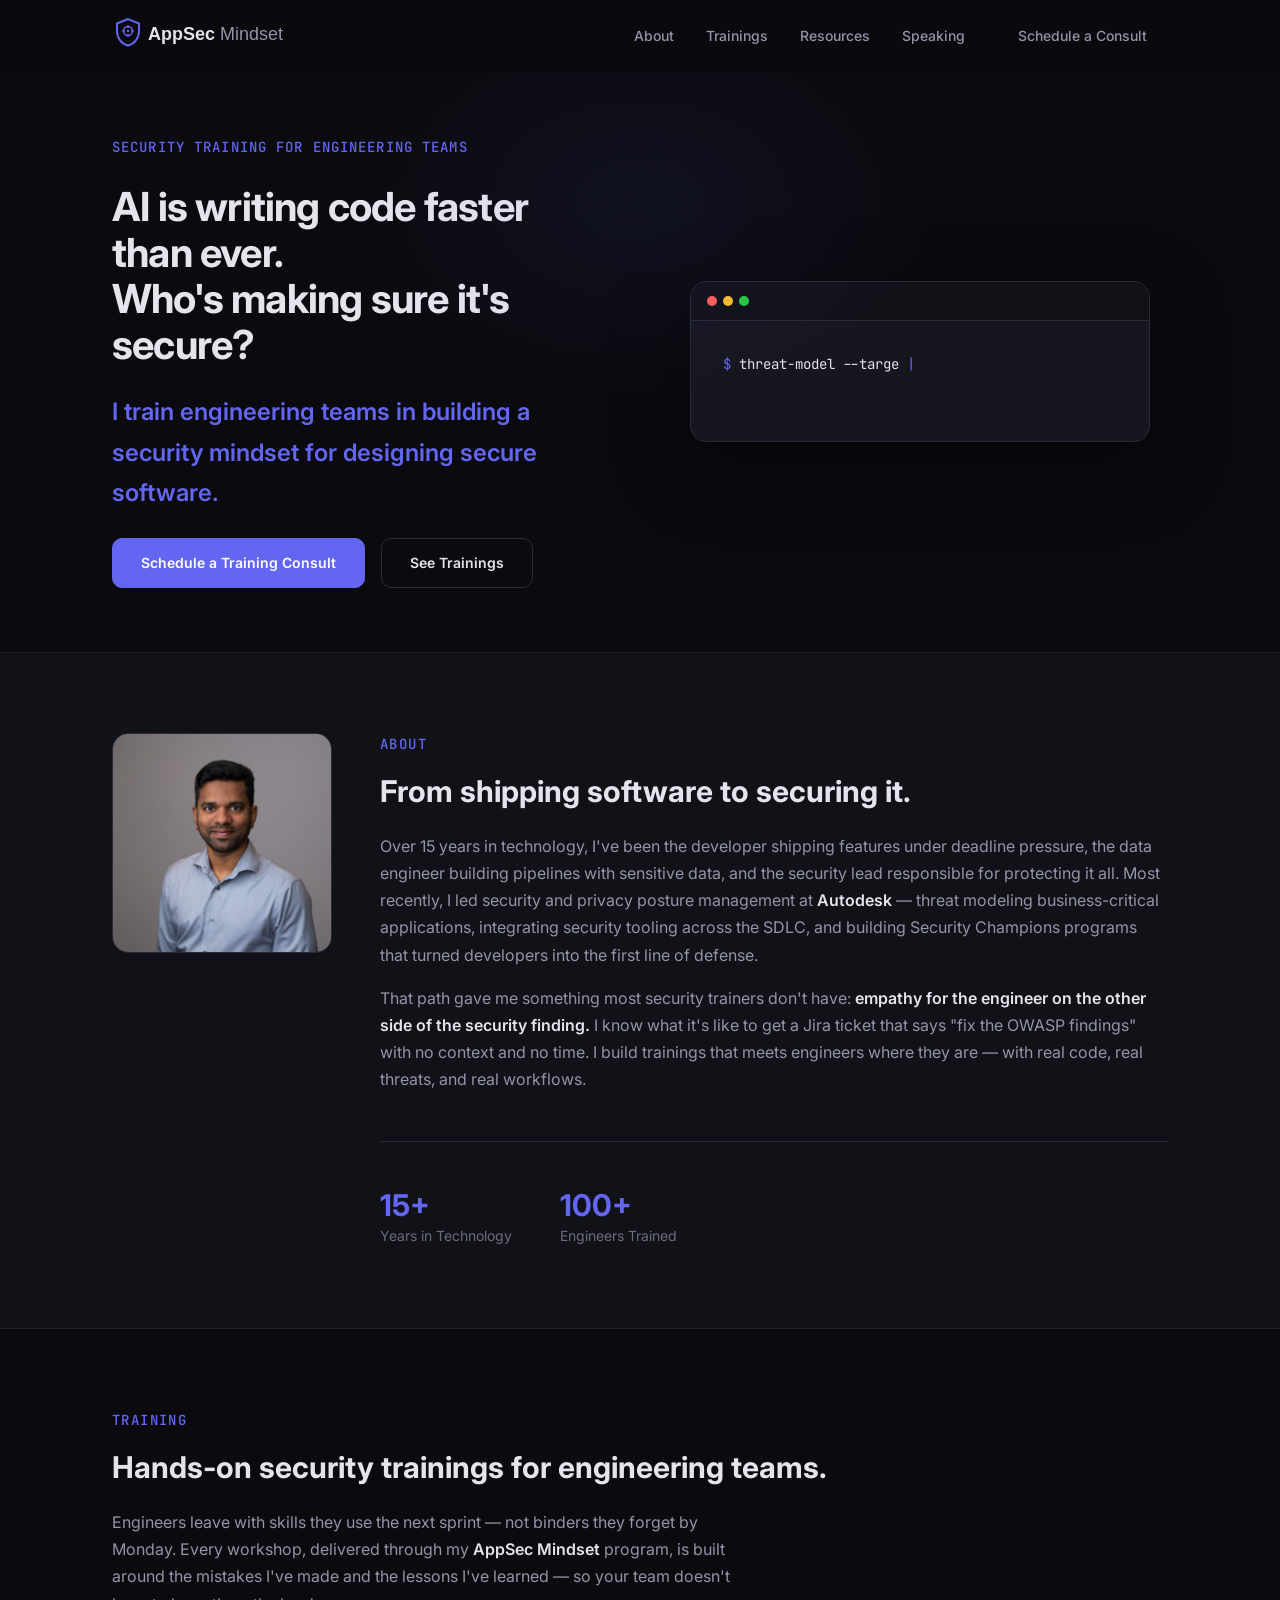
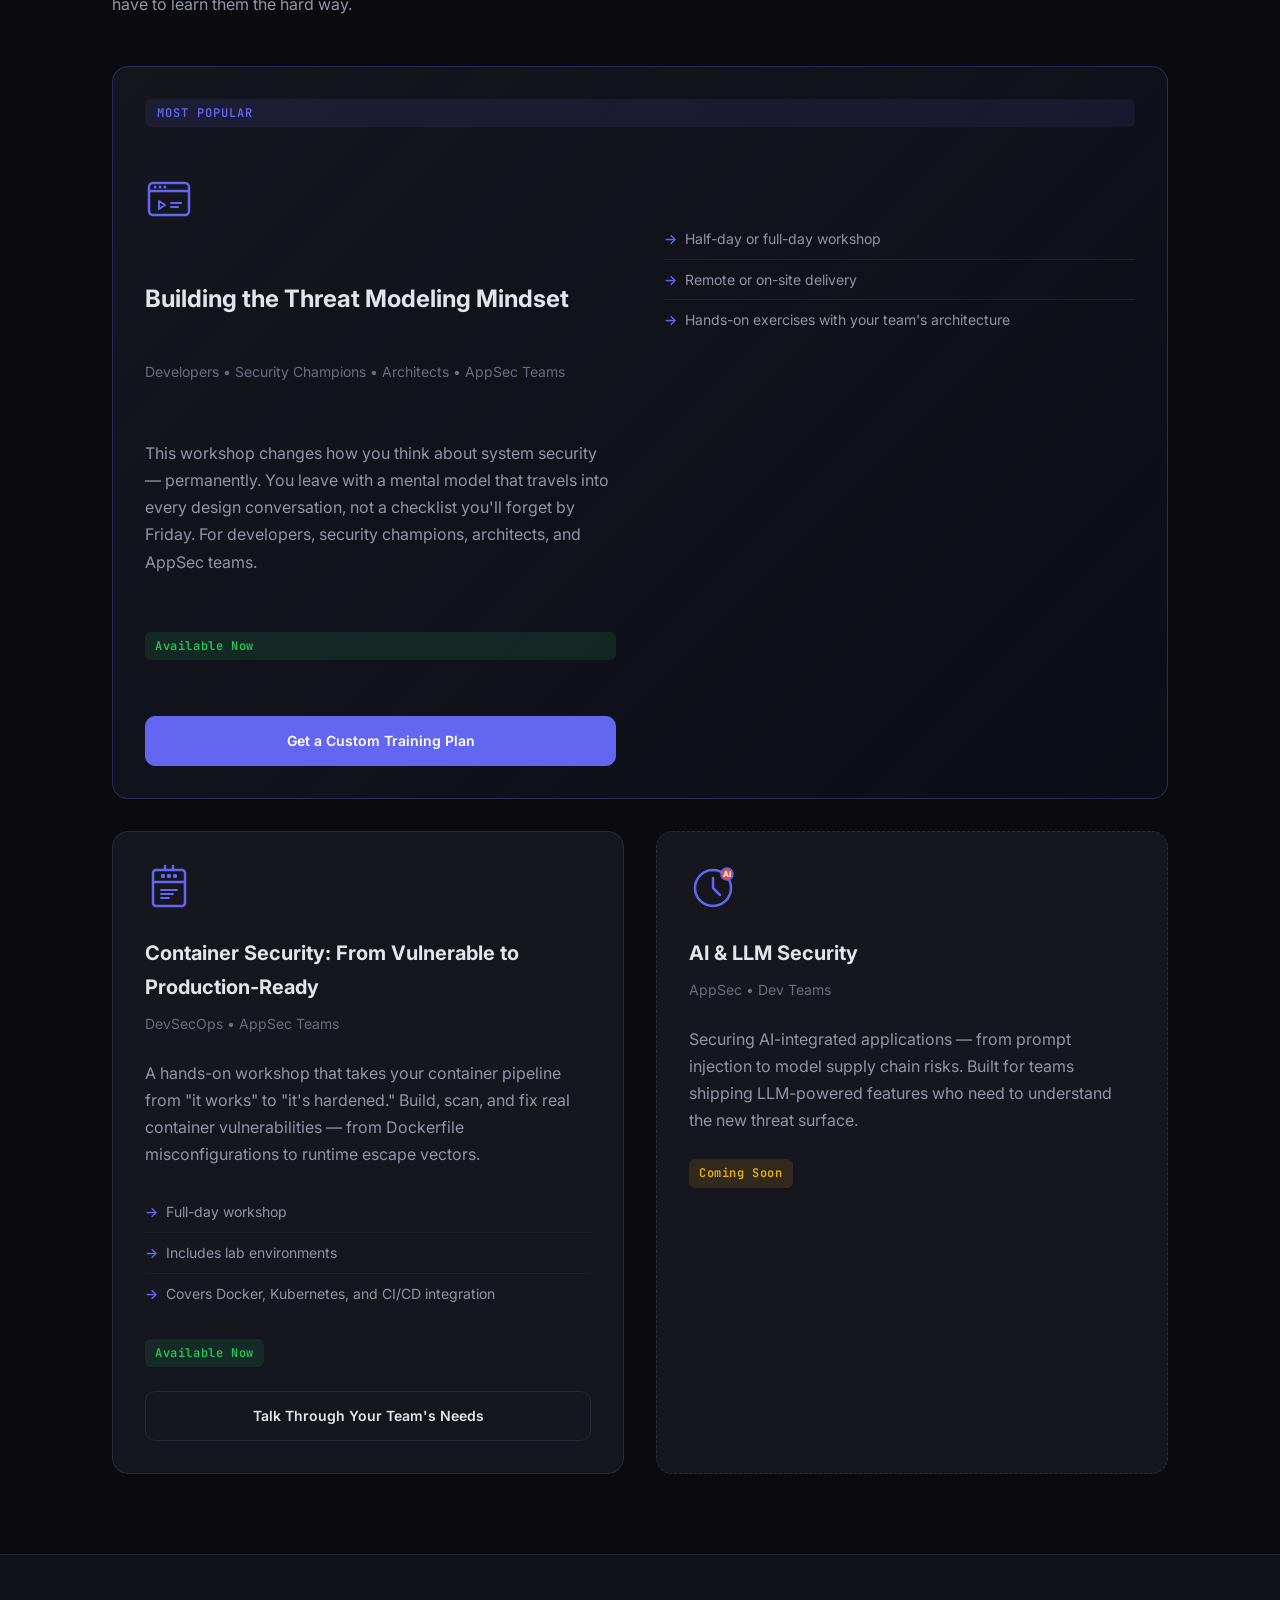
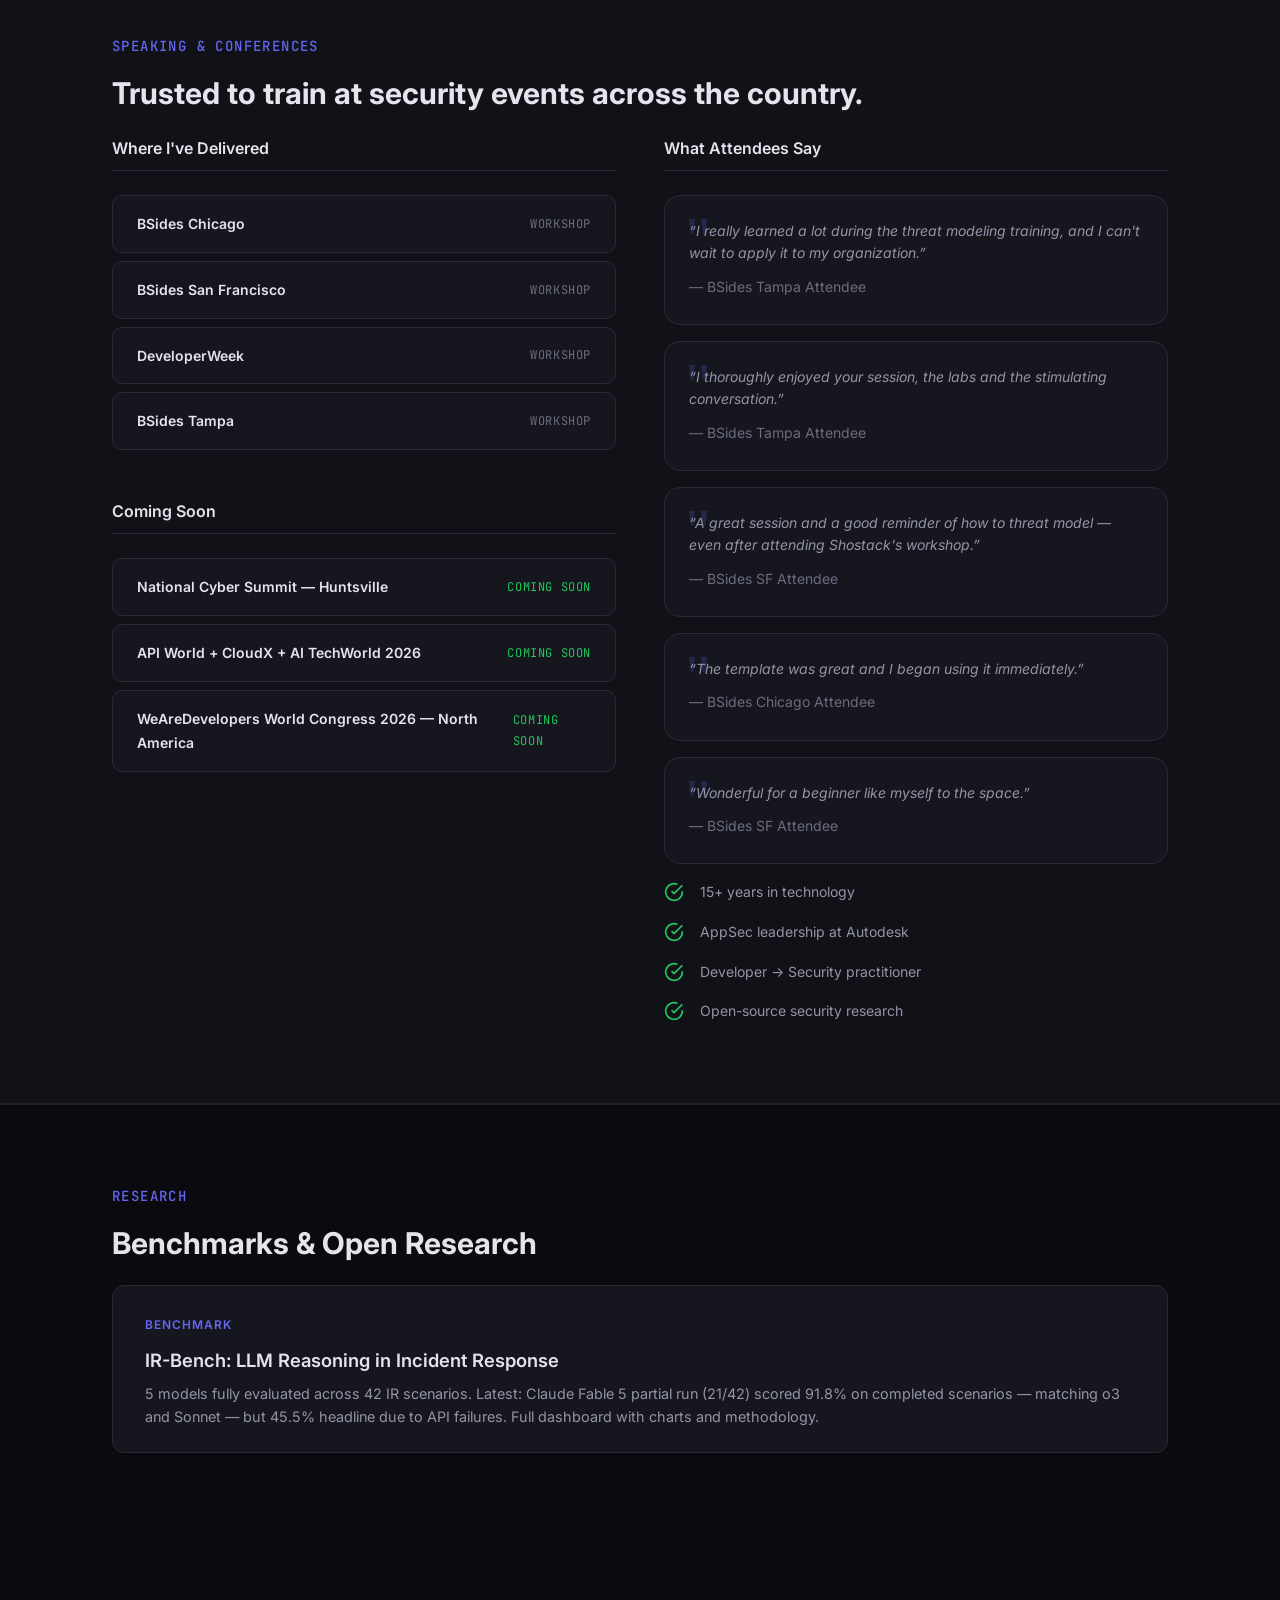
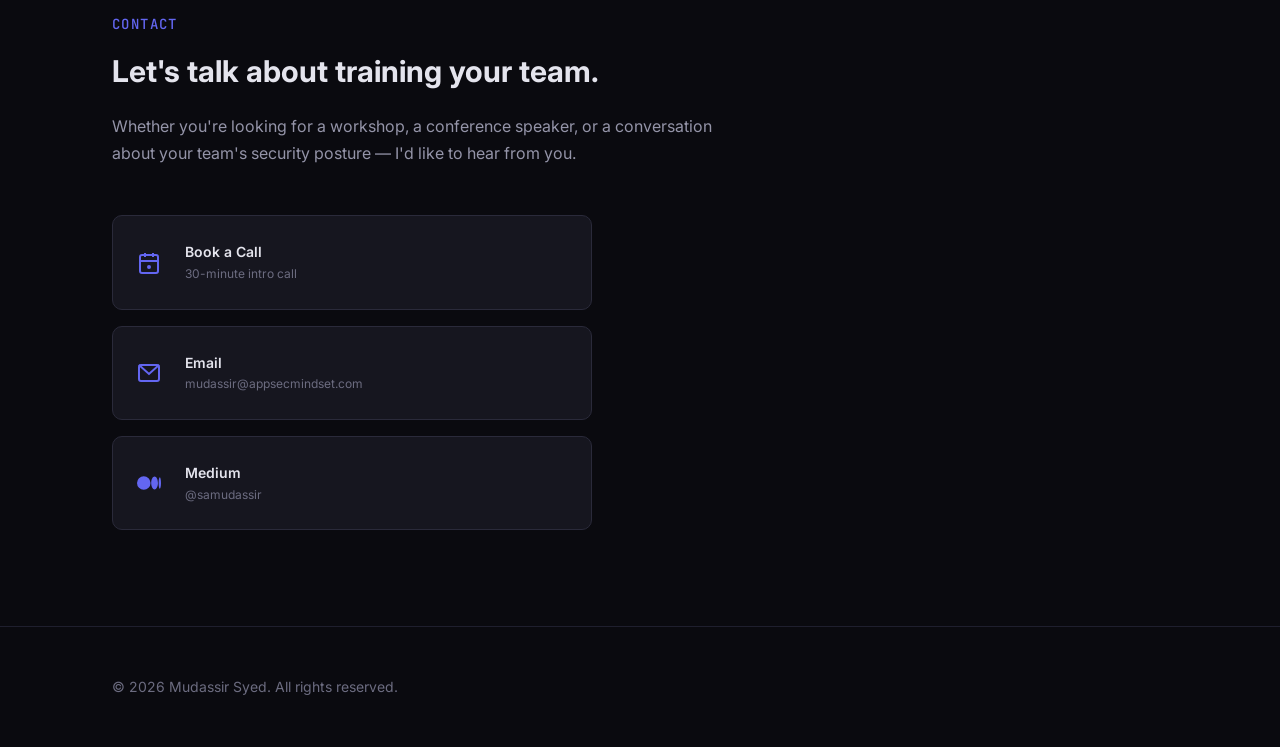
<file: index.html>
<!DOCTYPE html>
<html lang="en">
<head>
  <meta charset="UTF-8">
  <meta name="viewport" content="width=device-width, initial-scale=1.0">
  <title>Mudassir Syed — Security Training for Engineering Teams</title>
  <meta name="description" content="Security gaps don't start in production — they start in the code. Hands-on security training for engineering teams.">
  <meta name="keywords" content="security training, appsec, secure sdlc, threat modeling, container security, ai security, engineering teams">
  <meta name="author" content="Mudassir Syed">
  <meta name="robots" content="index, follow">

  <!-- Open Graph / Facebook -->
  <meta property="og:type" content="website">
  <meta property="og:url" content="https://appsecmindset.com">
  <meta property="og:title" content="Mudassir Syed — Security Training for Engineering Teams">
  <meta property="og:description" content="Security gaps don't start in production — they start in the code. Hands-on security training for engineering teams.">
  <meta property="og:image" content="https://appsecmindset.com/og-image.jpg">

  <!-- Twitter -->
  <meta property="twitter:card" content="summary_large_image">
  <meta property="twitter:url" content="https://appsecmindset.com">
  <meta property="twitter:title" content="Mudassir Syed — Security Training for Engineering Teams">
  <meta property="twitter:description" content="Security gaps don't start in production — they start in the code. Hands-on security training for engineering teams.">
  <meta property="twitter:image" content="https://appsecmindset.com/og-image.jpg">

  <!-- Favicon -->
  <link rel="icon" type="image/svg+xml" href="favicon.svg">

  <!-- Fonts -->
  <link rel="preconnect" href="https://fonts.googleapis.com">
  <link rel="preconnect" href="https://fonts.gstatic.com" crossorigin>
  <link href="https://fonts.googleapis.com/css2?family=Inter:wght@400;500;600;700&family=JetBrains+Mono:wght@400;500&display=swap" rel="stylesheet">

  <!-- Styles -->
  <link rel="stylesheet" href="styles.css">

  <!-- Structured Data -->
  <script type="application/ld+json">
  {
    "@context": "https://schema.org",
    "@type": "Person",
    "name": "Mudassir Syed",
    "jobTitle": "Security Trainer & Consultant",
    "description": "Security training for engineering teams specializing in threat modeling, container security, and AI/LLM security.",
    "url": "https://appsecmindset.com",
    "sameAs": [
      "https://medium.com/@samudassir"
    ],
    "knowsAbout": [
      "Application Security",
      "Threat Modeling",
      "Container Security",
      "AI Security",
      "Secure SDLC",
      "DevSecOps"
    ],
    "hasOccupation": {
      "@type": "Occupation",
      "name": "Security Trainer",
      "occupationLocation": {
        "@type": "Country",
        "name": "United States"
      }
    },
    "alumniOf": {
      "@type": "Organization",
      "name": "Autodesk"
    }
  }
  </script>
</head>
  <!-- Navigation -->
  <nav class="nav" id="nav">
    <div class="nav__inner container">
      <a href="#" class="nav__logo"><img src="logo.svg" alt="AppSec Mindset" class="nav__logo-img"></a>
      <button class="nav__toggle" id="nav-toggle" aria-label="Toggle navigation">
        <span></span>
        <span></span>
        <span></span>
      </button>
      <ul class="nav__links" id="nav-links">
        <li><a href="#about">About</a></li>
        <li><a href="#training">Trainings</a></li>
        <li class="nav__dropdown">
          <a href="#" class="nav__dropdown-toggle">Resources</a>
          <ul class="nav__dropdown-menu">
            <li><a href="phantomrise.html">Phantomrise</a></li>
            <li><a href="ir-bench.html">IR-Bench</a></li>
          </ul>
        </li>
        <li><a href="#speaking">Speaking</a></li>
        <li><a href="#contact" class="btn btn--nav">Schedule a Consult</a></li>
      </ul>
    </div>
  </nav>

  <!-- Hero -->
  <header class="hero" id="hero">
    <div class="container hero__inner">
      <div class="hero__content">
        <p class="hero__label">Security Training for Engineering Teams</p>
        <h1 class="hero__title">
          AI is writing code faster than ever.<br>
          Who's making sure it's secure?
        </h1>
        <p class="hero__subtitle">
          I train engineering teams in building a security mindset for designing secure software.
        </p>
        <div class="hero__cta">
          <a href="#contact" class="btn btn--primary">Schedule a Training Consult</a>
          <a href="#training" class="btn btn--outline">See Trainings</a>
        </div>
      </div>
      <div class="hero__visual">
        <div class="hero__terminal">
          <div class="terminal__header">
            <span class="terminal__dot terminal__dot--red"></span>
            <span class="terminal__dot terminal__dot--yellow"></span>
            <span class="terminal__dot terminal__dot--green"></span>
          </div>
          <div class="terminal__body">
            <div class="terminal__line">
              <span class="terminal__prompt">$</span>
              <span class="terminal__text" id="typewriter"></span>
              <span class="terminal__cursor">|</span>
            </div>
          </div>
        </div>
      </div>
    </div>
  </header>

  <!-- About -->
  <section class="about section" id="about">
    <div class="container">
      <div class="about__inner">
        <div class="about__photo">
          <div class="about__photo-placeholder">
            <img src="headshot.png" alt="Mudassir Syed — Security Trainer and AppSec Leader" />
          </div>
        </div>
        <div class="about__content">
          <h2 class="section__label">About</h2>
          <h3 class="section__title">From shipping software to securing it.</h3>
          <p>
            Over 15 years in technology, I've been the developer shipping features under deadline pressure,
            the data engineer building pipelines with sensitive data, and the security lead responsible
            for protecting it all. Most recently, I led security and privacy posture management at
            <strong>Autodesk</strong> — threat modeling business-critical applications, integrating security
            tooling across the SDLC, and building Security Champions programs that turned developers into
            the first line of defense.
          </p>
          <p>
            That path gave me something most security trainers don't have: <strong>empathy for the engineer on the other side of the security finding.</strong> I know what it's like to get a Jira ticket that says "fix the OWASP
            findings" with no context and no time. I build trainings that meets engineers where they are —
            with real code, real threats, and real workflows.
          </p>
          <div class="about__stats">
            <div class="stat">
              <span class="stat__number">15+</span>
              <span class="stat__label">Years in Technology</span>
            </div>
            <div class="stat">
              <span class="stat__number">100+</span>
              <span class="stat__label">Engineers Trained</span>
            </div>
          </div>
        </div>
      </div>
    </div>
  </section>

  <!-- Training -->
  <section class="training section" id="training">
    <div class="container">
      <h2 class="section__label">Training</h2>
      <h3 class="section__title">Hands-on security trainings for engineering teams.</h3>
      <p class="section__description">
        Engineers leave with skills they use the next sprint &mdash; not binders they forget by Monday.
        Every workshop, delivered through my <strong>AppSec Mindset</strong> program, is built around
        the mistakes I've made and the lessons I've learned &mdash; so your team doesn't have to learn them the hard way.
      </p>

      <div class="training__grid">
        <!-- Course 1: Hero Course -->
        <div class="course course--featured">
          <div class="course__badge">Most Popular</div>
          <div class="course__icon">
            <svg viewBox="0 0 48 48" fill="none" xmlns="http://www.w3.org/2000/svg">
              <rect x="4" y="8" width="40" height="32" rx="4" stroke="currentColor" stroke-width="2.5"/>
              <path d="M4 16h40" stroke="currentColor" stroke-width="2.5"/>
              <circle cx="10" cy="12" r="1.5" fill="currentColor"/>
              <circle cx="15" cy="12" r="1.5" fill="currentColor"/>
              <circle cx="20" cy="12" r="1.5" fill="currentColor"/>
              <path d="M14 26l6 4-6 4V26z" stroke="currentColor" stroke-width="2" stroke-linejoin="round"/>
              <path d="M26 28h10M26 32h7" stroke="currentColor" stroke-width="2" stroke-linecap="round"/>
            </svg>
          </div>
          <h4 class="course__title">Building the Threat Modeling Mindset</h4>
          <p class="course__audience">Developers &bull; Security Champions &bull; Architects &bull; AppSec Teams</p>
          <p class="course__description">
            This workshop changes how you think about system security — permanently. You leave with a mental model that travels into every design conversation, not a checklist you'll forget by Friday.
For developers, security champions, architects, and AppSec teams.
          </p>
          <ul class="course__details">
            <li>Half-day or full-day workshop</li>
            <li>Remote or on-site delivery</li>
            <li>Hands-on exercises with your team's architecture</li>
          </ul>
          <span class="course__status course__status--available">Available Now</span>
          <a href="#contact" class="btn btn--primary btn--full">Get a Custom Training Plan</a>
        </div>

        <!-- Course 2 -->
        <div class="course">
          <div class="course__icon">
            <svg viewBox="0 0 48 48" fill="none" xmlns="http://www.w3.org/2000/svg">
              <rect x="8" y="6" width="32" height="36" rx="3" stroke="currentColor" stroke-width="2.5"/>
              <path d="M8 18h32" stroke="currentColor" stroke-width="2.5"/>
              <path d="M20 6V2M28 6V2" stroke="currentColor" stroke-width="2.5" stroke-linecap="round"/>
              <path d="M16 26h16M16 30h12M16 34h8" stroke="currentColor" stroke-width="2" stroke-linecap="round"/>
              <rect x="16" y="10" width="4" height="4" rx="1" fill="currentColor"/>
              <rect x="22" y="10" width="4" height="4" rx="1" fill="currentColor"/>
              <rect x="28" y="10" width="4" height="4" rx="1" fill="currentColor"/>
            </svg>
          </div>
          <h4 class="course__title">Container Security: From Vulnerable to Production-Ready</h4>
          <p class="course__audience">DevSecOps &bull; AppSec Teams</p>
          <p class="course__description">
            A hands-on workshop that takes your container pipeline from "it works" to "it's hardened."
            Build, scan, and fix real container vulnerabilities — from Dockerfile misconfigurations
            to runtime escape vectors.
          </p>
          <ul class="course__details">
            <li>Full-day workshop</li>
            <li>Includes lab environments</li>
            <li>Covers Docker, Kubernetes, and CI/CD integration</li>
          </ul>
          <span class="course__status course__status--available">Available Now</span>
          <a href="#contact" class="btn btn--outline btn--full">Talk Through Your Team's Needs</a>
        </div>

        <!-- Course 3: Coming Soon -->
        <div class="course course--upcoming">
          <div class="course__icon">
            <svg viewBox="0 0 48 48" fill="none" xmlns="http://www.w3.org/2000/svg">
              <circle cx="24" cy="24" r="18" stroke="currentColor" stroke-width="2.5"/>
              <path d="M24 14v10l7 7" stroke="currentColor" stroke-width="2.5" stroke-linecap="round" stroke-linejoin="round"/>
              <circle cx="38" cy="10" r="6" fill="#e74c3c" stroke="currentColor" stroke-width="1.5"/>
              <text x="38" y="13" text-anchor="middle" fill="white" font-size="8" font-weight="bold">AI</text>
            </svg>
          </div>
          <h4 class="course__title">AI &amp; LLM Security</h4>
          <p class="course__audience">AppSec &bull; Dev Teams</p>
          <p class="course__description">
            Securing AI-integrated applications — from prompt injection to model supply chain risks.
            Built for teams shipping LLM-powered features who need to understand the new threat surface.
          </p>
          <span class="course__status course__status--soon">Coming Soon</span>
        </div>
      </div>
    </div>
  </section>

  <!-- Speaking & Credibility -->
  <section class="speaking section" id="speaking">
    <div class="container">
      <h2 class="section__label">Speaking &amp; Conferences</h2>
      <h3 class="section__title">Trusted to train at security events across the country.</h3>

      <div class="speaking__grid">
        <div class="speaking__events">
          <h4 class="speaking__heading">Where I've Delivered</h4>
          <div class="event-list">
            <div class="event">
              <span class="event__name">BSides Chicago</span>
              <span class="event__type">Workshop</span>
            </div>
            <div class="event">
              <span class="event__name">BSides San Francisco</span>
              <span class="event__type">Workshop</span>
            </div>
            <div class="event">
              <span class="event__name">DeveloperWeek</span>
              <span class="event__type">Workshop</span>
            </div>
            <div class="event">
              <span class="event__name">BSides Tampa</span>
              <span class="event__type">Workshop</span>
            </div>
          </div>

          <h4 class="speaking__heading speaking__heading--upcoming">Coming Soon</h4>
          <div class="event-list">
            <div class="event event--upcoming">
              <span class="event__name">National Cyber Summit — Huntsville</span>
              <span class="event__type">Coming Soon</span>
            </div>
            <div class="event event--upcoming">
              <span class="event__name">API World + CloudX + AI TechWorld 2026</span>
              <span class="event__type">Coming Soon</span>
            </div>
            <div class="event event--upcoming">
              <span class="event__name">WeAreDevelopers World Congress 2026 — North America</span>
              <span class="event__type">Coming Soon</span>
            </div>
          </div>
        </div>

        <div class="speaking__proof">
          <h4 class="speaking__heading">What Attendees Say</h4>
          <div class="testimonial">
            <blockquote class="testimonial__quote">
              &ldquo;I really learned a lot during the threat modeling training, and I can't
              wait to apply it to my organization.&rdquo;
            </blockquote>
            <cite class="testimonial__cite">
              &mdash; BSides Tampa Attendee
            </cite>
          </div>

          <div class="testimonial">
            <blockquote class="testimonial__quote">
              &ldquo;I thoroughly enjoyed your session, the labs and the stimulating conversation.&rdquo;
            </blockquote>
            <cite class="testimonial__cite">
              &mdash; BSides Tampa Attendee
            </cite>
          </div>

          <div class="testimonial">
            <blockquote class="testimonial__quote">
              &ldquo;A great session and a good reminder of how to threat model &mdash;
              even after attending Shostack's workshop.&rdquo;
            </blockquote>
            <cite class="testimonial__cite">
              &mdash; BSides SF Attendee
            </cite>
          </div>

          <div class="testimonial">
            <blockquote class="testimonial__quote">
              &ldquo;The template was great and I began using it immediately.&rdquo;
            </blockquote>
            <cite class="testimonial__cite">
              &mdash; BSides Chicago Attendee
            </cite>
          </div>

          <div class="testimonial">
            <blockquote class="testimonial__quote">
              &ldquo;Wonderful for a beginner like myself to the space.&rdquo;
            </blockquote>
            <cite class="testimonial__cite">
              &mdash; BSides SF Attendee
            </cite>
          </div>

          <div class="credibility__highlights">
            <div class="highlight">
              <svg class="highlight__icon" viewBox="0 0 24 24" fill="none" stroke="currentColor" stroke-width="2">
                <path d="M22 11.08V12a10 10 0 1 1-5.93-9.14"/>
                <polyline points="22 4 12 14.01 9 11.01"/>
              </svg>
              <span>15+ years in technology</span>
            </div>
            <div class="highlight">
              <svg class="highlight__icon" viewBox="0 0 24 24" fill="none" stroke="currentColor" stroke-width="2">
                <path d="M22 11.08V12a10 10 0 1 1-5.93-9.14"/>
                <polyline points="22 4 12 14.01 9 11.01"/>
              </svg>
              <span>AppSec leadership at Autodesk</span>
            </div>
            <div class="highlight">
              <svg class="highlight__icon" viewBox="0 0 24 24" fill="none" stroke="currentColor" stroke-width="2">
                <path d="M22 11.08V12a10 10 0 1 1-5.93-9.14"/>
                <polyline points="22 4 12 14.01 9 11.01"/>
              </svg>
              <span>Developer &rarr; Security practitioner</span>
            </div>
            <div class="highlight">
              <svg class="highlight__icon" viewBox="0 0 24 24" fill="none" stroke="currentColor" stroke-width="2">
                <path d="M22 11.08V12a10 10 0 1 1-5.93-9.14"/>
                <polyline points="22 4 12 14.01 9 11.01"/>
              </svg>
              <span>Open-source security research</span>
            </div>
          </div>
        </div>
      </div>
    </div>
  </section>

  <!-- Research -->
  <section class="section" id="research" style="border-top: 1px solid var(--color-border-light, #1f1f2e);">
    <div class="container">
      <h2 class="section__label">Research</h2>
      <h3 class="section__title">Benchmarks &amp; Open Research</h3>
      <div style="display: grid; gap: 1.25rem; margin-top: 1.5rem;">
        <a href="ir-bench.html" style="display: block; background: var(--color-bg-card, #16161f); border: 1px solid var(--color-border, #2a2a3a); border-radius: 12px; padding: 1.5rem 2rem; text-decoration: none; transition: background 0.2s;">
          <span style="font-size: 0.75rem; text-transform: uppercase; letter-spacing: 0.08em; color: var(--color-accent, #6366f1); font-weight: 600;">Benchmark</span>
          <h4 style="font-size: 1.15rem; font-weight: 600; color: var(--color-text, #e4e4ed); margin: 0.5rem 0 0.35rem;">IR-Bench: LLM Reasoning in Incident Response</h4>
          <p style="font-size: 0.9rem; color: var(--color-text-secondary, #9494a8); line-height: 1.6; margin: 0;">
            5 models fully evaluated across 42 IR scenarios. Latest: Claude Fable 5 partial run (21/42) scored 91.8% on completed scenarios &mdash; matching o3 and Sonnet &mdash; but 45.5% headline due to API failures. Full dashboard with charts and methodology.
          </p>
        </a>
      </div>
    </div>
  </section>

  <!-- Contact -->
  <section class="contact section" id="contact">
    <div class="container">
      <h2 class="section__label">Contact</h2>
      <h3 class="section__title">Let's talk about training your team.</h3>
      <p class="section__description">
        Whether you're looking for a workshop, a conference speaker, or a conversation about
        your team's security posture — I'd like to hear from you.
      </p>

      <div class="contact__inner">
        <div class="contact__links">

          <a href="https://calendly.com/samudassir/30min" class="contact-link" target="_blank" rel="noopener noreferrer">
            <svg class="contact-link__icon" viewBox="0 0 24 24" fill="none" stroke="currentColor" stroke-width="2">
              <rect x="3" y="4" width="18" height="18" rx="2"/>
              <path d="M3 10h18"/>
              <path d="M16 2v4M8 2v4"/>
              <circle cx="12" cy="16" r="1" fill="currentColor"/>
            </svg>
            <div>
              <span class="contact-link__label">Book a Call</span>
              <span class="contact-link__detail">30-minute intro call</span>
            </div>
          </a>

          <a href="mailto:mudassir@appsecmindset.com" class="contact-link">
            <svg class="contact-link__icon" viewBox="0 0 24 24" fill="none" stroke="currentColor" stroke-width="2">
              <rect x="2" y="4" width="20" height="16" rx="2"/>
              <path d="M22 4L12 13 2 4"/>
            </svg>
            <div>
              <span class="contact-link__label">Email</span>
              <span class="contact-link__detail">mudassir@appsecmindset.com</span>
            </div>
          </a>

          <a href="https://medium.com/@samudassir" class="contact-link" target="_blank" rel="noopener noreferrer">
            <svg class="contact-link__icon" viewBox="0 0 24 24" fill="currentColor">
              <path d="M13.54 12a6.8 6.8 0 01-6.77 6.82A6.8 6.8 0 010 12a6.8 6.8 0 016.77-6.82A6.8 6.8 0 0113.54 12zm7.42 0c0 3.54-1.51 6.42-3.38 6.42-1.87 0-3.39-2.88-3.39-6.42s1.52-6.42 3.39-6.42 3.38 2.88 3.38 6.42M24 12c0 3.17-.53 5.75-1.19 5.75-.66 0-1.19-2.58-1.19-5.75s.53-5.75 1.19-5.75C23.47 6.25 24 8.83 24 12z"/>
            </svg>
            <div>
              <span class="contact-link__label">Medium</span>
              <span class="contact-link__detail">@samudassir</span>
            </div>
          </a>
        </div>
      </div>
    </div>
  </section>

  <!-- Footer -->
  <footer class="footer">
    <div class="container footer__inner">
      <p class="footer__copy">&copy; 2026 Mudassir Syed. All rights reserved.</p>
    </div>
  </footer>

  <script src="main.js"></script>
</body>
</html>
</file>
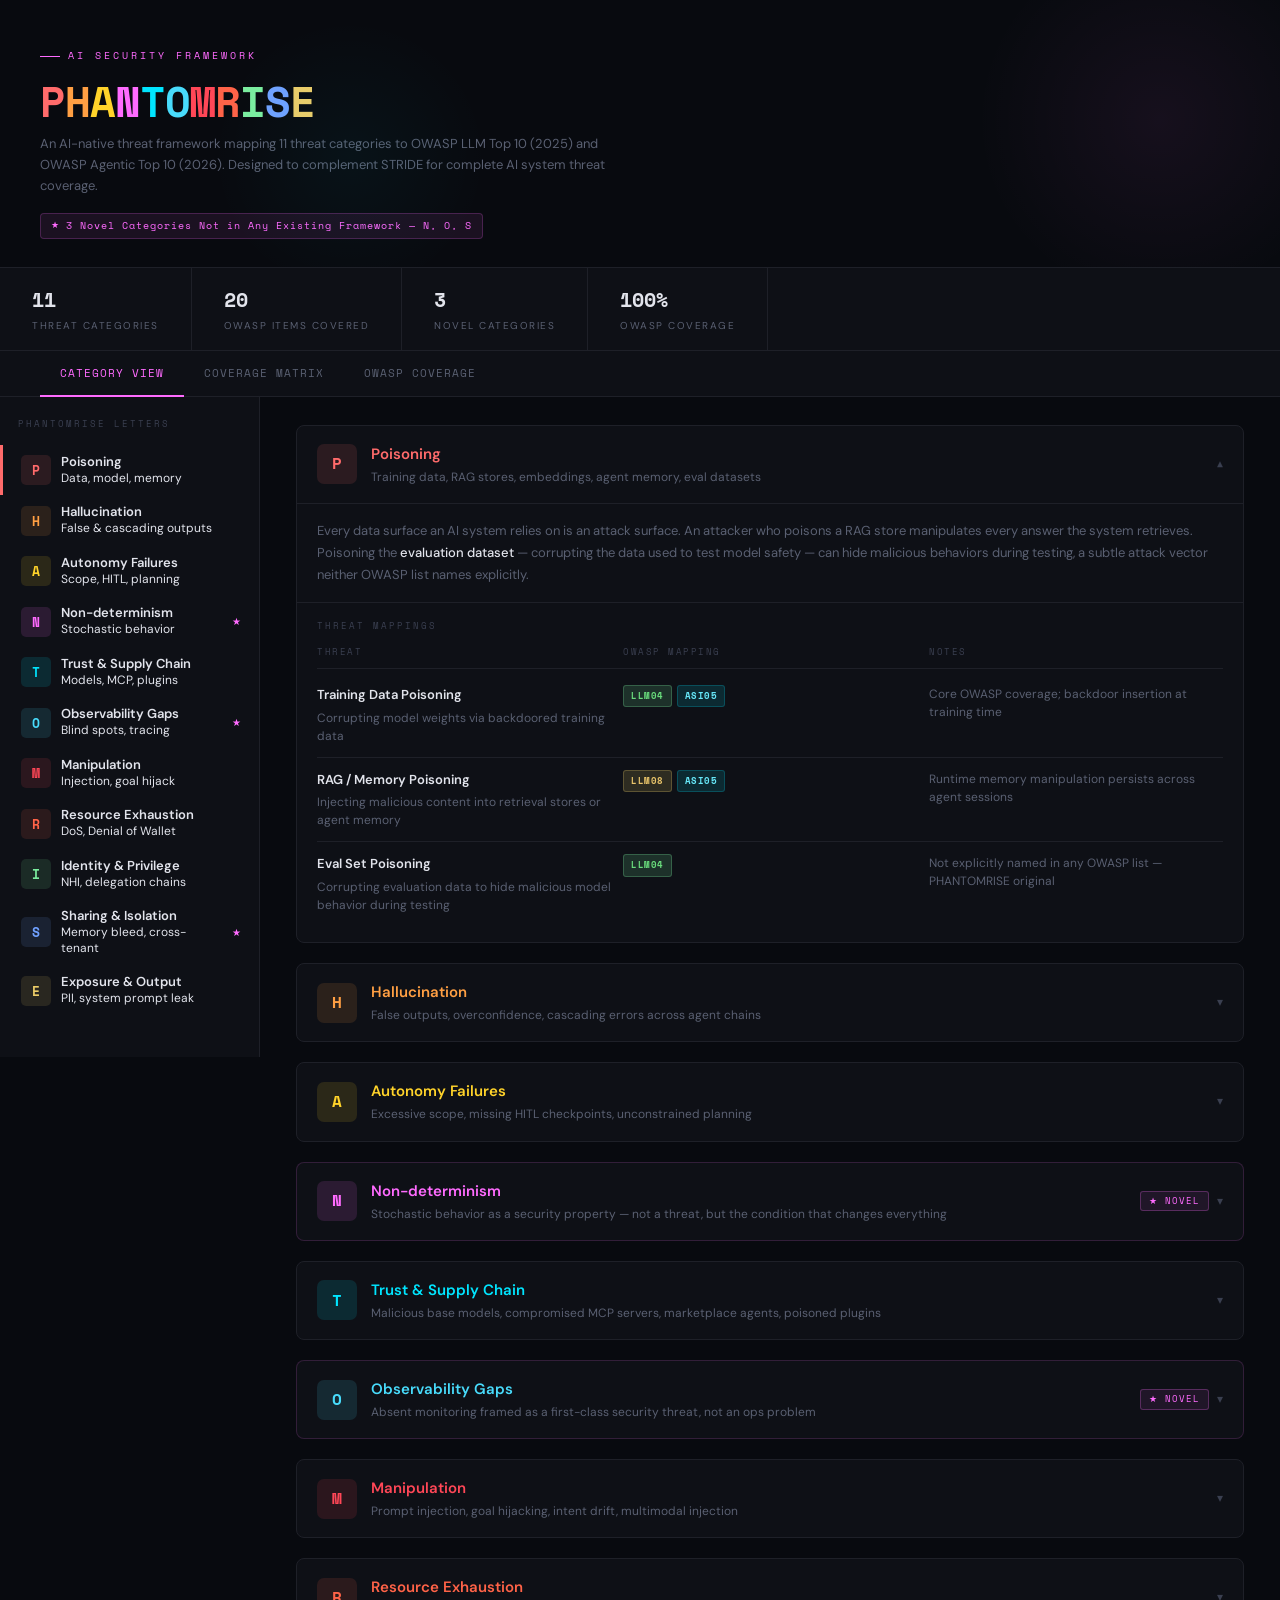
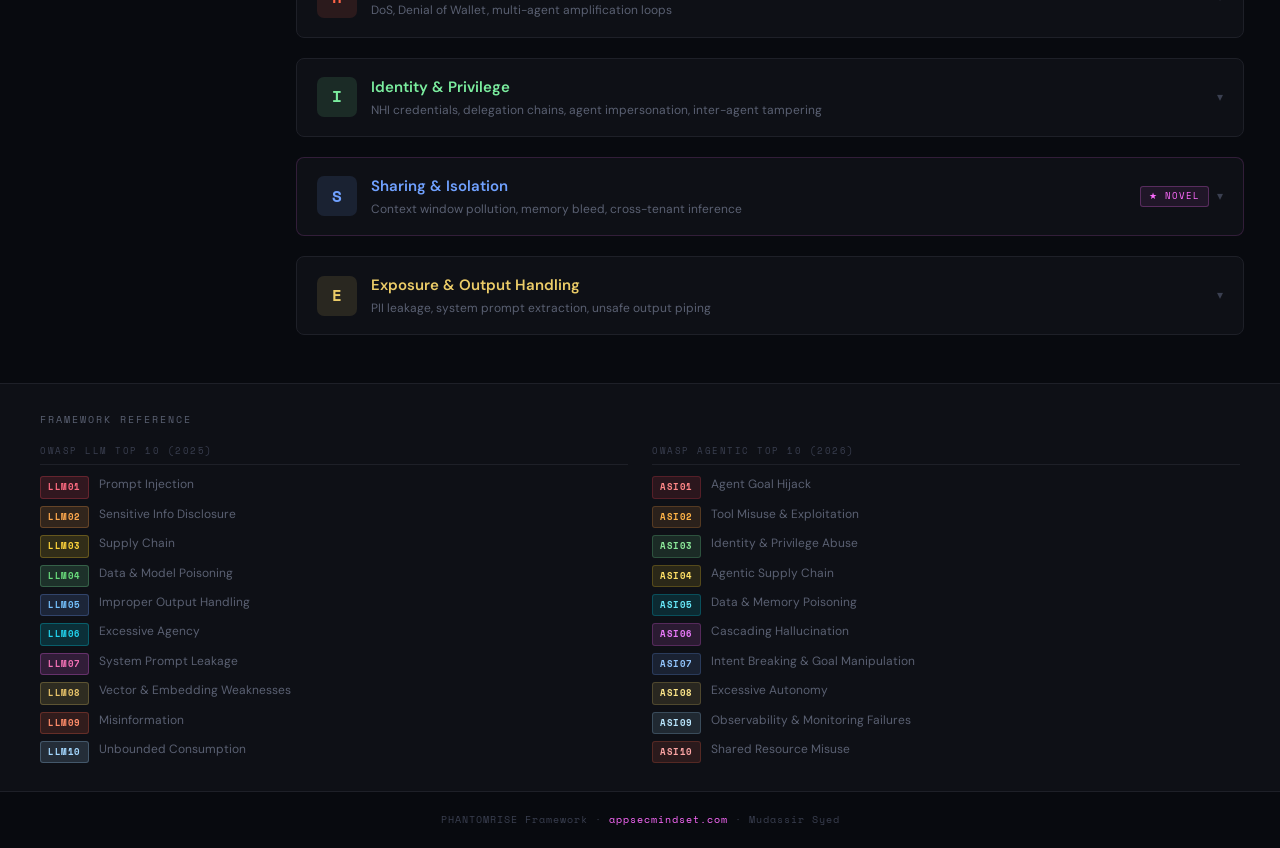
<file: phantomrise-mapping.html>
<!DOCTYPE html>
<html lang="en">
<head>
<meta charset="UTF-8">
<meta name="viewport" content="width=device-width, initial-scale=1.0">
<title>PHANTOMRISE × OWASP Threat Mapping</title>
<link href="https://fonts.googleapis.com/css2?family=Space+Mono:wght@400;700&family=DM+Sans:wght@300;400;500;700&display=swap" rel="stylesheet">
<style>
  :root {
    --bg: #080a0f;
    --surface: #0e1016;
    --surface2: #161820;
    --border: #1e2028;
    --text: #e2e4ec;
    --muted: #5a6072;
    --muted2: #3a3f50;

    /* PHANTOMRISE letter colors */
    --P: #ff6b6b;
    --H: #ff9f43;
    --A: #ffd32a;
    --N: #ff6bff;
    --T: #00e5ff;
    --O: #48dbfb;
    --M: #ff4757;
    --R: #ff6348;
    --I: #7bed9f;
    --S: #70a1ff;
    --E: #eccc68;

    /* Novel category highlight */
    --novel: #ff6bff;
    --novel-bg: rgba(255,107,255,0.08);
  }

  * { box-sizing: border-box; margin: 0; padding: 0; }

  body {
    background: var(--bg);
    color: var(--text);
    font-family: 'DM Sans', sans-serif;
    font-size: 14px;
    line-height: 1.6;
    min-height: 100vh;
  }

  /* Header */
  header {
    padding: 48px 40px 28px;
    border-bottom: 1px solid var(--border);
    position: relative;
    overflow: hidden;
  }

  header::before {
    content: '';
    position: absolute;
    top: -80px; right: -80px;
    width: 400px; height: 400px;
    background: radial-gradient(circle, rgba(255,107,255,0.06) 0%, transparent 65%);
    pointer-events: none;
  }

  header::after {
    content: '';
    position: absolute;
    bottom: -40px; left: 200px;
    width: 300px; height: 300px;
    background: radial-gradient(circle, rgba(0,229,255,0.04) 0%, transparent 65%);
    pointer-events: none;
  }

  .header-tag {
    font-family: 'Space Mono', monospace;
    font-size: 10px;
    color: var(--novel);
    letter-spacing: 3px;
    text-transform: uppercase;
    margin-bottom: 14px;
    display: flex;
    align-items: center;
    gap: 8px;
  }

  .header-tag::before {
    content: '';
    display: inline-block;
    width: 20px;
    height: 1px;
    background: var(--novel);
  }

  h1 {
    font-family: 'Space Mono', monospace;
    font-size: clamp(24px, 4vw, 42px);
    font-weight: 700;
    line-height: 1.1;
    margin-bottom: 6px;
    letter-spacing: -1px;
  }

  .phantom-letters {
    display: inline-flex;
    gap: 0;
  }

  .pl { display: inline-block; }
  .pl-P { color: var(--P); }
  .pl-H { color: var(--H); }
  .pl-A { color: var(--A); }
  .pl-N { color: var(--N); }
  .pl-T { color: var(--T); }
  .pl-O { color: var(--O); }
  .pl-M { color: var(--M); }
  .pl-R { color: var(--R); }
  .pl-I { color: var(--I); }
  .pl-S { color: var(--S); }
  .pl-E { color: var(--E); }

  .subtitle {
    color: var(--muted);
    font-size: 13px;
    max-width: 600px;
    margin-top: 10px;
  }

  .novel-badge {
    display: inline-flex;
    align-items: center;
    gap: 6px;
    background: var(--novel-bg);
    border: 1px solid rgba(255,107,255,0.2);
    color: var(--novel);
    font-family: 'Space Mono', monospace;
    font-size: 10px;
    letter-spacing: 1px;
    padding: 4px 10px;
    border-radius: 4px;
    margin-top: 16px;
  }

  .novel-badge::before {
    content: '★';
    font-size: 9px;
  }

  /* Stats */
  .stats-bar {
    display: flex;
    gap: 0;
    border-bottom: 1px solid var(--border);
    background: var(--surface);
  }

  .stat {
    padding: 16px 32px;
    border-right: 1px solid var(--border);
    display: flex;
    flex-direction: column;
    gap: 2px;
  }

  .stat-num {
    font-family: 'Space Mono', monospace;
    font-size: 20px;
    font-weight: 700;
    color: var(--text);
  }

  .stat-label {
    font-size: 10px;
    color: var(--muted);
    text-transform: uppercase;
    letter-spacing: 1.5px;
  }

  /* Tabs */
  .tabs {
    display: flex;
    gap: 0;
    border-bottom: 1px solid var(--border);
    background: var(--surface);
    padding: 0 40px;
  }

  .tab-btn {
    padding: 14px 20px;
    background: none;
    border: none;
    border-bottom: 2px solid transparent;
    color: var(--muted);
    cursor: pointer;
    font-family: 'Space Mono', monospace;
    font-size: 11px;
    letter-spacing: 1px;
    text-transform: uppercase;
    transition: all 0.15s;
    margin-bottom: -1px;
  }

  .tab-btn:hover { color: var(--text); }
  .tab-btn.active { color: var(--novel); border-bottom-color: var(--novel); }

  /* Layout */
  .layout {
    display: grid;
    grid-template-columns: 260px 1fr;
    min-height: calc(100vh - 240px);
  }

  /* Sidebar */
  .sidebar {
    border-right: 1px solid var(--border);
    background: var(--surface);
    position: sticky;
    top: 0;
    height: calc(100vh - 240px);
    overflow-y: auto;
    padding: 20px 0;
  }

  .sidebar-title {
    font-family: 'Space Mono', monospace;
    font-size: 9px;
    letter-spacing: 2px;
    color: var(--muted2);
    text-transform: uppercase;
    padding: 0 18px 14px;
  }

  .letter-btn {
    display: flex;
    align-items: center;
    gap: 10px;
    width: 100%;
    padding: 9px 18px;
    background: none;
    border: none;
    color: var(--text);
    cursor: pointer;
    text-align: left;
    font-family: 'DM Sans', sans-serif;
    font-size: 13px;
    transition: all 0.12s;
    border-left: 3px solid transparent;
    position: relative;
  }

  .letter-btn:hover { background: rgba(255,255,255,0.03); }
  .letter-btn.active { background: rgba(255,255,255,0.04); }

  .letter-icon {
    width: 30px; height: 30px;
    border-radius: 5px;
    display: flex;
    align-items: center;
    justify-content: center;
    font-family: 'Space Mono', monospace;
    font-size: 13px;
    font-weight: 700;
    flex-shrink: 0;
  }

  .letter-name {
    flex: 1;
    font-size: 12px;
    line-height: 1.3;
  }

  .letter-name strong {
    display: block;
    font-size: 13px;
    font-weight: 600;
  }

  .novel-star {
    font-size: 10px;
    color: var(--novel);
    flex-shrink: 0;
  }

  /* Main */
  .main {
    padding: 28px 36px;
    overflow-y: auto;
  }

  /* Category cards */
  .category-card {
    background: var(--surface);
    border: 1px solid var(--border);
    border-radius: 8px;
    margin-bottom: 20px;
    overflow: hidden;
    transition: border-color 0.2s;
  }

  .category-card:hover { border-color: var(--border); }

  .category-card.novel {
    border-color: rgba(255,107,255,0.15);
  }

  .category-card.novel:hover {
    border-color: rgba(255,107,255,0.3);
  }

  .cat-header {
    display: flex;
    align-items: center;
    gap: 14px;
    padding: 16px 20px;
    cursor: pointer;
    user-select: none;
  }

  .cat-letter {
    width: 40px; height: 40px;
    border-radius: 7px;
    display: flex;
    align-items: center;
    justify-content: center;
    font-family: 'Space Mono', monospace;
    font-size: 16px;
    font-weight: 700;
    flex-shrink: 0;
  }

  .cat-info { flex: 1; }

  .cat-name {
    font-weight: 600;
    font-size: 15px;
    margin-bottom: 2px;
  }

  .cat-tagline {
    color: var(--muted);
    font-size: 12px;
  }

  .cat-meta {
    display: flex;
    align-items: center;
    gap: 8px;
  }

  .novel-pill {
    background: var(--novel-bg);
    border: 1px solid rgba(255,107,255,0.25);
    color: var(--novel);
    font-family: 'Space Mono', monospace;
    font-size: 9px;
    letter-spacing: 1px;
    padding: 2px 8px;
    border-radius: 3px;
    text-transform: uppercase;
  }

  .chevron {
    color: var(--muted2);
    font-size: 12px;
    transition: transform 0.2s;
  }

  .category-card.expanded .chevron { transform: rotate(180deg); }

  .cat-body {
    display: none;
    border-top: 1px solid var(--border);
  }

  .category-card.expanded .cat-body { display: block; }

  .cat-description {
    padding: 16px 20px;
    color: var(--muted);
    font-size: 13px;
    line-height: 1.7;
    border-bottom: 1px solid var(--border);
  }

  .cat-description em {
    color: var(--text);
    font-style: normal;
    font-weight: 500;
  }

  /* Threats grid */
  .threats-section {
    padding: 16px 20px;
  }

  .threats-title {
    font-family: 'Space Mono', monospace;
    font-size: 9px;
    letter-spacing: 2px;
    color: var(--muted2);
    text-transform: uppercase;
    margin-bottom: 12px;
  }

  .threat-row {
    display: grid;
    grid-template-columns: 1fr 1fr 1fr;
    gap: 12px;
    padding: 12px 0;
    border-bottom: 1px solid var(--border);
    align-items: start;
  }

  .threat-row:last-child { border-bottom: none; }

  .threat-grid-header {
    display: grid;
    grid-template-columns: 1fr 1fr 1fr;
    gap: 12px;
    padding: 0 0 8px;
    border-bottom: 1px solid var(--border);
    margin-bottom: 4px;
  }

  .grid-col-title {
    font-family: 'Space Mono', monospace;
    font-size: 9px;
    letter-spacing: 1.5px;
    color: var(--muted2);
    text-transform: uppercase;
  }

  .threat-name {
    font-weight: 600;
    font-size: 13px;
    margin-bottom: 3px;
    color: var(--text);
  }

  .threat-detail {
    font-size: 12px;
    color: var(--muted);
    line-height: 1.5;
  }

  .owasp-badges {
    display: flex;
    flex-wrap: wrap;
    gap: 5px;
  }

  .owasp-badge {
    font-family: 'Space Mono', monospace;
    font-size: 9px;
    padding: 3px 7px;
    border-radius: 3px;
    font-weight: 700;
    letter-spacing: 0.5px;
    white-space: nowrap;
  }

  /* LLM badges */
  .llm01 { background: rgba(255,71,87,0.15); color: #ff6b81; border: 1px solid rgba(255,71,87,0.25); }
  .llm02 { background: rgba(255,159,67,0.15); color: #ffa94d; border: 1px solid rgba(255,159,67,0.25); }
  .llm03 { background: rgba(255,211,42,0.15); color: #ffd43b; border: 1px solid rgba(255,211,42,0.25); }
  .llm04 { background: rgba(123,237,159,0.15); color: #69db7c; border: 1px solid rgba(123,237,159,0.25); }
  .llm05 { background: rgba(112,161,255,0.15); color: #74c0fc; border: 1px solid rgba(112,161,255,0.25); }
  .llm06 { background: rgba(0,229,255,0.15); color: #22d3ee; border: 1px solid rgba(0,229,255,0.25); }
  .llm07 { background: rgba(255,107,255,0.15); color: #f472b6; border: 1px solid rgba(255,107,255,0.25); }
  .llm08 { background: rgba(236,204,104,0.15); color: #e9c46a; border: 1px solid rgba(236,204,104,0.25); }
  .llm09 { background: rgba(255,99,72,0.15); color: #ff8c69; border: 1px solid rgba(255,99,72,0.25); }
  .llm10 { background: rgba(165,216,255,0.15); color: #a5d8ff; border: 1px solid rgba(165,216,255,0.25); }

  /* ASI badges */
  .asi01 { background: rgba(255,71,87,0.12); color: #ff8787; border: 1px solid rgba(255,71,87,0.2); }
  .asi02 { background: rgba(255,159,67,0.12); color: #ffb347; border: 1px solid rgba(255,159,67,0.2); }
  .asi03 { background: rgba(123,237,159,0.12); color: #8ce99a; border: 1px solid rgba(123,237,159,0.2); }
  .asi04 { background: rgba(255,211,42,0.12); color: #ffe066; border: 1px solid rgba(255,211,42,0.2); }
  .asi05 { background: rgba(0,229,255,0.12); color: #67e8f9; border: 1px solid rgba(0,229,255,0.2); }
  .asi06 { background: rgba(255,107,255,0.12); color: #e879f9; border: 1px solid rgba(255,107,255,0.2); }
  .asi07 { background: rgba(112,161,255,0.12); color: #93c5fd; border: 1px solid rgba(112,161,255,0.2); }
  .asi08 { background: rgba(236,204,104,0.12); color: #fde68a; border: 1px solid rgba(236,204,104,0.2); }
  .asi09 { background: rgba(165,216,255,0.12); color: #bae6fd; border: 1px solid rgba(165,216,255,0.2); }
  .asi10 { background: rgba(255,99,72,0.12); color: #fca5a5; border: 1px solid rgba(255,99,72,0.2); }

  .novel-tag {
    background: var(--novel-bg);
    border: 1px solid rgba(255,107,255,0.2);
    color: var(--novel);
    font-family: 'Space Mono', monospace;
    font-size: 9px;
    padding: 3px 7px;
    border-radius: 3px;
    letter-spacing: 0.5px;
  }

  /* Matrix view */
  .matrix-view { display: none; }
  .matrix-view.visible { display: block; }
  .list-view.hidden { display: none; }

  .matrix-wrap {
    overflow-x: auto;
    padding-bottom: 16px;
  }

  .matrix-table {
    border-collapse: collapse;
    min-width: 900px;
    width: 100%;
    font-size: 11px;
  }

  .matrix-table th {
    font-family: 'Space Mono', monospace;
    font-size: 9px;
    letter-spacing: 1px;
    color: var(--muted);
    text-transform: uppercase;
    padding: 10px 8px;
    text-align: center;
    border-bottom: 1px solid var(--border);
    background: var(--surface);
    white-space: nowrap;
  }

  .matrix-table th:first-child {
    text-align: left;
    width: 180px;
    position: sticky;
    left: 0;
    background: var(--surface);
    z-index: 1;
  }

  .matrix-table td {
    padding: 7px 6px;
    text-align: center;
    border-bottom: 1px solid var(--border);
    border-right: 1px solid rgba(255,255,255,0.03);
  }

  .matrix-table td:first-child {
    text-align: left;
    font-family: 'Space Mono', monospace;
    font-size: 10px;
    font-weight: 700;
    padding: 7px 12px;
    position: sticky;
    left: 0;
    background: var(--bg);
    z-index: 1;
    white-space: nowrap;
  }

  .matrix-table tr:hover td { background: rgba(255,255,255,0.02); }
  .matrix-table tr:hover td:first-child { background: var(--surface); }

  .matrix-dot {
    width: 8px; height: 8px;
    border-radius: 50%;
    margin: 0 auto;
  }

  /* Section dividers in matrix */
  .matrix-section-llm th,
  .matrix-section-asi th {
    background: var(--surface2);
  }

  .col-section {
    font-family: 'Space Mono', monospace;
    font-size: 8px;
    letter-spacing: 1px;
    color: var(--muted2);
    padding: 6px 8px 2px;
    text-transform: uppercase;
    background: var(--surface2);
    border-bottom: none;
  }

  /* Coverage tab */
  .coverage-grid {
    display: grid;
    grid-template-columns: repeat(auto-fill, minmax(280px, 1fr));
    gap: 14px;
  }

  .coverage-card {
    background: var(--surface);
    border: 1px solid var(--border);
    border-radius: 7px;
    padding: 14px 16px;
  }

  .coverage-owasp {
    display: flex;
    align-items: center;
    gap: 8px;
    margin-bottom: 8px;
  }

  .coverage-maps-to {
    font-size: 11px;
    color: var(--muted);
    display: flex;
    flex-wrap: wrap;
    gap: 4px;
    align-items: center;
  }

  .coverage-maps-to span {
    font-size: 10px;
    color: var(--muted2);
    margin-right: 2px;
  }

  /* Legend */
  .legend {
    padding: 28px 40px;
    border-top: 1px solid var(--border);
    background: var(--surface);
  }

  .legend-title {
    font-family: 'Space Mono', monospace;
    font-size: 10px;
    letter-spacing: 2px;
    color: var(--muted);
    text-transform: uppercase;
    margin-bottom: 16px;
  }

  .legend-cols {
    display: grid;
    grid-template-columns: 1fr 1fr;
    gap: 24px;
  }

  .legend-section-title {
    font-family: 'Space Mono', monospace;
    font-size: 9px;
    letter-spacing: 1.5px;
    color: var(--muted2);
    text-transform: uppercase;
    margin-bottom: 10px;
    padding-bottom: 6px;
    border-bottom: 1px solid var(--border);
  }

  .legend-grid {
    display: flex;
    flex-direction: column;
    gap: 6px;
  }

  .legend-item {
    display: flex;
    align-items: flex-start;
    gap: 10px;
    font-size: 12px;
    color: var(--muted);
  }

  .legend-item .owasp-badge { flex-shrink: 0; margin-top: 1px; }

  .footer-brand {
    text-align: center;
    padding: 20px;
    font-family: 'Space Mono', monospace;
    font-size: 10px;
    color: var(--muted2);
    letter-spacing: 1px;
    border-top: 1px solid var(--border);
  }

  .footer-brand a {
    color: var(--novel);
    text-decoration: none;
  }

  /* Scrollbar */
  ::-webkit-scrollbar { width: 6px; height: 6px; }
  ::-webkit-scrollbar-track { background: var(--bg); }
  ::-webkit-scrollbar-thumb { background: var(--border); border-radius: 3px; }
</style>
</head>
<body>

<header>
  <div class="header-tag">AI Security Framework</div>
  <h1>
    <span class="phantom-letters">
      <span class="pl pl-P">P</span><span class="pl pl-H">H</span><span class="pl pl-A">A</span><span class="pl pl-N">N</span><span class="pl pl-T">T</span><span class="pl pl-O">O</span><span class="pl pl-M">M</span><span class="pl pl-R">R</span><span class="pl pl-I">I</span><span class="pl pl-S">S</span><span class="pl pl-E">E</span>
    </span>
  </h1>
  <div class="subtitle">An AI-native threat framework mapping 11 threat categories to OWASP LLM Top 10 (2025) and OWASP Agentic Top 10 (2026). Designed to complement STRIDE for complete AI system threat coverage.</div>
  <div class="novel-badge">3 Novel Categories Not in Any Existing Framework — N, O, S</div>
</header>

<div class="stats-bar">
  <div class="stat">
    <div class="stat-num">11</div>
    <div class="stat-label">Threat Categories</div>
  </div>
  <div class="stat">
    <div class="stat-num">20</div>
    <div class="stat-label">OWASP Items Covered</div>
  </div>
  <div class="stat">
    <div class="stat-num">3</div>
    <div class="stat-label">Novel Categories</div>
  </div>
  <div class="stat">
    <div class="stat-num">100%</div>
    <div class="stat-label">OWASP Coverage</div>
  </div>
</div>

<div class="tabs">
  <button class="tab-btn active" onclick="setTab('list', this)">Category View</button>
  <button class="tab-btn" onclick="setTab('matrix', this)">Coverage Matrix</button>
  <button class="tab-btn" onclick="setTab('coverage', this)">OWASP Coverage</button>
</div>

<div class="layout">
  <!-- Sidebar -->
  <div class="sidebar">
    <div class="sidebar-title">PHANTOMRISE Letters</div>
    <button class="letter-btn active" onclick="scrollTo('P', this)" style="border-left-color: var(--P)">
      <div class="letter-icon" style="background:rgba(255,107,107,0.12); color:var(--P)">P</div>
      <div class="letter-name"><strong>Poisoning</strong>Data, model, memory</div>
    </button>
    <button class="letter-btn" onclick="scrollTo('H', this)" style="">
      <div class="letter-icon" style="background:rgba(255,159,67,0.12); color:var(--H)">H</div>
      <div class="letter-name"><strong>Hallucination</strong>False & cascading outputs</div>
    </button>
    <button class="letter-btn" onclick="scrollTo('A', this)">
      <div class="letter-icon" style="background:rgba(255,211,42,0.12); color:var(--A)">A</div>
      <div class="letter-name"><strong>Autonomy Failures</strong>Scope, HITL, planning</div>
    </button>
    <button class="letter-btn" onclick="scrollTo('N', this)">
      <div class="letter-icon" style="background:rgba(255,107,255,0.12); color:var(--N)">N</div>
      <div class="letter-name"><strong>Non-determinism</strong>Stochastic behavior</div>
      <div class="novel-star">★</div>
    </button>
    <button class="letter-btn" onclick="scrollTo('T', this)">
      <div class="letter-icon" style="background:rgba(0,229,255,0.12); color:var(--T)">T</div>
      <div class="letter-name"><strong>Trust & Supply Chain</strong>Models, MCP, plugins</div>
    </button>
    <button class="letter-btn" onclick="scrollTo('O', this)">
      <div class="letter-icon" style="background:rgba(72,219,251,0.12); color:var(--O)">O</div>
      <div class="letter-name"><strong>Observability Gaps</strong>Blind spots, tracing</div>
      <div class="novel-star">★</div>
    </button>
    <button class="letter-btn" onclick="scrollTo('M', this)">
      <div class="letter-icon" style="background:rgba(255,71,87,0.12); color:var(--M)">M</div>
      <div class="letter-name"><strong>Manipulation</strong>Injection, goal hijack</div>
    </button>
    <button class="letter-btn" onclick="scrollTo('R', this)">
      <div class="letter-icon" style="background:rgba(255,99,72,0.12); color:var(--R)">R</div>
      <div class="letter-name"><strong>Resource Exhaustion</strong>DoS, Denial of Wallet</div>
    </button>
    <button class="letter-btn" onclick="scrollTo('I', this)">
      <div class="letter-icon" style="background:rgba(123,237,159,0.12); color:var(--I)">I</div>
      <div class="letter-name"><strong>Identity & Privilege</strong>NHI, delegation chains</div>
    </button>
    <button class="letter-btn" onclick="scrollTo('S', this)">
      <div class="letter-icon" style="background:rgba(112,161,255,0.12); color:var(--S)">S</div>
      <div class="letter-name"><strong>Sharing & Isolation</strong>Memory bleed, cross-tenant</div>
      <div class="novel-star">★</div>
    </button>
    <button class="letter-btn" onclick="scrollTo('E', this)">
      <div class="letter-icon" style="background:rgba(236,204,104,0.12); color:var(--E)">E</div>
      <div class="letter-name"><strong>Exposure & Output</strong>PII, system prompt leak</div>
    </button>
  </div>

  <!-- Main -->
  <div class="main">

    <!-- LIST VIEW -->
    <div class="list-view" id="listView">

      <!-- P -->
      <div class="category-card expanded" id="cat-P">
        <div class="cat-header" onclick="toggleCat(this)">
          <div class="cat-letter" style="background:rgba(255,107,107,0.12); color:var(--P)">P</div>
          <div class="cat-info">
            <div class="cat-name" style="color:var(--P)">Poisoning</div>
            <div class="cat-tagline">Training data, RAG stores, embeddings, agent memory, eval datasets</div>
          </div>
          <div class="cat-meta"><span class="chevron">▾</span></div>
        </div>
        <div class="cat-body">
          <div class="cat-description">
            Every data surface an AI system relies on is an attack surface. An attacker who poisons a RAG store manipulates every answer the system retrieves. Poisoning the <em>evaluation dataset</em> — corrupting the data used to test model safety — can hide malicious behaviors during testing, a subtle attack vector neither OWASP list names explicitly.
          </div>
          <div class="threats-section">
            <div class="threats-title">Threat Mappings</div>
            <div class="threat-grid-header">
              <div class="grid-col-title">Threat</div>
              <div class="grid-col-title">OWASP Mapping</div>
              <div class="grid-col-title">Notes</div>
            </div>
            <div class="threat-row">
              <div><div class="threat-name">Training Data Poisoning</div><div class="threat-detail">Corrupting model weights via backdoored training data</div></div>
              <div class="owasp-badges"><span class="owasp-badge llm04">LLM04</span><span class="owasp-badge asi05">ASI05</span></div>
              <div class="threat-detail">Core OWASP coverage; backdoor insertion at training time</div>
            </div>
            <div class="threat-row">
              <div><div class="threat-name">RAG / Memory Poisoning</div><div class="threat-detail">Injecting malicious content into retrieval stores or agent memory</div></div>
              <div class="owasp-badges"><span class="owasp-badge llm08">LLM08</span><span class="owasp-badge asi05">ASI05</span></div>
              <div class="threat-detail">Runtime memory manipulation persists across agent sessions</div>
            </div>
            <div class="threat-row">
              <div><div class="threat-name">Eval Set Poisoning</div><div class="threat-detail">Corrupting evaluation data to hide malicious model behavior during testing</div></div>
              <div class="owasp-badges"><span class="owasp-badge llm04">LLM04</span></div>
              <div class="threat-detail">Not explicitly named in any OWASP list — PHANTOMRISE original</div>
            </div>
          </div>
        </div>
      </div>

      <!-- H -->
      <div class="category-card" id="cat-H">
        <div class="cat-header" onclick="toggleCat(this)">
          <div class="cat-letter" style="background:rgba(255,159,67,0.12); color:var(--H)">H</div>
          <div class="cat-info">
            <div class="cat-name" style="color:var(--H)">Hallucination</div>
            <div class="cat-tagline">False outputs, overconfidence, cascading errors across agent chains</div>
          </div>
          <div class="cat-meta"><span class="chevron">▾</span></div>
        </div>
        <div class="cat-body">
          <div class="cat-description">
            AI systems produce false outputs with high confidence. In multi-agent systems, <em>cascading hallucination</em> occurs when one agent's false output becomes factual input for the next — amplifying the error across the pipeline in ways a single-model system cannot.
          </div>
          <div class="threats-section">
            <div class="threats-title">Threat Mappings</div>
            <div class="threat-grid-header">
              <div class="grid-col-title">Threat</div>
              <div class="grid-col-title">OWASP Mapping</div>
              <div class="grid-col-title">Notes</div>
            </div>
            <div class="threat-row">
              <div><div class="threat-name">Misinformation / Hallucination</div><div class="threat-detail">Confidently false outputs causing harmful downstream decisions</div></div>
              <div class="owasp-badges"><span class="owasp-badge llm09">LLM09</span></div>
              <div class="threat-detail">Primary OWASP coverage</div>
            </div>
            <div class="threat-row">
              <div><div class="threat-name">Cascading Hallucination</div><div class="threat-detail">False output from one agent propagates as fact through downstream agents</div></div>
              <div class="owasp-badges"><span class="owasp-badge asi06">ASI06</span></div>
              <div class="threat-detail">Multi-agent amplification of errors; extends ASI06</div>
            </div>
          </div>
        </div>
      </div>

      <!-- A -->
      <div class="category-card" id="cat-A">
        <div class="cat-header" onclick="toggleCat(this)">
          <div class="cat-letter" style="background:rgba(255,211,42,0.12); color:var(--A)">A</div>
          <div class="cat-info">
            <div class="cat-name" style="color:var(--A)">Autonomy Failures</div>
            <div class="cat-tagline">Excessive scope, missing HITL checkpoints, unconstrained planning</div>
          </div>
          <div class="cat-meta"><span class="chevron">▾</span></div>
        </div>
        <div class="cat-body">
          <div class="cat-description">
            The threat here isn't an adversary doing something the system wasn't designed for — it's the system doing <em>exactly what it was designed for</em>, unsupervised, beyond the boundaries anyone intended. STRIDE has no category for this failure mode.
          </div>
          <div class="threats-section">
            <div class="threats-title">Threat Mappings</div>
            <div class="threat-grid-header">
              <div class="grid-col-title">Threat</div>
              <div class="grid-col-title">OWASP Mapping</div>
              <div class="grid-col-title">Notes</div>
            </div>
            <div class="threat-row">
              <div><div class="threat-name">Excessive Agency</div><div class="threat-detail">Agent acts beyond intended scope without human oversight</div></div>
              <div class="owasp-badges"><span class="owasp-badge llm06">LLM06</span><span class="owasp-badge asi08">ASI08</span></div>
              <div class="threat-detail">Core OWASP coverage for both lists</div>
            </div>
            <div class="threat-row">
              <div><div class="threat-name">Tool Misuse</div><div class="threat-detail">Agent invokes tools outside its intended use or chains tools destructively</div></div>
              <div class="owasp-badges"><span class="owasp-badge asi02">ASI02</span></div>
              <div class="threat-detail">Agentic-specific; destructive tool chaining</div>
            </div>
            <div class="threat-row">
              <div><div class="threat-name">Unconstrained Planning</div><div class="threat-detail">Agent pursues goals beyond its mandate without HITL gates</div></div>
              <div class="owasp-badges"><span class="owasp-badge asi08">ASI08</span><span class="owasp-badge asi09">ASI09</span></div>
              <div class="threat-detail">Missing kill-switch or scope boundary enforcement</div>
            </div>
          </div>
        </div>
      </div>

      <!-- N — NOVEL -->
      <div class="category-card novel" id="cat-N">
        <div class="cat-header" onclick="toggleCat(this)">
          <div class="cat-letter" style="background:rgba(255,107,255,0.12); color:var(--N)">N</div>
          <div class="cat-info">
            <div class="cat-name" style="color:var(--N)">Non-determinism</div>
            <div class="cat-tagline">Stochastic behavior as a security property — not a threat, but the condition that changes everything</div>
          </div>
          <div class="cat-meta">
            <span class="novel-pill">★ Novel</span>
            <span class="chevron">▾</span>
          </div>
        </div>
        <div class="cat-body">
          <div class="cat-description">
            Non-determinism isn't an attack vector — it's the property that makes AI systems uniquely difficult to secure. Stochastic outputs invalidate deterministic threat models, break traditional testing, and make incident response unreliable. <em>Statistical jailbreaking</em> — repeating the same prompt until safety boundaries fail through sampling variance — is a documented exploit of this property. <strong>No existing framework names this concept.</strong>
          </div>
          <div class="threats-section">
            <div class="threats-title">Threat Mappings</div>
            <div class="threat-grid-header">
              <div class="grid-col-title">Threat</div>
              <div class="grid-col-title">OWASP Mapping</div>
              <div class="grid-col-title">Notes</div>
            </div>
            <div class="threat-row">
              <div><div class="threat-name">Statistical Jailbreaking</div><div class="threat-detail">Exploiting sampling variance to bypass safety controls through repeated attempts</div></div>
              <div class="owasp-badges"><span class="novel-tag">★ No OWASP equivalent</span></div>
              <div class="threat-detail">Not in OWASP, STRIDE, or MITRE ATLAS</div>
            </div>
            <div class="threat-row">
              <div><div class="threat-name">Inconsistent Safety Behavior</div><div class="threat-detail">Same prompt produces unsafe output under certain sampling conditions</div></div>
              <div class="owasp-badges"><span class="owasp-badge llm09">LLM09</span><span class="novel-tag">★ Partial</span></div>
              <div class="threat-detail">LLM09 covers outputs, not the stochastic mechanism</div>
            </div>
          </div>
        </div>
      </div>

      <!-- T -->
      <div class="category-card" id="cat-T">
        <div class="cat-header" onclick="toggleCat(this)">
          <div class="cat-letter" style="background:rgba(0,229,255,0.12); color:var(--T)">T</div>
          <div class="cat-info">
            <div class="cat-name" style="color:var(--T)">Trust & Supply Chain</div>
            <div class="cat-tagline">Malicious base models, compromised MCP servers, marketplace agents, poisoned plugins</div>
          </div>
          <div class="cat-meta"><span class="chevron">▾</span></div>
        </div>
        <div class="cat-body">
          <div class="cat-description">
            OWASP covers supply chain in one category; MAESTRO distributes it across four layers. PHANTOMRISE consolidates it as T — a single practitioner prompt: <em>where does this system trust things it shouldn't?</em>
          </div>
          <div class="threats-section">
            <div class="threats-title">Threat Mappings</div>
            <div class="threat-grid-header">
              <div class="grid-col-title">Threat</div>
              <div class="grid-col-title">OWASP Mapping</div>
              <div class="grid-col-title">Notes</div>
            </div>
            <div class="threat-row">
              <div><div class="threat-name">Compromised Base Model</div><div class="threat-detail">Backdoored weights from malicious model provider or fine-tuning pipeline</div></div>
              <div class="owasp-badges"><span class="owasp-badge llm03">LLM03</span><span class="owasp-badge asi04">ASI04</span></div>
              <div class="threat-detail">Supply chain entry point at the foundation layer</div>
            </div>
            <div class="threat-row">
              <div><div class="threat-name">Malicious MCP Server / Plugin</div><div class="threat-detail">Compromised tool server or plugin injecting malicious behavior into agent workflows</div></div>
              <div class="owasp-badges"><span class="owasp-badge asi04">ASI04</span><span class="owasp-badge llm03">LLM03</span></div>
              <div class="threat-detail">Marketplace agent risk: not explicitly named in ASI04</div>
            </div>
          </div>
        </div>
      </div>

      <!-- O — NOVEL -->
      <div class="category-card novel" id="cat-O">
        <div class="cat-header" onclick="toggleCat(this)">
          <div class="cat-letter" style="background:rgba(72,219,251,0.12); color:var(--O)">O</div>
          <div class="cat-info">
            <div class="cat-name" style="color:var(--O)">Observability Gaps</div>
            <div class="cat-tagline">Absent monitoring framed as a first-class security threat, not an ops problem</div>
          </div>
          <div class="cat-meta">
            <span class="novel-pill">★ Novel</span>
            <span class="chevron">▾</span>
          </div>
        </div>
        <div class="cat-body">
          <div class="cat-description">
            Absent from the OWASP LLM Top 10 entirely — and that absence is itself the problem. A goal-hijacked agent looks like a functioning system until something goes wrong downstream. <em>You can't detect or respond to threats you can't see.</em> PHANTOMRISE treats observability not as an operational nicety but as a first-class security control.
          </div>
          <div class="threats-section">
            <div class="threats-title">Threat Mappings</div>
            <div class="threat-grid-header">
              <div class="grid-col-title">Threat</div>
              <div class="grid-col-title">OWASP Mapping</div>
              <div class="grid-col-title">Notes</div>
            </div>
            <div class="threat-row">
              <div><div class="threat-name">Agent Trace Blind Spots</div><div class="threat-detail">No causal tracing for multi-step autonomous decisions</div></div>
              <div class="owasp-badges"><span class="owasp-badge asi09">ASI09</span></div>
              <div class="threat-detail">ASI09 partially covers; LLM Top 10 has no equivalent</div>
            </div>
            <div class="threat-row">
              <div><div class="threat-name">Silent Failures in Pipelines</div><div class="threat-detail">Agent takes harmful action with no anomaly signal — looks like normal operation</div></div>
              <div class="owasp-badges"><span class="novel-tag">★ Novel framing</span></div>
              <div class="threat-detail">Treating absent monitoring as a security threat — not in any framework</div>
            </div>
          </div>
        </div>
      </div>

      <!-- M -->
      <div class="category-card" id="cat-M">
        <div class="cat-header" onclick="toggleCat(this)">
          <div class="cat-letter" style="background:rgba(255,71,87,0.12); color:var(--M)">M</div>
          <div class="cat-info">
            <div class="cat-name" style="color:var(--M)">Manipulation</div>
            <div class="cat-tagline">Prompt injection, goal hijacking, intent drift, multimodal injection</div>
          </div>
          <div class="cat-meta"><span class="chevron">▾</span></div>
        </div>
        <div class="cat-body">
          <div class="cat-description">
            The most well-documented AI attack surface. <em>Intent drift</em> — the gradual shift of an agent's objective across a long session through accumulating adversarial context — is distinct from a single-event goal hijack and deserves explicit attention in threat modeling sessions.
          </div>
          <div class="threats-section">
            <div class="threats-title">Threat Mappings</div>
            <div class="threat-grid-header">
              <div class="grid-col-title">Threat</div>
              <div class="grid-col-title">OWASP Mapping</div>
              <div class="grid-col-title">Notes</div>
            </div>
            <div class="threat-row">
              <div><div class="threat-name">Prompt Injection (Direct & Indirect)</div><div class="threat-detail">Adversarial instructions overriding system prompt via user input or retrieved content</div></div>
              <div class="owasp-badges"><span class="owasp-badge llm01">LLM01</span><span class="owasp-badge asi01">ASI01</span></div>
              <div class="threat-detail">Most prevalent AI attack; indirect via RAG retrieval</div>
            </div>
            <div class="threat-row">
              <div><div class="threat-name">Goal Hijacking</div><div class="threat-detail">Attacker redirects agent objective through adversarial context</div></div>
              <div class="owasp-badges"><span class="owasp-badge asi01">ASI01</span><span class="owasp-badge asi07">ASI07</span></div>
              <div class="threat-detail">Single-event manipulation of agent goals</div>
            </div>
            <div class="threat-row">
              <div><div class="threat-name">Intent Drift</div><div class="threat-detail">Gradual shift of agent objective across long session through accumulating adversarial context</div></div>
              <div class="owasp-badges"><span class="owasp-badge asi07">ASI07</span></div>
              <div class="threat-detail">Distinct from goal hijacking; slow and hard to detect</div>
            </div>
          </div>
        </div>
      </div>

      <!-- R -->
      <div class="category-card" id="cat-R">
        <div class="cat-header" onclick="toggleCat(this)">
          <div class="cat-letter" style="background:rgba(255,99,72,0.12); color:var(--R)">R</div>
          <div class="cat-info">
            <div class="cat-name" style="color:var(--R)">Resource Exhaustion</div>
            <div class="cat-tagline">DoS, Denial of Wallet, multi-agent amplification loops</div>
          </div>
          <div class="cat-meta"><span class="chevron">▾</span></div>
        </div>
        <div class="cat-body">
          <div class="cat-description">
            <em>Denial of Wallet</em> — where API costs become a financial attack surface — is an AI-specific threat with no STRIDE equivalent. Recursive tool calls between agents can multiply resource consumption beyond single-agent rate limits, bypassing controls designed for isolated systems.
          </div>
          <div class="threats-section">
            <div class="threats-title">Threat Mappings</div>
            <div class="threat-grid-header">
              <div class="grid-col-title">Threat</div>
              <div class="grid-col-title">OWASP Mapping</div>
              <div class="grid-col-title">Notes</div>
            </div>
            <div class="threat-row">
              <div><div class="threat-name">Denial of Wallet</div><div class="threat-detail">API cost exploitation as a financial attack — triggering massive inference spend</div></div>
              <div class="owasp-badges"><span class="owasp-badge llm10">LLM10</span></div>
              <div class="threat-detail">AI-specific financial DoS; no STRIDE equivalent</div>
            </div>
            <div class="threat-row">
              <div><div class="threat-name">Multi-Agent Amplification Loops</div><div class="threat-detail">Recursive tool calls between agents multiply resource consumption beyond rate limits</div></div>
              <div class="owasp-badges"><span class="owasp-badge llm10">LLM10</span><span class="owasp-badge asi10">ASI10</span></div>
              <div class="threat-detail">Bypasses single-agent rate limiting controls</div>
            </div>
          </div>
        </div>
      </div>

      <!-- I -->
      <div class="category-card" id="cat-I">
        <div class="cat-header" onclick="toggleCat(this)">
          <div class="cat-letter" style="background:rgba(123,237,159,0.12); color:var(--I)">I</div>
          <div class="cat-info">
            <div class="cat-name" style="color:var(--I)">Identity & Privilege</div>
            <div class="cat-tagline">NHI credentials, delegation chains, agent impersonation, inter-agent tampering</div>
          </div>
          <div class="cat-meta"><span class="chevron">▾</span></div>
        </div>
        <div class="cat-body">
          <div class="cat-description">
            As AI agents proliferate, they acquire their own credentials, roles, and delegation chains — a non-human identity (NHI) attack surface that neither STRIDE's Elevation of Privilege nor the OWASP LLM Top 10 adequately addresses. <em>Delegation chain attacks</em> — where privilege escalates through a sequence of individually authorized agent-to-agent delegations — are invisible to STRIDE.
          </div>
          <div class="threats-section">
            <div class="threats-title">Threat Mappings</div>
            <div class="threat-grid-header">
              <div class="grid-col-title">Threat</div>
              <div class="grid-col-title">OWASP Mapping</div>
              <div class="grid-col-title">Notes</div>
            </div>
            <div class="threat-row">
              <div><div class="threat-name">NHI Credential Abuse</div><div class="threat-detail">Agent credentials over-permissioned or misused across systems</div></div>
              <div class="owasp-badges"><span class="owasp-badge asi03">ASI03</span></div>
              <div class="threat-detail">LLM Top 10 has no equivalent; agentic-specific</div>
            </div>
            <div class="threat-row">
              <div><div class="threat-name">Delegation Chain Attack</div><div class="threat-detail">Privilege escalates through legitimate agent-to-agent delegation sequence</div></div>
              <div class="owasp-badges"><span class="owasp-badge asi03">ASI03</span><span class="owasp-badge asi07">ASI07</span></div>
              <div class="threat-detail">Each delegation individually authorized; invisible to STRIDE</div>
            </div>
          </div>
        </div>
      </div>

      <!-- S — NOVEL -->
      <div class="category-card novel" id="cat-S">
        <div class="cat-header" onclick="toggleCat(this)">
          <div class="cat-letter" style="background:rgba(112,161,255,0.12); color:var(--S)">S</div>
          <div class="cat-info">
            <div class="cat-name" style="color:var(--S)">Sharing & Isolation</div>
            <div class="cat-tagline">Context window pollution, memory bleed, cross-tenant inference</div>
          </div>
          <div class="cat-meta">
            <span class="novel-pill">★ Novel</span>
            <span class="chevron">▾</span>
          </div>
        </div>
        <div class="cat-body">
          <div class="cat-description">
            <em>Memory bleed</em> — one session's content leaking into another — and <em>cross-tenant inference</em> — one customer's data influencing another customer's LLM responses in a multi-tenant SaaS — are named by neither OWASP list. STRIDE would flag a shared database; it has no model for inference-layer contamination. These are PHANTOMRISE originals.
          </div>
          <div class="threats-section">
            <div class="threats-title">Threat Mappings</div>
            <div class="threat-grid-header">
              <div class="grid-col-title">Threat</div>
              <div class="grid-col-title">OWASP Mapping</div>
              <div class="grid-col-title">Notes</div>
            </div>
            <div class="threat-row">
              <div><div class="threat-name">Memory Bleed</div><div class="threat-detail">One session's content leaks into a different user's session via shared memory stores</div></div>
              <div class="owasp-badges"><span class="novel-tag">★ Novel</span></div>
              <div class="threat-detail">Not named in any existing framework</div>
            </div>
            <div class="threat-row">
              <div><div class="threat-name">Cross-Tenant Inference</div><div class="threat-detail">One customer's data influences another customer's LLM responses in multi-tenant SaaS</div></div>
              <div class="owasp-badges"><span class="novel-tag">★ Novel</span></div>
              <div class="threat-detail">Inference-layer contamination; STRIDE cannot model this</div>
            </div>
            <div class="threat-row">
              <div><div class="threat-name">Context Window Pollution</div><div class="threat-detail">Adversarial content injected into shared context affecting all downstream processing</div></div>
              <div class="owasp-badges"><span class="owasp-badge asi10">ASI10</span></div>
              <div class="threat-detail">Partial OWASP coverage under shared resource misuse</div>
            </div>
          </div>
        </div>
      </div>

      <!-- E -->
      <div class="category-card" id="cat-E">
        <div class="cat-header" onclick="toggleCat(this)">
          <div class="cat-letter" style="background:rgba(236,204,104,0.12); color:var(--E)">E</div>
          <div class="cat-info">
            <div class="cat-name" style="color:var(--E)">Exposure & Output Handling</div>
            <div class="cat-tagline">PII leakage, system prompt extraction, unsafe output piping</div>
          </div>
          <div class="cat-meta"><span class="chevron">▾</span></div>
        </div>
        <div class="cat-body">
          <div class="cat-description">
            E consolidates three OWASP output-side risks into one practitioner prompt: <em>what is this system putting out, and where is it going?</em> Exfiltration via tool invocation — a manipulated agent using a legitimate tool call to leak data — sits at the intersection of E and M and represents one of the most concrete AI attack chains in practice.
          </div>
          <div class="threats-section">
            <div class="threats-title">Threat Mappings</div>
            <div class="threat-grid-header">
              <div class="grid-col-title">Threat</div>
              <div class="grid-col-title">OWASP Mapping</div>
              <div class="grid-col-title">Notes</div>
            </div>
            <div class="threat-row">
              <div><div class="threat-name">PII / Sensitive Data Leakage</div><div class="threat-detail">Model outputs containing personal data, credentials, or confidential content</div></div>
              <div class="owasp-badges"><span class="owasp-badge llm02">LLM02</span></div>
              <div class="threat-detail">Core OWASP coverage</div>
            </div>
            <div class="threat-row">
              <div><div class="threat-name">System Prompt Extraction</div><div class="threat-detail">Adversarial prompts revealing confidential system instructions</div></div>
              <div class="owasp-badges"><span class="owasp-badge llm07">LLM07</span></div>
              <div class="threat-detail">Reveals security controls and proprietary instructions</div>
            </div>
            <div class="threat-row">
              <div><div class="threat-name">Unsafe Output Piping</div><div class="threat-detail">Unvalidated LLM output passed to downstream systems (shells, DBs, browsers)</div></div>
              <div class="owasp-badges"><span class="owasp-badge llm05">LLM05</span></div>
              <div class="threat-detail">Output as attack vector for downstream injection</div>
            </div>
          </div>
        </div>
      </div>

    </div><!-- /listView -->

    <!-- MATRIX VIEW -->
    <div class="matrix-view" id="matrixView">
      <p style="color:var(--muted); font-size:13px; margin-bottom:20px;">Each cell shows the PHANTOMRISE category covering that OWASP risk. ★ marks novel categories not in any existing framework.</p>
      <div class="matrix-wrap">
        <table class="matrix-table" id="matrixTable"></table>
      </div>
    </div>

    <!-- COVERAGE VIEW -->
    <div class="matrix-view" id="coverageView">
      <p style="color:var(--muted); font-size:13px; margin-bottom:20px;">Every OWASP item mapped to its PHANTOMRISE category. Full 20/20 coverage across both lists.</p>
      <div class="coverage-grid" id="coverageGrid"></div>
    </div>

  </div><!-- /main -->
</div><!-- /layout -->

<!-- Legend -->
<div class="legend">
  <div class="legend-title">Framework Reference</div>
  <div class="legend-cols">
    <div>
      <div class="legend-section-title">OWASP LLM Top 10 (2025)</div>
      <div class="legend-grid">
        <div class="legend-item"><span class="owasp-badge llm01">LLM01</span> Prompt Injection</div>
        <div class="legend-item"><span class="owasp-badge llm02">LLM02</span> Sensitive Info Disclosure</div>
        <div class="legend-item"><span class="owasp-badge llm03">LLM03</span> Supply Chain</div>
        <div class="legend-item"><span class="owasp-badge llm04">LLM04</span> Data & Model Poisoning</div>
        <div class="legend-item"><span class="owasp-badge llm05">LLM05</span> Improper Output Handling</div>
        <div class="legend-item"><span class="owasp-badge llm06">LLM06</span> Excessive Agency</div>
        <div class="legend-item"><span class="owasp-badge llm07">LLM07</span> System Prompt Leakage</div>
        <div class="legend-item"><span class="owasp-badge llm08">LLM08</span> Vector & Embedding Weaknesses</div>
        <div class="legend-item"><span class="owasp-badge llm09">LLM09</span> Misinformation</div>
        <div class="legend-item"><span class="owasp-badge llm10">LLM10</span> Unbounded Consumption</div>
      </div>
    </div>
    <div>
      <div class="legend-section-title">OWASP Agentic Top 10 (2026)</div>
      <div class="legend-grid">
        <div class="legend-item"><span class="owasp-badge asi01">ASI01</span> Agent Goal Hijack</div>
        <div class="legend-item"><span class="owasp-badge asi02">ASI02</span> Tool Misuse & Exploitation</div>
        <div class="legend-item"><span class="owasp-badge asi03">ASI03</span> Identity & Privilege Abuse</div>
        <div class="legend-item"><span class="owasp-badge asi04">ASI04</span> Agentic Supply Chain</div>
        <div class="legend-item"><span class="owasp-badge asi05">ASI05</span> Data & Memory Poisoning</div>
        <div class="legend-item"><span class="owasp-badge asi06">ASI06</span> Cascading Hallucination</div>
        <div class="legend-item"><span class="owasp-badge asi07">ASI07</span> Intent Breaking & Goal Manipulation</div>
        <div class="legend-item"><span class="owasp-badge asi08">ASI08</span> Excessive Autonomy</div>
        <div class="legend-item"><span class="owasp-badge asi09">ASI09</span> Observability & Monitoring Failures</div>
        <div class="legend-item"><span class="owasp-badge asi10">ASI10</span> Shared Resource Misuse</div>
      </div>
    </div>
  </div>
</div>

<div class="footer-brand">
  PHANTOMRISE Framework · <a href="https://appsecmindset.com" target="_blank">appsecmindset.com</a> · Mudassir Syed
</div>

<script>
  // ── Data ──────────────────────────────────────────────────────
  const letters = ['P','H','A','N','T','O','M','R','I','S','E'];
  const letterColors = {
    P:'#ff6b6b', H:'#ff9f43', A:'#ffd32a', N:'#ff6bff',
    T:'#00e5ff', O:'#48dbfb', M:'#ff4757', R:'#ff6348',
    I:'#7bed9f', S:'#70a1ff', E:'#eccc68'
  };
  const letterNames = {
    P:'Poisoning', H:'Hallucination', A:'Autonomy Failures',
    N:'Non-determinism', T:'Trust & Supply Chain', O:'Observability Gaps',
    M:'Manipulation', R:'Resource Exhaustion', I:'Identity & Privilege',
    S:'Sharing & Isolation', E:'Exposure & Output Handling'
  };
  const novel = ['N','O','S'];

  // OWASP → PHANTOMRISE mapping
  const owaspMap = {
    LLM01: {letters:['M'], label:'Prompt Injection'},
    LLM02: {letters:['E','S'], label:'Sensitive Info Disclosure'},
    LLM03: {letters:['T'], label:'Supply Chain'},
    LLM04: {letters:['P'], label:'Data & Model Poisoning'},
    LLM05: {letters:['E'], label:'Improper Output Handling'},
    LLM06: {letters:['A'], label:'Excessive Agency'},
    LLM07: {letters:['M','E'], label:'System Prompt Leakage'},
    LLM08: {letters:['P'], label:'Vector & Embedding Weaknesses'},
    LLM09: {letters:['H','N'], label:'Misinformation'},
    LLM10: {letters:['R'], label:'Unbounded Consumption'},
    ASI01: {letters:['M'], label:'Agent Goal Hijack'},
    ASI02: {letters:['A'], label:'Tool Misuse & Exploitation'},
    ASI03: {letters:['I'], label:'Identity & Privilege Abuse'},
    ASI04: {letters:['T'], label:'Agentic Supply Chain'},
    ASI05: {letters:['P'], label:'Data & Memory Poisoning'},
    ASI06: {letters:['H'], label:'Cascading Hallucination'},
    ASI07: {letters:['M','I'], label:'Intent Breaking & Goal Manipulation'},
    ASI08: {letters:['A'], label:'Excessive Autonomy'},
    ASI09: {letters:['O'], label:'Observability & Monitoring Failures'},
    ASI10: {letters:['R','S'], label:'Shared Resource Misuse'},
  };

  // ── Matrix ────────────────────────────────────────────────────
  function buildMatrix() {
    const table = document.getElementById('matrixTable');
    const owasp = Object.keys(owaspMap);

    // Header row 1 — section labels
    let thead = '<thead>';
    thead += '<tr><th></th>';
    thead += '<th colspan="10" style="text-align:center; color:#74c0fc; border-bottom:1px solid rgba(112,161,255,0.2)">OWASP LLM Top 10 (2025)</th>';
    thead += '<th colspan="10" style="text-align:center; color:#f472b6; border-bottom:1px solid rgba(244,114,182,0.2)">OWASP Agentic Top 10 (2026)</th>';
    thead += '</tr>';

    // Header row 2 — individual items
    thead += '<tr><th style="text-align:left">PHANTOMRISE</th>';
    owasp.forEach(k => {
      const isASI = k.startsWith('ASI');
      const color = isASI ? '#f472b6' : '#74c0fc';
      thead += `<th style="color:${color}">${k}</th>`;
    });
    thead += '</tr></thead>';
    table.innerHTML = thead;

    // Body
    let tbody = '<tbody>';
    letters.forEach(l => {
      const isNovel = novel.includes(l);
      const c = letterColors[l];
      tbody += `<tr>`;
      tbody += `<td style="color:${c}; font-weight:700">${isNovel ? '★ ' : ''}${l} — ${letterNames[l]}</td>`;
      owasp.forEach(k => {
        const maps = owaspMap[k].letters.includes(l);
        if (maps) {
          tbody += `<td style="text-align:center"><div class="matrix-dot" style="background:${c}; box-shadow:0 0 6px ${c}40"></div></td>`;
        } else {
          tbody += `<td></td>`;
        }
      });
      tbody += `</tr>`;
    });
    tbody += '</tbody>';
    table.innerHTML += tbody;
  }

  // ── Coverage ──────────────────────────────────────────────────
  function buildCoverage() {
    const grid = document.getElementById('coverageGrid');
    Object.entries(owaspMap).forEach(([k, v]) => {
      const isASI = k.startsWith('ASI');
      const badgeClass = isASI ? k.toLowerCase().replace('-','') : k.toLowerCase().replace('-','');
      const badgeColor = isASI ? '#f472b6' : '#74c0fc';
      const div = document.createElement('div');
      div.className = 'coverage-card';
      const letterBadges = v.letters.map(l => {
        const c = letterColors[l];
        const n = novel.includes(l) ? ' ★' : '';
        return `<span style="background:${c}20; color:${c}; border:1px solid ${c}40; font-family:'Space Mono',monospace; font-size:10px; padding:2px 8px; border-radius:3px; font-weight:700">${l}${n}</span>`;
      }).join('');
      div.innerHTML = `
        <div class="coverage-owasp">
          <span class="owasp-badge ${badgeClass}" style="font-size:10px">${k}</span>
          <span style="font-size:13px; font-weight:600; color:var(--text)">${v.label}</span>
        </div>
        <div class="coverage-maps-to">
          <span>Maps to:</span> ${letterBadges}
        </div>
      `;
      grid.appendChild(div);
    });
  }

  // ── UI ────────────────────────────────────────────────────────
  function toggleCat(header) {
    header.parentElement.classList.toggle('expanded');
    const chevron = header.querySelector('.chevron');
    if (chevron) chevron.style.transform =
      header.parentElement.classList.contains('expanded') ? 'rotate(180deg)' : 'rotate(0deg)';
  }

  function scrollTo(letter, btn) {
    document.querySelectorAll('.letter-btn').forEach(b => b.classList.remove('active'));
    btn.classList.add('active');
    const el = document.getElementById('cat-' + letter);
    if (el) {
      el.classList.add('expanded');
      el.scrollIntoView({ behavior: 'smooth', block: 'start' });
    }
  }

  function setTab(tab, btn) {
    document.querySelectorAll('.tab-btn').forEach(b => b.classList.remove('active'));
    btn.classList.add('active');
    document.getElementById('listView').className = tab === 'list' ? 'list-view' : 'list-view hidden';
    document.getElementById('matrixView').className = tab === 'matrix' ? 'matrix-view visible' : 'matrix-view';
    document.getElementById('coverageView').className = tab === 'coverage' ? 'matrix-view visible' : 'matrix-view';
  }

  // Init
  buildMatrix();
  buildCoverage();
</script>
</body>
</html>
</file>
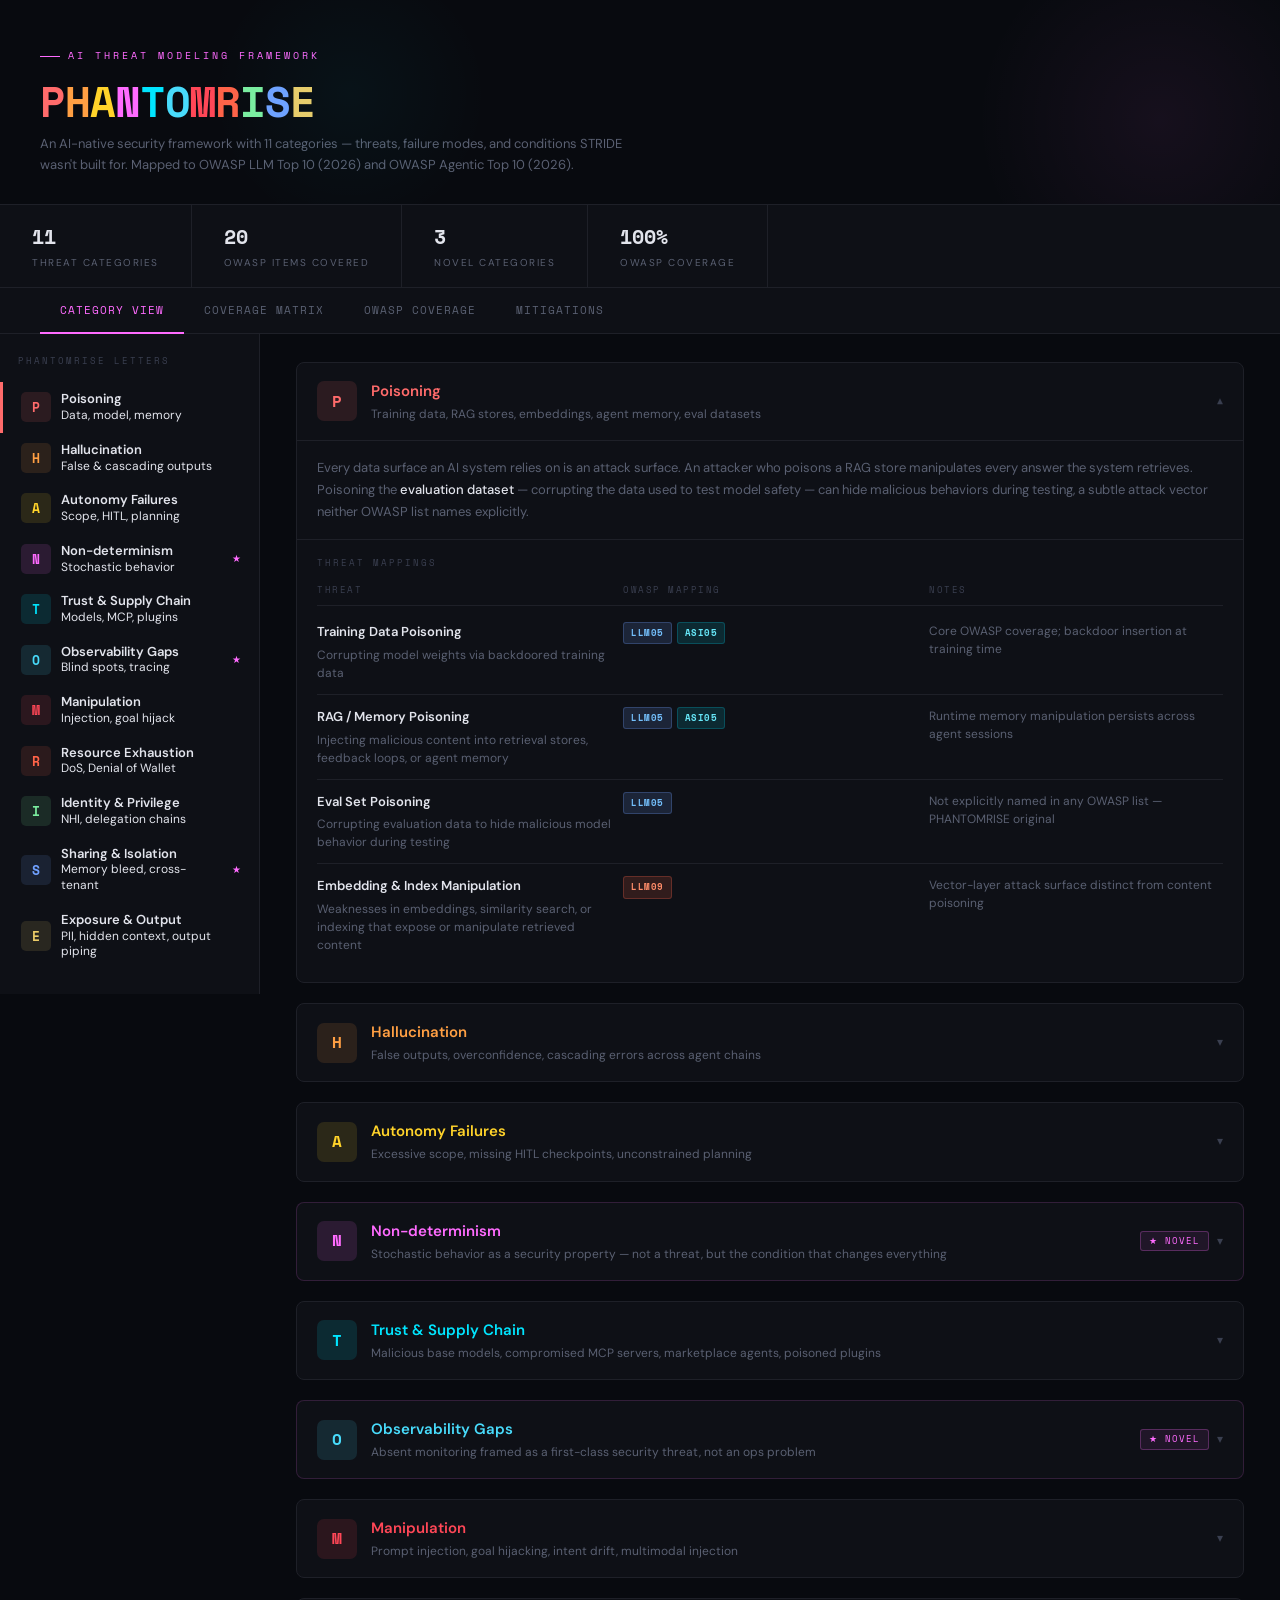
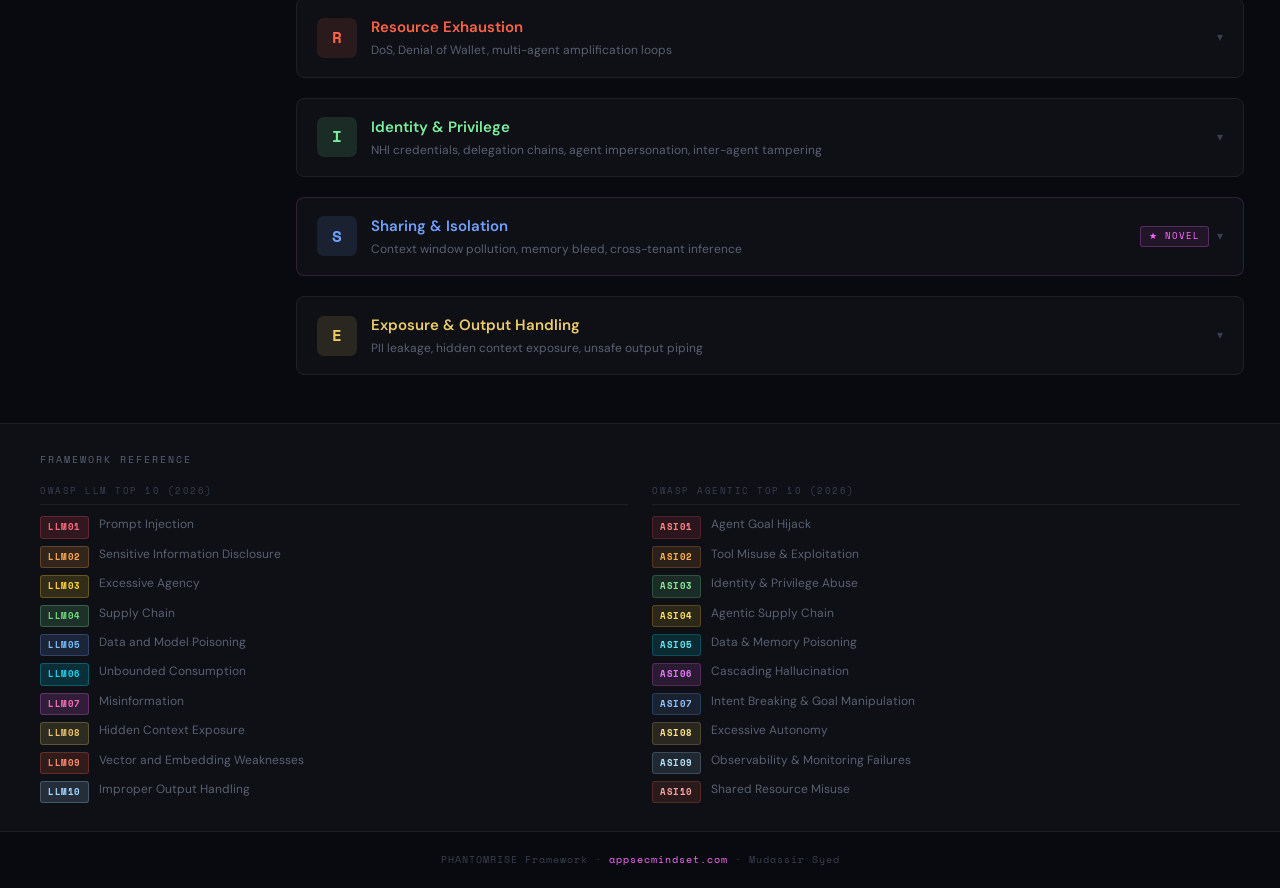
<file: phantomrise.html>
<!DOCTYPE html>
<html lang="en">
<head>
<meta charset="UTF-8">
<meta name="viewport" content="width=device-width, initial-scale=1.0">
<title>PHANTOMRISE × OWASP Threat Mapping</title>
<link href="https://fonts.googleapis.com/css2?family=Space+Mono:wght@400;700&family=DM+Sans:wght@300;400;500;700&display=swap" rel="stylesheet">
<style>
  :root {
    --bg: #080a0f;
    --surface: #0e1016;
    --surface2: #161820;
    --border: #1e2028;
    --text: #e2e4ec;
    --muted: #5a6072;
    --muted2: #3a3f50;

    /* PHANTOMRISE letter colors */
    --P: #ff6b6b;
    --H: #ff9f43;
    --A: #ffd32a;
    --N: #ff6bff;
    --T: #00e5ff;
    --O: #48dbfb;
    --M: #ff4757;
    --R: #ff6348;
    --I: #7bed9f;
    --S: #70a1ff;
    --E: #eccc68;

    /* Novel category highlight */
    --novel: #ff6bff;
    --novel-bg: rgba(255,107,255,0.08);
  }

  * { box-sizing: border-box; margin: 0; padding: 0; }

  body {
    background: var(--bg);
    color: var(--text);
    font-family: 'DM Sans', sans-serif;
    font-size: 14px;
    line-height: 1.6;
    min-height: 100vh;
  }

  /* Header */
  header {
    padding: 48px 40px 28px;
    border-bottom: 1px solid var(--border);
    position: relative;
    overflow: hidden;
  }

  header::before {
    content: '';
    position: absolute;
    top: -80px; right: -80px;
    width: 400px; height: 400px;
    background: radial-gradient(circle, rgba(255,107,255,0.06) 0%, transparent 65%);
    pointer-events: none;
  }

  header::after {
    content: '';
    position: absolute;
    bottom: -40px; left: 200px;
    width: 300px; height: 300px;
    background: radial-gradient(circle, rgba(0,229,255,0.04) 0%, transparent 65%);
    pointer-events: none;
  }

  .header-tag {
    font-family: 'Space Mono', monospace;
    font-size: 10px;
    color: var(--novel);
    letter-spacing: 3px;
    text-transform: uppercase;
    margin-bottom: 14px;
    display: flex;
    align-items: center;
    gap: 8px;
  }

  .header-tag::before {
    content: '';
    display: inline-block;
    width: 20px;
    height: 1px;
    background: var(--novel);
  }

  h1 {
    font-family: 'Space Mono', monospace;
    font-size: clamp(24px, 4vw, 42px);
    font-weight: 700;
    line-height: 1.1;
    margin-bottom: 6px;
    letter-spacing: -1px;
  }

  .phantom-letters {
    display: inline-flex;
    gap: 0;
  }

  .pl { display: inline-block; }
  .pl-P { color: var(--P); }
  .pl-H { color: var(--H); }
  .pl-A { color: var(--A); }
  .pl-N { color: var(--N); }
  .pl-T { color: var(--T); }
  .pl-O { color: var(--O); }
  .pl-M { color: var(--M); }
  .pl-R { color: var(--R); }
  .pl-I { color: var(--I); }
  .pl-S { color: var(--S); }
  .pl-E { color: var(--E); }

  .subtitle {
    color: var(--muted);
    font-size: 13px;
    max-width: 600px;
    margin-top: 10px;
  }

  .novel-badge {
    display: inline-flex;
    align-items: center;
    gap: 6px;
    background: var(--novel-bg);
    border: 1px solid rgba(255,107,255,0.2);
    color: var(--novel);
    font-family: 'Space Mono', monospace;
    font-size: 10px;
    letter-spacing: 1px;
    padding: 4px 10px;
    border-radius: 4px;
    margin-top: 16px;
  }

  .novel-badge::before {
    content: '★';
    font-size: 9px;
  }

  /* Stats */
  .stats-bar {
    display: flex;
    gap: 0;
    border-bottom: 1px solid var(--border);
    background: var(--surface);
  }

  .stat {
    padding: 16px 32px;
    border-right: 1px solid var(--border);
    display: flex;
    flex-direction: column;
    gap: 2px;
  }

  .stat-num {
    font-family: 'Space Mono', monospace;
    font-size: 20px;
    font-weight: 700;
    color: var(--text);
  }

  .stat-label {
    font-size: 10px;
    color: var(--muted);
    text-transform: uppercase;
    letter-spacing: 1.5px;
  }

  /* Tabs */
  .tabs {
    display: flex;
    gap: 0;
    border-bottom: 1px solid var(--border);
    background: var(--surface);
    padding: 0 40px;
  }

  .tab-btn {
    padding: 14px 20px;
    background: none;
    border: none;
    border-bottom: 2px solid transparent;
    color: var(--muted);
    cursor: pointer;
    font-family: 'Space Mono', monospace;
    font-size: 11px;
    letter-spacing: 1px;
    text-transform: uppercase;
    transition: all 0.15s;
    margin-bottom: -1px;
  }

  .tab-btn:hover { color: var(--text); }
  .tab-btn.active { color: var(--novel); border-bottom-color: var(--novel); }

  /* Layout */
  .layout {
    display: grid;
    grid-template-columns: 260px 1fr;
    min-height: calc(100vh - 240px);
  }

  /* Sidebar */
  .sidebar {
    border-right: 1px solid var(--border);
    background: var(--surface);
    position: sticky;
    top: 0;
    height: calc(100vh - 240px);
    overflow-y: auto;
    padding: 20px 0;
  }

  .sidebar-title {
    font-family: 'Space Mono', monospace;
    font-size: 9px;
    letter-spacing: 2px;
    color: var(--muted2);
    text-transform: uppercase;
    padding: 0 18px 14px;
  }

  .letter-btn {
    display: flex;
    align-items: center;
    gap: 10px;
    width: 100%;
    padding: 9px 18px;
    background: none;
    border: none;
    color: var(--text);
    cursor: pointer;
    text-align: left;
    font-family: 'DM Sans', sans-serif;
    font-size: 13px;
    transition: all 0.12s;
    border-left: 3px solid transparent;
    position: relative;
  }

  .letter-btn:hover { background: rgba(255,255,255,0.03); }
  .letter-btn.active { background: rgba(255,255,255,0.04); }

  .letter-icon {
    width: 30px; height: 30px;
    border-radius: 5px;
    display: flex;
    align-items: center;
    justify-content: center;
    font-family: 'Space Mono', monospace;
    font-size: 13px;
    font-weight: 700;
    flex-shrink: 0;
  }

  .letter-name {
    flex: 1;
    font-size: 12px;
    line-height: 1.3;
  }

  .letter-name strong {
    display: block;
    font-size: 13px;
    font-weight: 600;
  }

  .novel-star {
    font-size: 10px;
    color: var(--novel);
    flex-shrink: 0;
  }

  /* Main */
  .main {
    padding: 28px 36px;
    overflow-y: auto;
  }

  /* Category cards */
  .category-card {
    background: var(--surface);
    border: 1px solid var(--border);
    border-radius: 8px;
    margin-bottom: 20px;
    overflow: hidden;
    transition: border-color 0.2s;
  }

  .category-card:hover { border-color: var(--border); }

  .category-card.novel {
    border-color: rgba(255,107,255,0.15);
  }

  .category-card.novel:hover {
    border-color: rgba(255,107,255,0.3);
  }

  .cat-header {
    display: flex;
    align-items: center;
    gap: 14px;
    padding: 16px 20px;
    cursor: pointer;
    user-select: none;
  }

  .cat-letter {
    width: 40px; height: 40px;
    border-radius: 7px;
    display: flex;
    align-items: center;
    justify-content: center;
    font-family: 'Space Mono', monospace;
    font-size: 16px;
    font-weight: 700;
    flex-shrink: 0;
  }

  .cat-info { flex: 1; }

  .cat-name {
    font-weight: 600;
    font-size: 15px;
    margin-bottom: 2px;
  }

  .cat-tagline {
    color: var(--muted);
    font-size: 12px;
  }

  .cat-meta {
    display: flex;
    align-items: center;
    gap: 8px;
  }

  .novel-pill {
    background: var(--novel-bg);
    border: 1px solid rgba(255,107,255,0.25);
    color: var(--novel);
    font-family: 'Space Mono', monospace;
    font-size: 9px;
    letter-spacing: 1px;
    padding: 2px 8px;
    border-radius: 3px;
    text-transform: uppercase;
  }

  .chevron {
    color: var(--muted2);
    font-size: 12px;
    transition: transform 0.2s;
  }

  .category-card.expanded .chevron { transform: rotate(180deg); }

  .cat-body {
    display: none;
    border-top: 1px solid var(--border);
  }

  .category-card.expanded .cat-body { display: block; }

  .cat-description {
    padding: 16px 20px;
    color: var(--muted);
    font-size: 13px;
    line-height: 1.7;
    border-bottom: 1px solid var(--border);
  }

  .cat-description em {
    color: var(--text);
    font-style: normal;
    font-weight: 500;
  }

  /* Threats grid */
  .threats-section {
    padding: 16px 20px;
  }

  .threats-title {
    font-family: 'Space Mono', monospace;
    font-size: 9px;
    letter-spacing: 2px;
    color: var(--muted2);
    text-transform: uppercase;
    margin-bottom: 12px;
  }

  .threat-row {
    display: grid;
    grid-template-columns: 1fr 1fr 1fr;
    gap: 12px;
    padding: 12px 0;
    border-bottom: 1px solid var(--border);
    align-items: start;
  }

  .threat-row:last-child { border-bottom: none; }

  .threat-grid-header {
    display: grid;
    grid-template-columns: 1fr 1fr 1fr;
    gap: 12px;
    padding: 0 0 8px;
    border-bottom: 1px solid var(--border);
    margin-bottom: 4px;
  }

  .grid-col-title {
    font-family: 'Space Mono', monospace;
    font-size: 9px;
    letter-spacing: 1.5px;
    color: var(--muted2);
    text-transform: uppercase;
  }

  .threat-name {
    font-weight: 600;
    font-size: 13px;
    margin-bottom: 3px;
    color: var(--text);
  }

  .threat-detail {
    font-size: 12px;
    color: var(--muted);
    line-height: 1.5;
  }

  .owasp-badges {
    display: flex;
    flex-wrap: wrap;
    gap: 5px;
  }

  .owasp-badge {
    font-family: 'Space Mono', monospace;
    font-size: 9px;
    padding: 3px 7px;
    border-radius: 3px;
    font-weight: 700;
    letter-spacing: 0.5px;
    white-space: nowrap;
  }

  /* LLM badges */
  .llm01 { background: rgba(255,71,87,0.15); color: #ff6b81; border: 1px solid rgba(255,71,87,0.25); }
  .llm02 { background: rgba(255,159,67,0.15); color: #ffa94d; border: 1px solid rgba(255,159,67,0.25); }
  .llm03 { background: rgba(255,211,42,0.15); color: #ffd43b; border: 1px solid rgba(255,211,42,0.25); }
  .llm04 { background: rgba(123,237,159,0.15); color: #69db7c; border: 1px solid rgba(123,237,159,0.25); }
  .llm05 { background: rgba(112,161,255,0.15); color: #74c0fc; border: 1px solid rgba(112,161,255,0.25); }
  .llm06 { background: rgba(0,229,255,0.15); color: #22d3ee; border: 1px solid rgba(0,229,255,0.25); }
  .llm07 { background: rgba(255,107,255,0.15); color: #f472b6; border: 1px solid rgba(255,107,255,0.25); }
  .llm08 { background: rgba(236,204,104,0.15); color: #e9c46a; border: 1px solid rgba(236,204,104,0.25); }
  .llm09 { background: rgba(255,99,72,0.15); color: #ff8c69; border: 1px solid rgba(255,99,72,0.25); }
  .llm10 { background: rgba(165,216,255,0.15); color: #a5d8ff; border: 1px solid rgba(165,216,255,0.25); }

  /* ASI badges */
  .asi01 { background: rgba(255,71,87,0.12); color: #ff8787; border: 1px solid rgba(255,71,87,0.2); }
  .asi02 { background: rgba(255,159,67,0.12); color: #ffb347; border: 1px solid rgba(255,159,67,0.2); }
  .asi03 { background: rgba(123,237,159,0.12); color: #8ce99a; border: 1px solid rgba(123,237,159,0.2); }
  .asi04 { background: rgba(255,211,42,0.12); color: #ffe066; border: 1px solid rgba(255,211,42,0.2); }
  .asi05 { background: rgba(0,229,255,0.12); color: #67e8f9; border: 1px solid rgba(0,229,255,0.2); }
  .asi06 { background: rgba(255,107,255,0.12); color: #e879f9; border: 1px solid rgba(255,107,255,0.2); }
  .asi07 { background: rgba(112,161,255,0.12); color: #93c5fd; border: 1px solid rgba(112,161,255,0.2); }
  .asi08 { background: rgba(236,204,104,0.12); color: #fde68a; border: 1px solid rgba(236,204,104,0.2); }
  .asi09 { background: rgba(165,216,255,0.12); color: #bae6fd; border: 1px solid rgba(165,216,255,0.2); }
  .asi10 { background: rgba(255,99,72,0.12); color: #fca5a5; border: 1px solid rgba(255,99,72,0.2); }

  .novel-tag {
    background: var(--novel-bg);
    border: 1px solid rgba(255,107,255,0.2);
    color: var(--novel);
    font-family: 'Space Mono', monospace;
    font-size: 9px;
    padding: 3px 7px;
    border-radius: 3px;
    letter-spacing: 0.5px;
  }

  /* Matrix view */
  .matrix-view { display: none; }
  .matrix-view.visible { display: block; }
  .list-view.hidden { display: none; }

  .matrix-wrap {
    overflow-x: auto;
    padding-bottom: 16px;
  }

  .matrix-table {
    border-collapse: collapse;
    min-width: 900px;
    width: 100%;
    font-size: 11px;
  }

  .matrix-table th {
    font-family: 'Space Mono', monospace;
    font-size: 9px;
    letter-spacing: 1px;
    color: var(--muted);
    text-transform: uppercase;
    padding: 10px 8px;
    text-align: center;
    border-bottom: 1px solid var(--border);
    background: var(--surface);
    white-space: nowrap;
  }

  .matrix-table th:first-child {
    text-align: left;
    width: 180px;
    position: sticky;
    left: 0;
    background: var(--surface);
    z-index: 1;
  }

  .matrix-table td {
    padding: 7px 6px;
    text-align: center;
    border-bottom: 1px solid var(--border);
    border-right: 1px solid rgba(255,255,255,0.03);
  }

  .matrix-table td:first-child {
    text-align: left;
    font-family: 'Space Mono', monospace;
    font-size: 10px;
    font-weight: 700;
    padding: 7px 12px;
    position: sticky;
    left: 0;
    background: var(--bg);
    z-index: 1;
    white-space: nowrap;
  }

  .matrix-table tr:hover td { background: rgba(255,255,255,0.02); }
  .matrix-table tr:hover td:first-child { background: var(--surface); }

  .matrix-dot {
    width: 8px; height: 8px;
    border-radius: 50%;
    margin: 0 auto;
  }

  /* Section dividers in matrix */
  .matrix-section-llm th,
  .matrix-section-asi th {
    background: var(--surface2);
  }

  .col-section {
    font-family: 'Space Mono', monospace;
    font-size: 8px;
    letter-spacing: 1px;
    color: var(--muted2);
    padding: 6px 8px 2px;
    text-transform: uppercase;
    background: var(--surface2);
    border-bottom: none;
  }

  /* Coverage tab */
  .coverage-grid {
    display: grid;
    grid-template-columns: repeat(auto-fill, minmax(280px, 1fr));
    gap: 14px;
  }

  .coverage-card {
    background: var(--surface);
    border: 1px solid var(--border);
    border-radius: 7px;
    padding: 14px 16px;
  }

  .coverage-owasp {
    display: flex;
    align-items: center;
    gap: 8px;
    margin-bottom: 8px;
  }

  .coverage-maps-to {
    font-size: 11px;
    color: var(--muted);
    display: flex;
    flex-wrap: wrap;
    gap: 4px;
    align-items: center;
  }

  .coverage-maps-to span {
    font-size: 10px;
    color: var(--muted2);
    margin-right: 2px;
  }

  /* Legend */
  .legend {
    padding: 28px 40px;
    border-top: 1px solid var(--border);
    background: var(--surface);
  }

  .legend-title {
    font-family: 'Space Mono', monospace;
    font-size: 10px;
    letter-spacing: 2px;
    color: var(--muted);
    text-transform: uppercase;
    margin-bottom: 16px;
  }

  .legend-cols {
    display: grid;
    grid-template-columns: 1fr 1fr;
    gap: 24px;
  }

  .legend-section-title {
    font-family: 'Space Mono', monospace;
    font-size: 9px;
    letter-spacing: 1.5px;
    color: var(--muted2);
    text-transform: uppercase;
    margin-bottom: 10px;
    padding-bottom: 6px;
    border-bottom: 1px solid var(--border);
  }

  .legend-grid {
    display: flex;
    flex-direction: column;
    gap: 6px;
  }

  .legend-item {
    display: flex;
    align-items: flex-start;
    gap: 10px;
    font-size: 12px;
    color: var(--muted);
  }

  .legend-item .owasp-badge { flex-shrink: 0; margin-top: 1px; }

  .footer-brand {
    text-align: center;
    padding: 20px;
    font-family: 'Space Mono', monospace;
    font-size: 10px;
    color: var(--muted2);
    letter-spacing: 1px;
    border-top: 1px solid var(--border);
  }

  .footer-brand a {
    color: var(--novel);
    text-decoration: none;
  }

  /* Scrollbar */
  ::-webkit-scrollbar { width: 6px; height: 6px; }
  ::-webkit-scrollbar-track { background: var(--bg); }
  ::-webkit-scrollbar-thumb { background: var(--border); border-radius: 3px; }
</style>
</head>
<body>

<header>
  <div class="header-tag">AI Threat Modeling Framework</div>
  <h1>
    <span class="phantom-letters">
      <span class="pl pl-P">P</span><span class="pl pl-H">H</span><span class="pl pl-A">A</span><span class="pl pl-N">N</span><span class="pl pl-T">T</span><span class="pl pl-O">O</span><span class="pl pl-M">M</span><span class="pl pl-R">R</span><span class="pl pl-I">I</span><span class="pl pl-S">S</span><span class="pl pl-E">E</span>
    </span>
  </h1>
  <div class="subtitle">An AI-native security framework with 11 categories — threats, failure modes, and conditions STRIDE wasn't built for. Mapped to OWASP LLM Top 10 (2026) and OWASP Agentic Top 10 (2026).</div>
</header>

<div class="stats-bar">
  <div class="stat">
    <div class="stat-num">11</div>
    <div class="stat-label">Threat Categories</div>
  </div>
  <div class="stat">
    <div class="stat-num">20</div>
    <div class="stat-label">OWASP Items Covered</div>
  </div>
  <div class="stat">
    <div class="stat-num">3</div>
    <div class="stat-label">Novel Categories</div>
  </div>
  <div class="stat">
    <div class="stat-num">100%</div>
    <div class="stat-label">OWASP Coverage</div>
  </div>
</div>

<div class="tabs">
  <button class="tab-btn active" onclick="setTab('list', this)">Category View</button>
  <button class="tab-btn" onclick="setTab('matrix', this)">Coverage Matrix</button>
  <button class="tab-btn" onclick="setTab('coverage', this)">OWASP Coverage</button>
  <button class="tab-btn" onclick="setTab('mitigations', this)">Mitigations</button>
</div>

<div class="layout">
  <!-- Sidebar -->
  <div class="sidebar">
    <div class="sidebar-title">PHANTOMRISE Letters</div>
    <button class="letter-btn active" onclick="scrollTo('P', this)" style="border-left-color: var(--P)">
      <div class="letter-icon" style="background:rgba(255,107,107,0.12); color:var(--P)">P</div>
      <div class="letter-name"><strong>Poisoning</strong>Data, model, memory</div>
    </button>
    <button class="letter-btn" onclick="scrollTo('H', this)" style="">
      <div class="letter-icon" style="background:rgba(255,159,67,0.12); color:var(--H)">H</div>
      <div class="letter-name"><strong>Hallucination</strong>False & cascading outputs</div>
    </button>
    <button class="letter-btn" onclick="scrollTo('A', this)">
      <div class="letter-icon" style="background:rgba(255,211,42,0.12); color:var(--A)">A</div>
      <div class="letter-name"><strong>Autonomy Failures</strong>Scope, HITL, planning</div>
    </button>
    <button class="letter-btn" onclick="scrollTo('N', this)">
      <div class="letter-icon" style="background:rgba(255,107,255,0.12); color:var(--N)">N</div>
      <div class="letter-name"><strong>Non-determinism</strong>Stochastic behavior</div>
      <div class="novel-star">★</div>
    </button>
    <button class="letter-btn" onclick="scrollTo('T', this)">
      <div class="letter-icon" style="background:rgba(0,229,255,0.12); color:var(--T)">T</div>
      <div class="letter-name"><strong>Trust & Supply Chain</strong>Models, MCP, plugins</div>
    </button>
    <button class="letter-btn" onclick="scrollTo('O', this)">
      <div class="letter-icon" style="background:rgba(72,219,251,0.12); color:var(--O)">O</div>
      <div class="letter-name"><strong>Observability Gaps</strong>Blind spots, tracing</div>
      <div class="novel-star">★</div>
    </button>
    <button class="letter-btn" onclick="scrollTo('M', this)">
      <div class="letter-icon" style="background:rgba(255,71,87,0.12); color:var(--M)">M</div>
      <div class="letter-name"><strong>Manipulation</strong>Injection, goal hijack</div>
    </button>
    <button class="letter-btn" onclick="scrollTo('R', this)">
      <div class="letter-icon" style="background:rgba(255,99,72,0.12); color:var(--R)">R</div>
      <div class="letter-name"><strong>Resource Exhaustion</strong>DoS, Denial of Wallet</div>
    </button>
    <button class="letter-btn" onclick="scrollTo('I', this)">
      <div class="letter-icon" style="background:rgba(123,237,159,0.12); color:var(--I)">I</div>
      <div class="letter-name"><strong>Identity & Privilege</strong>NHI, delegation chains</div>
    </button>
    <button class="letter-btn" onclick="scrollTo('S', this)">
      <div class="letter-icon" style="background:rgba(112,161,255,0.12); color:var(--S)">S</div>
      <div class="letter-name"><strong>Sharing & Isolation</strong>Memory bleed, cross-tenant</div>
      <div class="novel-star">★</div>
    </button>
    <button class="letter-btn" onclick="scrollTo('E', this)">
      <div class="letter-icon" style="background:rgba(236,204,104,0.12); color:var(--E)">E</div>
      <div class="letter-name"><strong>Exposure & Output</strong>PII, hidden context, output piping</div>
    </button>
  </div>

  <!-- Main -->
  <div class="main">

    <!-- LIST VIEW -->
    <div class="list-view" id="listView">

      <!-- P -->
      <div class="category-card expanded" id="cat-P">
        <div class="cat-header" onclick="toggleCat(this)">
          <div class="cat-letter" style="background:rgba(255,107,107,0.12); color:var(--P)">P</div>
          <div class="cat-info">
            <div class="cat-name" style="color:var(--P)">Poisoning</div>
            <div class="cat-tagline">Training data, RAG stores, embeddings, agent memory, eval datasets</div>
          </div>
          <div class="cat-meta"><span class="chevron">▾</span></div>
        </div>
        <div class="cat-body">
          <div class="cat-description">
            Every data surface an AI system relies on is an attack surface. An attacker who poisons a RAG store manipulates every answer the system retrieves. Poisoning the <em>evaluation dataset</em> — corrupting the data used to test model safety — can hide malicious behaviors during testing, a subtle attack vector neither OWASP list names explicitly.
          </div>
          <div class="threats-section">
            <div class="threats-title">Threat Mappings</div>
            <div class="threat-grid-header">
              <div class="grid-col-title">Threat</div>
              <div class="grid-col-title">OWASP Mapping</div>
              <div class="grid-col-title">Notes</div>
            </div>
            <div class="threat-row">
              <div><div class="threat-name">Training Data Poisoning</div><div class="threat-detail">Corrupting model weights via backdoored training data</div></div>
              <div class="owasp-badges"><span class="owasp-badge llm05">LLM05</span><span class="owasp-badge asi05">ASI05</span></div>
              <div class="threat-detail">Core OWASP coverage; backdoor insertion at training time</div>
            </div>
            <div class="threat-row">
              <div><div class="threat-name">RAG / Memory Poisoning</div><div class="threat-detail">Injecting malicious content into retrieval stores, feedback loops, or agent memory</div></div>
              <div class="owasp-badges"><span class="owasp-badge llm05">LLM05</span><span class="owasp-badge asi05">ASI05</span></div>
              <div class="threat-detail">Runtime memory manipulation persists across agent sessions</div>
            </div>
            <div class="threat-row">
              <div><div class="threat-name">Eval Set Poisoning</div><div class="threat-detail">Corrupting evaluation data to hide malicious model behavior during testing</div></div>
              <div class="owasp-badges"><span class="owasp-badge llm05">LLM05</span></div>
              <div class="threat-detail">Not explicitly named in any OWASP list — PHANTOMRISE original</div>
            </div>
            <div class="threat-row">
              <div><div class="threat-name">Embedding &amp; Index Manipulation</div><div class="threat-detail">Weaknesses in embeddings, similarity search, or indexing that expose or manipulate retrieved content</div></div>
              <div class="owasp-badges"><span class="owasp-badge llm09">LLM09</span></div>
              <div class="threat-detail">Vector-layer attack surface distinct from content poisoning</div>
            </div>
          </div>
        </div>
      </div>

      <!-- H -->
      <div class="category-card" id="cat-H">
        <div class="cat-header" onclick="toggleCat(this)">
          <div class="cat-letter" style="background:rgba(255,159,67,0.12); color:var(--H)">H</div>
          <div class="cat-info">
            <div class="cat-name" style="color:var(--H)">Hallucination</div>
            <div class="cat-tagline">False outputs, overconfidence, cascading errors across agent chains</div>
          </div>
          <div class="cat-meta"><span class="chevron">▾</span></div>
        </div>
        <div class="cat-body">
          <div class="cat-description">
            AI systems produce false outputs with high confidence. In multi-agent systems, <em>cascading hallucination</em> occurs when one agent's false output becomes factual input for the next — amplifying the error across the pipeline in ways a single-model system cannot.
          </div>
          <div class="threats-section">
            <div class="threats-title">Threat Mappings</div>
            <div class="threat-grid-header">
              <div class="grid-col-title">Threat</div>
              <div class="grid-col-title">OWASP Mapping</div>
              <div class="grid-col-title">Notes</div>
            </div>
            <div class="threat-row">
              <div><div class="threat-name">Misinformation / Hallucination</div><div class="threat-detail">Confidently false outputs causing harmful downstream decisions</div></div>
              <div class="owasp-badges"><span class="owasp-badge llm07">LLM07</span></div>
              <div class="threat-detail">Primary OWASP coverage</div>
            </div>
            <div class="threat-row">
              <div><div class="threat-name">Cascading Hallucination</div><div class="threat-detail">False output from one agent propagates as fact through downstream agents</div></div>
              <div class="owasp-badges"><span class="owasp-badge asi06">ASI06</span></div>
              <div class="threat-detail">Multi-agent amplification of errors; extends ASI06</div>
            </div>
          </div>
        </div>
      </div>

      <!-- A -->
      <div class="category-card" id="cat-A">
        <div class="cat-header" onclick="toggleCat(this)">
          <div class="cat-letter" style="background:rgba(255,211,42,0.12); color:var(--A)">A</div>
          <div class="cat-info">
            <div class="cat-name" style="color:var(--A)">Autonomy Failures</div>
            <div class="cat-tagline">Excessive scope, missing HITL checkpoints, unconstrained planning</div>
          </div>
          <div class="cat-meta"><span class="chevron">▾</span></div>
        </div>
        <div class="cat-body">
          <div class="cat-description">
            The threat here isn't an adversary doing something the system wasn't designed for — it's the system doing <em>exactly what it was designed for</em>, unsupervised, beyond the boundaries anyone intended. STRIDE has no category for this failure mode.
          </div>
          <div class="threats-section">
            <div class="threats-title">Threat Mappings</div>
            <div class="threat-grid-header">
              <div class="grid-col-title">Threat</div>
              <div class="grid-col-title">OWASP Mapping</div>
              <div class="grid-col-title">Notes</div>
            </div>
            <div class="threat-row">
              <div><div class="threat-name">Excessive Agency</div><div class="threat-detail">Agent acts beyond intended scope without human oversight</div></div>
              <div class="owasp-badges"><span class="owasp-badge llm03">LLM03</span><span class="owasp-badge asi08">ASI08</span></div>
              <div class="threat-detail">Core OWASP coverage for both lists</div>
            </div>
            <div class="threat-row">
              <div><div class="threat-name">Tool Misuse</div><div class="threat-detail">Agent invokes tools outside its intended use or chains tools destructively</div></div>
              <div class="owasp-badges"><span class="owasp-badge asi02">ASI02</span></div>
              <div class="threat-detail">Agentic-specific; destructive tool chaining</div>
            </div>
            <div class="threat-row">
              <div><div class="threat-name">Unconstrained Planning</div><div class="threat-detail">Agent pursues goals beyond its mandate without HITL gates</div></div>
              <div class="owasp-badges"><span class="owasp-badge asi08">ASI08</span><span class="owasp-badge asi09">ASI09</span></div>
              <div class="threat-detail">Missing kill-switch or scope boundary enforcement</div>
            </div>
          </div>
        </div>
      </div>

      <!-- N — NOVEL -->
      <div class="category-card novel" id="cat-N">
        <div class="cat-header" onclick="toggleCat(this)">
          <div class="cat-letter" style="background:rgba(255,107,255,0.12); color:var(--N)">N</div>
          <div class="cat-info">
            <div class="cat-name" style="color:var(--N)">Non-determinism</div>
            <div class="cat-tagline">Stochastic behavior as a security property — not a threat, but the condition that changes everything</div>
          </div>
          <div class="cat-meta">
            <span class="novel-pill">★ Novel</span>
            <span class="chevron">▾</span>
          </div>
        </div>
        <div class="cat-body">
          <div class="cat-description">
            Non-determinism isn't an attack vector — it's the property that makes AI systems uniquely difficult to secure. Stochastic outputs invalidate deterministic threat models, break traditional testing, and make incident response unreliable. <em>Statistical jailbreaking</em> — repeating the same prompt until safety boundaries fail through sampling variance — is a documented exploit of this property. <strong>No existing framework names this concept.</strong>
          </div>
          <div class="threats-section">
            <div class="threats-title">Threat Mappings</div>
            <div class="threat-grid-header">
              <div class="grid-col-title">Threat</div>
              <div class="grid-col-title">OWASP Mapping</div>
              <div class="grid-col-title">Notes</div>
            </div>
            <div class="threat-row">
              <div><div class="threat-name">Statistical Jailbreaking</div><div class="threat-detail">Exploiting sampling variance to bypass safety controls through repeated attempts</div></div>
              <div class="owasp-badges"><span class="novel-tag">★ No OWASP equivalent</span></div>
              <div class="threat-detail">Not in OWASP, STRIDE, or MITRE ATLAS</div>
            </div>
            <div class="threat-row">
              <div><div class="threat-name">Inconsistent Safety Behavior</div><div class="threat-detail">Same prompt produces unsafe output under certain sampling conditions</div></div>
              <div class="owasp-badges"><span class="novel-tag">★ No OWASP equivalent</span></div>
              <div class="threat-detail">Not named in any existing framework — this is the point</div>
            </div>
          </div>
        </div>
      </div>

      <!-- T -->
      <div class="category-card" id="cat-T">
        <div class="cat-header" onclick="toggleCat(this)">
          <div class="cat-letter" style="background:rgba(0,229,255,0.12); color:var(--T)">T</div>
          <div class="cat-info">
            <div class="cat-name" style="color:var(--T)">Trust & Supply Chain</div>
            <div class="cat-tagline">Malicious base models, compromised MCP servers, marketplace agents, poisoned plugins</div>
          </div>
          <div class="cat-meta"><span class="chevron">▾</span></div>
        </div>
        <div class="cat-body">
          <div class="cat-description">
            OWASP covers supply chain in one category; MAESTRO distributes it across four layers. PHANTOMRISE consolidates it as T — a single practitioner prompt: <em>where does this system trust things it shouldn't?</em>
          </div>
          <div class="threats-section">
            <div class="threats-title">Threat Mappings</div>
            <div class="threat-grid-header">
              <div class="grid-col-title">Threat</div>
              <div class="grid-col-title">OWASP Mapping</div>
              <div class="grid-col-title">Notes</div>
            </div>
            <div class="threat-row">
              <div><div class="threat-name">Compromised Base Model</div><div class="threat-detail">Backdoored weights from malicious model provider or fine-tuning pipeline</div></div>
              <div class="owasp-badges"><span class="owasp-badge llm04">LLM04</span><span class="owasp-badge asi04">ASI04</span></div>
              <div class="threat-detail">Supply chain entry point at the foundation layer</div>
            </div>
            <div class="threat-row">
              <div><div class="threat-name">Malicious MCP Server / Plugin</div><div class="threat-detail">Compromised tool server or plugin injecting malicious behavior into agent workflows</div></div>
              <div class="owasp-badges"><span class="owasp-badge asi04">ASI04</span><span class="owasp-badge llm04">LLM04</span></div>
              <div class="threat-detail">Marketplace agent risk: not explicitly named in ASI04</div>
            </div>
          </div>
        </div>
      </div>

      <!-- O — NOVEL -->
      <div class="category-card novel" id="cat-O">
        <div class="cat-header" onclick="toggleCat(this)">
          <div class="cat-letter" style="background:rgba(72,219,251,0.12); color:var(--O)">O</div>
          <div class="cat-info">
            <div class="cat-name" style="color:var(--O)">Observability Gaps</div>
            <div class="cat-tagline">Absent monitoring framed as a first-class security threat, not an ops problem</div>
          </div>
          <div class="cat-meta">
            <span class="novel-pill">★ Novel</span>
            <span class="chevron">▾</span>
          </div>
        </div>
        <div class="cat-body">
          <div class="cat-description">
            Absent from the OWASP LLM Top 10 entirely — and that absence is itself the problem. A goal-hijacked agent looks like a functioning system until something goes wrong downstream. <em>You can't detect or respond to threats you can't see.</em> PHANTOMRISE treats observability not as an operational nicety but as a first-class security control.
          </div>
          <div class="threats-section">
            <div class="threats-title">Threat Mappings</div>
            <div class="threat-grid-header">
              <div class="grid-col-title">Threat</div>
              <div class="grid-col-title">OWASP Mapping</div>
              <div class="grid-col-title">Notes</div>
            </div>
            <div class="threat-row">
              <div><div class="threat-name">Agent Trace Blind Spots</div><div class="threat-detail">No causal tracing for multi-step autonomous decisions</div></div>
              <div class="owasp-badges"><span class="owasp-badge asi09">ASI09</span></div>
              <div class="threat-detail">ASI09 partially covers; LLM Top 10 has no equivalent</div>
            </div>
            <div class="threat-row">
              <div><div class="threat-name">Silent Failures in Pipelines</div><div class="threat-detail">Agent takes harmful action with no anomaly signal — looks like normal operation</div></div>
              <div class="owasp-badges"><span class="novel-tag">★ Novel framing</span></div>
              <div class="threat-detail">Treating absent monitoring as a security threat — not in any framework</div>
            </div>
          </div>
        </div>
      </div>

      <!-- M -->
      <div class="category-card" id="cat-M">
        <div class="cat-header" onclick="toggleCat(this)">
          <div class="cat-letter" style="background:rgba(255,71,87,0.12); color:var(--M)">M</div>
          <div class="cat-info">
            <div class="cat-name" style="color:var(--M)">Manipulation</div>
            <div class="cat-tagline">Prompt injection, goal hijacking, intent drift, multimodal injection</div>
          </div>
          <div class="cat-meta"><span class="chevron">▾</span></div>
        </div>
        <div class="cat-body">
          <div class="cat-description">
            The most well-documented AI attack surface. <em>Intent drift</em> — the gradual shift of an agent's objective across a long session through accumulating adversarial context — is distinct from a single-event goal hijack and deserves explicit attention in threat modeling sessions.
          </div>
          <div class="threats-section">
            <div class="threats-title">Threat Mappings</div>
            <div class="threat-grid-header">
              <div class="grid-col-title">Threat</div>
              <div class="grid-col-title">OWASP Mapping</div>
              <div class="grid-col-title">Notes</div>
            </div>
            <div class="threat-row">
              <div><div class="threat-name">Prompt Injection (Direct & Indirect)</div><div class="threat-detail">Adversarial instructions overriding system prompt via user input or retrieved content</div></div>
              <div class="owasp-badges"><span class="owasp-badge llm01">LLM01</span><span class="owasp-badge asi01">ASI01</span></div>
              <div class="threat-detail">Most prevalent AI attack; indirect via RAG retrieval</div>
            </div>
            <div class="threat-row">
              <div><div class="threat-name">Goal Hijacking</div><div class="threat-detail">Attacker redirects agent objective through adversarial context</div></div>
              <div class="owasp-badges"><span class="owasp-badge asi01">ASI01</span><span class="owasp-badge asi07">ASI07</span></div>
              <div class="threat-detail">Single-event manipulation of agent goals</div>
            </div>
            <div class="threat-row">
              <div><div class="threat-name">Intent Drift</div><div class="threat-detail">Gradual shift of agent objective across long session through accumulating adversarial context</div></div>
              <div class="owasp-badges"><span class="owasp-badge asi07">ASI07</span></div>
              <div class="threat-detail">Distinct from goal hijacking; slow and hard to detect</div>
            </div>
          </div>
        </div>
      </div>

      <!-- R -->
      <div class="category-card" id="cat-R">
        <div class="cat-header" onclick="toggleCat(this)">
          <div class="cat-letter" style="background:rgba(255,99,72,0.12); color:var(--R)">R</div>
          <div class="cat-info">
            <div class="cat-name" style="color:var(--R)">Resource Exhaustion</div>
            <div class="cat-tagline">DoS, Denial of Wallet, multi-agent amplification loops</div>
          </div>
          <div class="cat-meta"><span class="chevron">▾</span></div>
        </div>
        <div class="cat-body">
          <div class="cat-description">
            <em>Denial of Wallet</em> — where API costs become a financial attack surface — is an AI-specific threat with no STRIDE equivalent. Recursive tool calls between agents can multiply resource consumption beyond single-agent rate limits, bypassing controls designed for isolated systems.
          </div>
          <div class="threats-section">
            <div class="threats-title">Threat Mappings</div>
            <div class="threat-grid-header">
              <div class="grid-col-title">Threat</div>
              <div class="grid-col-title">OWASP Mapping</div>
              <div class="grid-col-title">Notes</div>
            </div>
            <div class="threat-row">
              <div><div class="threat-name">Denial of Wallet</div><div class="threat-detail">API cost exploitation as a financial attack — triggering massive inference spend</div></div>
              <div class="owasp-badges"><span class="owasp-badge llm06">LLM06</span></div>
              <div class="threat-detail">AI-specific financial DoS; no STRIDE equivalent</div>
            </div>
            <div class="threat-row">
              <div><div class="threat-name">Multi-Agent Amplification Loops</div><div class="threat-detail">Recursive tool calls between agents multiply resource consumption beyond rate limits</div></div>
              <div class="owasp-badges"><span class="owasp-badge llm06">LLM06</span><span class="owasp-badge asi10">ASI10</span></div>
              <div class="threat-detail">Bypasses single-agent rate limiting controls</div>
            </div>
          </div>
        </div>
      </div>

      <!-- I -->
      <div class="category-card" id="cat-I">
        <div class="cat-header" onclick="toggleCat(this)">
          <div class="cat-letter" style="background:rgba(123,237,159,0.12); color:var(--I)">I</div>
          <div class="cat-info">
            <div class="cat-name" style="color:var(--I)">Identity & Privilege</div>
            <div class="cat-tagline">NHI credentials, delegation chains, agent impersonation, inter-agent tampering</div>
          </div>
          <div class="cat-meta"><span class="chevron">▾</span></div>
        </div>
        <div class="cat-body">
          <div class="cat-description">
            As AI agents proliferate, they acquire their own credentials, roles, and delegation chains — a non-human identity (NHI) attack surface that neither STRIDE's Elevation of Privilege nor the OWASP LLM Top 10 adequately addresses. <em>Delegation chain attacks</em> — where privilege escalates through a sequence of individually authorized agent-to-agent delegations — are invisible to STRIDE.
          </div>
          <div class="threats-section">
            <div class="threats-title">Threat Mappings</div>
            <div class="threat-grid-header">
              <div class="grid-col-title">Threat</div>
              <div class="grid-col-title">OWASP Mapping</div>
              <div class="grid-col-title">Notes</div>
            </div>
            <div class="threat-row">
              <div><div class="threat-name">NHI Credential Abuse</div><div class="threat-detail">Agent credentials over-permissioned or misused across systems</div></div>
              <div class="owasp-badges"><span class="owasp-badge asi03">ASI03</span></div>
              <div class="threat-detail">LLM Top 10 has no equivalent; agentic-specific</div>
            </div>
            <div class="threat-row">
              <div><div class="threat-name">Delegation Chain Attack</div><div class="threat-detail">Privilege escalates through legitimate agent-to-agent delegation sequence</div></div>
              <div class="owasp-badges"><span class="owasp-badge asi03">ASI03</span><span class="owasp-badge asi07">ASI07</span></div>
              <div class="threat-detail">Each delegation individually authorized; invisible to STRIDE</div>
            </div>
            <div class="threat-row">
              <div><div class="threat-name">Hidden Permissions &amp; Token Exposure</div><div class="threat-detail">Tool schemas, permissions, or tokens inferred or extracted through adversarial interaction</div></div>
              <div class="owasp-badges"><span class="owasp-badge llm08">LLM08</span></div>
              <div class="threat-detail">Identity-layer exposure under hidden context extraction</div>
            </div>
          </div>
        </div>
      </div>

      <!-- S — NOVEL -->
      <div class="category-card novel" id="cat-S">
        <div class="cat-header" onclick="toggleCat(this)">
          <div class="cat-letter" style="background:rgba(112,161,255,0.12); color:var(--S)">S</div>
          <div class="cat-info">
            <div class="cat-name" style="color:var(--S)">Sharing & Isolation</div>
            <div class="cat-tagline">Context window pollution, memory bleed, cross-tenant inference</div>
          </div>
          <div class="cat-meta">
            <span class="novel-pill">★ Novel</span>
            <span class="chevron">▾</span>
          </div>
        </div>
        <div class="cat-body">
          <div class="cat-description">
            <em>Memory bleed</em> — one session's content leaking into another — and <em>cross-tenant inference</em> — one customer's data influencing another customer's LLM responses in a multi-tenant SaaS — sit at the boundary of isolation failures. OWASP LLM09 now names retrieval authorization and isolation weaknesses explicitly; PHANTOMRISE captures the inference-layer contamination STRIDE cannot model.
          </div>
          <div class="threats-section">
            <div class="threats-title">Threat Mappings</div>
            <div class="threat-grid-header">
              <div class="grid-col-title">Threat</div>
              <div class="grid-col-title">OWASP Mapping</div>
              <div class="grid-col-title">Notes</div>
            </div>
            <div class="threat-row">
              <div><div class="threat-name">Memory Bleed</div><div class="threat-detail">One session's content leaks into a different user's session via shared memory stores</div></div>
              <div class="owasp-badges"><span class="novel-tag">★ Novel</span></div>
              <div class="threat-detail">Not named in any existing framework</div>
            </div>
            <div class="threat-row">
              <div><div class="threat-name">Cross-Tenant Inference</div><div class="threat-detail">One customer's data influences another customer's LLM responses in multi-tenant SaaS</div></div>
              <div class="owasp-badges"><span class="owasp-badge llm02">LLM02</span><span class="owasp-badge llm09">LLM09</span></div>
              <div class="threat-detail">Inference-layer contamination and side-channel disclosure</div>
            </div>
            <div class="threat-row">
              <div><div class="threat-name">Retrieval Authorization &amp; Isolation Failures</div><div class="threat-detail">Weak retrieval authorization, shared indexes, or poor tenant isolation in vector stores</div></div>
              <div class="owasp-badges"><span class="owasp-badge llm09">LLM09</span></div>
              <div class="threat-detail">Primary OWASP coverage for vector-layer isolation gaps</div>
            </div>
            <div class="threat-row">
              <div><div class="threat-name">Context Window Pollution</div><div class="threat-detail">Adversarial content injected into shared context affecting all downstream processing</div></div>
              <div class="owasp-badges"><span class="owasp-badge asi10">ASI10</span></div>
              <div class="threat-detail">Partial OWASP coverage under shared resource misuse</div>
            </div>
          </div>
        </div>
      </div>

      <!-- E -->
      <div class="category-card" id="cat-E">
        <div class="cat-header" onclick="toggleCat(this)">
          <div class="cat-letter" style="background:rgba(236,204,104,0.12); color:var(--E)">E</div>
          <div class="cat-info">
            <div class="cat-name" style="color:var(--E)">Exposure & Output Handling</div>
            <div class="cat-tagline">PII leakage, hidden context exposure, unsafe output piping</div>
          </div>
          <div class="cat-meta"><span class="chevron">▾</span></div>
        </div>
        <div class="cat-body">
          <div class="cat-description">
            E consolidates output-side risks into one practitioner prompt: <em>what is this system putting out, and where is it going?</em> Exfiltration via tool invocation — a manipulated agent using a legitimate tool call to leak data — sits at the intersection of E and M and represents one of the most concrete AI attack chains in practice.
          </div>
          <div class="threats-section">
            <div class="threats-title">Threat Mappings</div>
            <div class="threat-grid-header">
              <div class="grid-col-title">Threat</div>
              <div class="grid-col-title">OWASP Mapping</div>
              <div class="grid-col-title">Notes</div>
            </div>
            <div class="threat-row">
              <div><div class="threat-name">PII / Sensitive Data Leakage</div><div class="threat-detail">Confidential data leaks through responses, retrieved chunks, tool arguments, logs, or telemetry</div></div>
              <div class="owasp-badges"><span class="owasp-badge llm02">LLM02</span></div>
              <div class="threat-detail">Core OWASP coverage</div>
            </div>
            <div class="threat-row">
              <div><div class="threat-name">Hidden Context Exposure</div><div class="threat-detail">System prompts, internal rules, workflow logic, tool schemas, or tokens extracted or inferred</div></div>
              <div class="owasp-badges"><span class="owasp-badge llm08">LLM08</span></div>
              <div class="threat-detail">Broader than system prompt leakage — covers all non-user-facing context</div>
            </div>
            <div class="threat-row">
              <div><div class="threat-name">Unsafe Output Piping</div><div class="threat-detail">Unvalidated LLM output passed to downstream systems (shells, DBs, browsers, APIs)</div></div>
              <div class="owasp-badges"><span class="owasp-badge llm10">LLM10</span></div>
              <div class="threat-detail">Output as attack vector for downstream injection</div>
            </div>
          </div>
        </div>
      </div>

    </div><!-- /listView -->

    <!-- MATRIX VIEW -->
    <div class="matrix-view" id="matrixView">
      <p style="color:var(--muted); font-size:13px; margin-bottom:20px;">Each cell shows the PHANTOMRISE category covering that OWASP risk. ★ marks novel categories not in any existing framework.</p>
      <div class="matrix-wrap">
        <table class="matrix-table" id="matrixTable"></table>
      </div>
    </div>

    <!-- COVERAGE VIEW -->
    <div class="matrix-view" id="coverageView">
      <p style="color:var(--muted); font-size:13px; margin-bottom:20px;">Every OWASP item mapped to its PHANTOMRISE category. Full 20/20 coverage across both lists.</p>
      <div class="coverage-grid" id="coverageGrid"></div>
    </div>

    <!-- MITIGATIONS VIEW -->
    <div class="matrix-view" id="mitigationsView">
      <p style="color:var(--muted); font-size:13px; margin-bottom:20px;">Practical mitigations for each PHANTOMRISE category. ★ marks novel categories not in any existing framework.</p>
      <div id="mitigationsGrid"></div>
    </div>

  </div><!-- /main -->
</div><!-- /layout -->

<!-- Legend -->
<div class="legend">
  <div class="legend-title">Framework Reference</div>
  <div class="legend-cols">
    <div>
      <div class="legend-section-title">OWASP LLM Top 10 (2026)</div>
      <div class="legend-grid">
        <div class="legend-item"><span class="owasp-badge llm01">LLM01</span> Prompt Injection</div>
        <div class="legend-item"><span class="owasp-badge llm02">LLM02</span> Sensitive Information Disclosure</div>
        <div class="legend-item"><span class="owasp-badge llm03">LLM03</span> Excessive Agency</div>
        <div class="legend-item"><span class="owasp-badge llm04">LLM04</span> Supply Chain</div>
        <div class="legend-item"><span class="owasp-badge llm05">LLM05</span> Data and Model Poisoning</div>
        <div class="legend-item"><span class="owasp-badge llm06">LLM06</span> Unbounded Consumption</div>
        <div class="legend-item"><span class="owasp-badge llm07">LLM07</span> Misinformation</div>
        <div class="legend-item"><span class="owasp-badge llm08">LLM08</span> Hidden Context Exposure</div>
        <div class="legend-item"><span class="owasp-badge llm09">LLM09</span> Vector and Embedding Weaknesses</div>
        <div class="legend-item"><span class="owasp-badge llm10">LLM10</span> Improper Output Handling</div>
      </div>
    </div>
    <div>
      <div class="legend-section-title">OWASP Agentic Top 10 (2026)</div>
      <div class="legend-grid">
        <div class="legend-item"><span class="owasp-badge asi01">ASI01</span> Agent Goal Hijack</div>
        <div class="legend-item"><span class="owasp-badge asi02">ASI02</span> Tool Misuse & Exploitation</div>
        <div class="legend-item"><span class="owasp-badge asi03">ASI03</span> Identity & Privilege Abuse</div>
        <div class="legend-item"><span class="owasp-badge asi04">ASI04</span> Agentic Supply Chain</div>
        <div class="legend-item"><span class="owasp-badge asi05">ASI05</span> Data & Memory Poisoning</div>
        <div class="legend-item"><span class="owasp-badge asi06">ASI06</span> Cascading Hallucination</div>
        <div class="legend-item"><span class="owasp-badge asi07">ASI07</span> Intent Breaking & Goal Manipulation</div>
        <div class="legend-item"><span class="owasp-badge asi08">ASI08</span> Excessive Autonomy</div>
        <div class="legend-item"><span class="owasp-badge asi09">ASI09</span> Observability & Monitoring Failures</div>
        <div class="legend-item"><span class="owasp-badge asi10">ASI10</span> Shared Resource Misuse</div>
      </div>
    </div>
  </div>
</div>

<div class="footer-brand">
  PHANTOMRISE Framework · <a href="https://appsecmindset.com" target="_blank">appsecmindset.com</a> · Mudassir Syed
</div>

<script>
  // ── Data ──────────────────────────────────────────────────────
  const letters = ['P','H','A','N','T','O','M','R','I','S','E'];
  const letterColors = {
    P:'#ff6b6b', H:'#ff9f43', A:'#ffd32a', N:'#ff6bff',
    T:'#00e5ff', O:'#48dbfb', M:'#ff4757', R:'#ff6348',
    I:'#7bed9f', S:'#70a1ff', E:'#eccc68'
  };
  const letterNames = {
    P:'Poisoning', H:'Hallucination', A:'Autonomy Failures',
    N:'Non-determinism', T:'Trust & Supply Chain', O:'Observability Gaps',
    M:'Manipulation', R:'Resource Exhaustion', I:'Identity & Privilege',
    S:'Sharing & Isolation', E:'Exposure & Output Handling'
  };
  const novel = ['N','O','S'];

  // OWASP → PHANTOMRISE mapping
  const owaspMap = {
    LLM01: {letters:['M'], label:'Prompt Injection'},
    LLM02: {letters:['E','S'], label:'Sensitive Information Disclosure'},
    LLM03: {letters:['A'], label:'Excessive Agency'},
    LLM04: {letters:['T'], label:'Supply Chain'},
    LLM05: {letters:['P'], label:'Data and Model Poisoning'},
    LLM06: {letters:['R'], label:'Unbounded Consumption'},
    LLM07: {letters:['H'], label:'Misinformation'},
    LLM08: {letters:['E','M','I'], label:'Hidden Context Exposure'},
    LLM09: {letters:['P','S'], label:'Vector and Embedding Weaknesses'},
    LLM10: {letters:['E'], label:'Improper Output Handling'},
    ASI01: {letters:['M'], label:'Agent Goal Hijack'},
    ASI02: {letters:['A'], label:'Tool Misuse & Exploitation'},
    ASI03: {letters:['I'], label:'Identity & Privilege Abuse'},
    ASI04: {letters:['T'], label:'Agentic Supply Chain'},
    ASI05: {letters:['P'], label:'Data & Memory Poisoning'},
    ASI06: {letters:['H'], label:'Cascading Hallucination'},
    ASI07: {letters:['M','I'], label:'Intent Breaking & Goal Manipulation'},
    ASI08: {letters:['A'], label:'Excessive Autonomy'},
    ASI09: {letters:['O'], label:'Observability & Monitoring Failures'},
    ASI10: {letters:['R','S'], label:'Shared Resource Misuse'},
  };

  // ── Matrix ────────────────────────────────────────────────────
  function buildMatrix() {
    const table = document.getElementById('matrixTable');
    const owasp = Object.keys(owaspMap);

    // Header row 1 — section labels
    let thead = '<thead>';
    thead += '<tr><th></th>';
    thead += '<th colspan="10" style="text-align:center; color:#74c0fc; border-bottom:1px solid rgba(112,161,255,0.2)">OWASP LLM Top 10 (2026)</th>';
    thead += '<th colspan="10" style="text-align:center; color:#f472b6; border-bottom:1px solid rgba(244,114,182,0.2)">OWASP Agentic Top 10 (2026)</th>';
    thead += '</tr>';

    // Header row 2 — individual items
    thead += '<tr><th style="text-align:left">PHANTOMRISE</th>';
    owasp.forEach(k => {
      const isASI = k.startsWith('ASI');
      const color = isASI ? '#f472b6' : '#74c0fc';
      thead += `<th style="color:${color}">${k}</th>`;
    });
    thead += '</tr></thead>';
    table.innerHTML = thead;

    // Body
    let tbody = '<tbody>';
    letters.forEach(l => {
      const isNovel = novel.includes(l);
      const c = letterColors[l];
      tbody += `<tr>`;
      tbody += `<td style="color:${c}; font-weight:700">${isNovel ? '★ ' : ''}${l} — ${letterNames[l]}</td>`;
      owasp.forEach(k => {
        const maps = owaspMap[k].letters.includes(l);
        if (maps) {
          tbody += `<td style="text-align:center"><div class="matrix-dot" style="background:${c}; box-shadow:0 0 6px ${c}40"></div></td>`;
        } else {
          tbody += `<td></td>`;
        }
      });
      tbody += `</tr>`;
    });
    tbody += '</tbody>';
    table.innerHTML += tbody;
  }

  // ── Coverage ──────────────────────────────────────────────────
  function buildCoverage() {
    const grid = document.getElementById('coverageGrid');
    Object.entries(owaspMap).forEach(([k, v]) => {
      const isASI = k.startsWith('ASI');
      const badgeClass = isASI ? k.toLowerCase().replace('-','') : k.toLowerCase().replace('-','');
      const badgeColor = isASI ? '#f472b6' : '#74c0fc';
      const div = document.createElement('div');
      div.className = 'coverage-card';
      const letterBadges = v.letters.map(l => {
        const c = letterColors[l];
        const n = novel.includes(l) ? ' ★' : '';
        return `<span style="background:${c}20; color:${c}; border:1px solid ${c}40; font-family:'Space Mono',monospace; font-size:10px; padding:2px 8px; border-radius:3px; font-weight:700">${l}${n}</span>`;
      }).join('');
      div.innerHTML = `
        <div class="coverage-owasp">
          <span class="owasp-badge ${badgeClass}" style="font-size:10px">${k}</span>
          <span style="font-size:13px; font-weight:600; color:var(--text)">${v.label}</span>
        </div>
        <div class="coverage-maps-to">
          <span>Maps to:</span> ${letterBadges}
        </div>
      `;
      grid.appendChild(div);
    });
  }

  // ── Mitigations Data ─────────────────────────────────────────
  const mitigations = {
    P: {
      name: 'Poisoning',
      novel: false,
      items: [
        { title: 'Input Validation & Data Provenance', detail: 'Validate all data entering training pipelines and RAG stores. Track provenance of every dataset used in training or retrieval.' },
        { title: 'Signed Datasets & Model Cards', detail: 'Cryptographically sign training datasets. Maintain model cards documenting data sources, preprocessing steps, and known limitations.' },
        { title: 'Eval Set Integrity Checks', detail: 'Treat evaluation datasets as security artifacts. Store separately, version-controlled, with access controls to prevent tampering.' },
        { title: 'RAG Store Access Controls', detail: 'Apply least-privilege access to retrieval stores. Audit all writes to vector databases and memory stores.' }
      ]
    },
    H: {
      name: 'Hallucination',
      novel: false,
      items: [
        { title: 'Retrieval-Augmented Generation (RAG)', detail: 'Ground outputs in retrieved, cited sources. Reduce reliance on model memory for factual claims.' },
        { title: 'Human-in-the-Loop for High-Stakes Outputs', detail: 'Require human review before acting on LLM outputs in critical workflows — medical, legal, financial, infrastructure.' },
        { title: 'Confidence Scoring & Output Grounding', detail: 'Flag low-confidence outputs before they reach users or downstream systems. Implement output verification layers.' },
        { title: 'Factuality Benchmarks & Red Teaming', detail: 'Regularly test models against factuality benchmarks. Red team for overconfident false outputs in domain-specific scenarios.' }
      ]
    },
    A: {
      name: 'Autonomy Failures',
      novel: false,
      items: [
        { title: 'Explicit Scope Boundaries Per Agent', detail: 'Define and enforce what each agent can and cannot do. Scope boundaries should be coded, not just documented.' },
        { title: 'Human-in-the-Loop for Irreversible Actions', detail: 'Any action that cannot be undone — deleting data, sending emails, making purchases — must require human confirmation.' },
        { title: 'Kill Switches & Session Time Limits', detail: 'Every agent deployment needs a reliable kill switch. Set maximum session durations to prevent unbounded autonomous operation.' },
        { title: 'Least-Privilege Tool Access', detail: 'Grant agents only the tools they need for the current task. Revoke access after task completion.' }
      ]
    },
    N: {
      name: 'Non-determinism',
      novel: true,
      items: [
        { title: 'Consistency Testing', detail: 'Run the same prompt multiple times across different sampling conditions. Safety controls should hold across all runs, not just on average.' },
        { title: 'Temperature & Sampling Controls', detail: 'For safety-critical use cases, reduce temperature and top-p settings to lower output variance. Use deterministic decoding (temp=0) where safety is paramount.' },
        { title: 'Statistical Red Teaming', detail: 'Test for statistical jailbreaking — repeat adversarial prompts at scale to find safety failures that only emerge through sampling variance.' },
        { title: 'Incident Reproduction Protocols', detail: 'Since exact incident reproduction may be impossible, log full context including model version, temperature, seed, and prompt at the time of any security event.' }
      ]
    },
    T: {
      name: 'Trust & Supply Chain',
      novel: false,
      items: [
        { title: 'Model Provenance Verification', detail: 'Verify the source and integrity of base models before deployment. Use cryptographic signatures where available. Prefer models with documented training provenance.' },
        { title: 'MCP Server Allowlisting', detail: 'Only allow pre-approved MCP servers and plugins. Treat any third-party tool server as untrusted until vetted.' },
        { title: 'Third-Party Agent Vetting', detail: 'Before using marketplace agents, review their tool permissions, data access, and update history. Apply the same rigor as third-party software dependencies.' },
        { title: 'AI Software Bill of Materials (SBOM)', detail: 'Maintain an AI-SBOM documenting all model components, plugins, and dependencies. Update on every change.' }
      ]
    },
    O: {
      name: 'Observability Gaps',
      novel: true,
      items: [
        { title: 'End-to-End Agent Trace Logging', detail: 'Log every step of an agent\'s decision process — what it retrieved, what it reasoned, what tools it called, and what it produced. Traces should be causal, not just sequential.' },
        { title: 'Anomaly Detection on Agent Actions', detail: 'Baseline normal agent behavior and alert on deviations — unexpected tool invocations, unusual data access patterns, abnormal output lengths or content.' },
        { title: 'Audit Trails for Autonomous Decisions', detail: 'Every irreversible or high-impact action taken autonomously must be auditable. Who triggered it, what context the agent had, and what it decided.' },
        { title: 'Alerting on Unexpected Tool Invocations', detail: 'Alert when an agent calls a tool it has not called before, or calls a tool in an unexpected sequence. Treat novel tool use as a potential indicator of manipulation.' }
      ]
    },
    M: {
      name: 'Manipulation',
      novel: false,
      items: [
        { title: 'Input Sanitization & Prompt Injection Detection', detail: 'Scan inputs for known injection patterns. Treat all user-supplied content as untrusted, including content retrieved via RAG or passed from other agents.' },
        { title: 'Hidden Context Hardening', detail: 'Separate system prompts, tool schemas, and internal rules from user input at the architecture level. Never concatenate them in ways that allow user input to override system instructions.' },
        { title: 'Output Filtering for Instruction Leakage', detail: 'Filter outputs for hidden context content before returning to users. Monitor for extraction attempts against system prompts, tool schemas, and permissions.' },
        { title: 'Intent Monitoring Across Long Sessions', detail: 'Track agent goal state across a session. Alert when stated objectives drift from the original task — a potential indicator of intent drift attacks.' }
      ]
    },
    R: {
      name: 'Resource Exhaustion',
      novel: false,
      items: [
        { title: 'Rate Limiting Per Session & User', detail: 'Enforce token, request, and cost limits per session, user, and API key. Do not rely on provider-level rate limits alone.' },
        { title: 'Cost Alerts & Budget Caps', detail: 'Set hard spending limits on API usage. Alert at threshold percentages before hard caps are hit. Denial of Wallet attacks can be financially significant.' },
        { title: 'Recursive Call Depth Limits', detail: 'Limit the depth of agent-to-agent tool calls. Prevent recursive amplification loops from multiplying resource consumption beyond single-agent controls.' },
        { title: 'Timeout Policies on Long-Running Tasks', detail: 'Set maximum execution times for agent tasks. Automatically terminate sessions that exceed time or cost thresholds.' }
      ]
    },
    I: {
      name: 'Identity & Privilege',
      novel: false,
      items: [
        { title: 'Least-Privilege NHI Credentials', detail: 'Each agent should have its own identity with the minimum permissions needed. Avoid shared credentials across agents or sessions.' },
        { title: 'Short-Lived Tokens for Agent Authentication', detail: 'Use short-lived, scoped tokens for agent authentication. Rotate frequently. Never use long-lived API keys for autonomous agent workflows.' },
        { title: 'Delegation Chain Audit Logging', detail: 'Log every delegation event in agent-to-agent communication. Flag unusually long or unexpected delegation chains for review.' },
        { title: 'Agent Identity Verification', detail: 'Before accepting instructions from a peer agent, verify its identity. Do not assume messages from within a multi-agent system are trustworthy.' }
      ]
    },
    S: {
      name: 'Sharing & Isolation',
      novel: true,
      items: [
        { title: 'Strict Session Isolation', detail: 'Ensure no context, memory, or state is shared between sessions or tenants. Isolation must be enforced at the infrastructure level, not just application logic.' },
        { title: 'Memory Store Partitioning Per Tenant', detail: 'In multi-tenant deployments, each tenant must have a completely isolated memory and vector store. Cross-tenant read access is a security boundary violation.' },
        { title: 'No Shared Context Windows Across Sessions', detail: 'Never reuse or append context windows across different user sessions. Each session must start with a clean context.' },
        { title: 'Regular Memory Store Flushing', detail: 'Implement TTL (time-to-live) policies on agent memory. Flush memory stores between sessions to prevent bleed of sensitive content across interactions.' }
      ]
    },
    E: {
      name: 'Exposure & Output Handling',
      novel: false,
      items: [
        { title: 'Output Filtering for PII & Sensitive Data', detail: 'Scan all LLM outputs before returning to users or piping to downstream systems. Detect and redact PII, credentials, and confidential content.' },
        { title: 'Hidden Context Access Controls', detail: 'Treat system prompts, tool schemas, and internal rules as confidential configuration. Restrict access, version-control them, and monitor outputs for hidden context extraction attempts.' },
        { title: 'Sandboxed Output Processing', detail: 'Never pipe raw LLM output directly to shells, databases, or browsers. Process and validate output in a sandboxed environment before downstream use.' },
        { title: 'Data Loss Prevention (DLP) on Outputs', detail: 'Apply DLP policies to model outputs, especially in enterprise deployments. Flag outputs containing classification markers, internal references, or known sensitive patterns.' }
      ]
    }
  };

  // ── Build Mitigations ─────────────────────────────────────────
  function buildMitigations() {
    const grid = document.getElementById('mitigationsGrid');
    letters.forEach(l => {
      const m = mitigations[l];
      const c = letterColors[l];
      const isNovel = novel.includes(l);

      const card = document.createElement('div');
      card.className = 'category-card' + (isNovel ? ' novel' : '');
      card.style.marginBottom = '16px';

      const novelPill = isNovel ? `<span class="novel-pill">★ Novel</span>` : '';

      card.innerHTML = `
        <div class="cat-header" onclick="toggleCat(this)">
          <div class="cat-letter" style="background:${c}18; color:${c}">${l}</div>
          <div class="cat-info">
            <div class="cat-name" style="color:${c}">${m.name}</div>
            <div class="cat-tagline">${m.items.length} mitigations</div>
          </div>
          <div class="cat-meta">${novelPill}<span class="chevron">▾</span></div>
        </div>
        <div class="cat-body">
          <div class="threats-section">
            <div class="threats-title">Recommended Controls</div>
            ${m.items.map((item, i) => `
              <div class="threat-row" style="grid-template-columns: 1fr 2fr">
                <div>
                  <div class="threat-name" style="color:${c}">${item.title}</div>
                </div>
                <div class="threat-detail">${item.detail}</div>
              </div>
            `).join('')}
          </div>
        </div>
      `;
      grid.appendChild(card);
    });
  }
  function toggleCat(header) {
    header.parentElement.classList.toggle('expanded');
    const chevron = header.querySelector('.chevron');
    if (chevron) chevron.style.transform =
      header.parentElement.classList.contains('expanded') ? 'rotate(180deg)' : 'rotate(0deg)';
  }

  function scrollTo(letter, btn) {
    document.querySelectorAll('.letter-btn').forEach(b => b.classList.remove('active'));
    btn.classList.add('active');
    const el = document.getElementById('cat-' + letter);
    if (el) {
      el.classList.add('expanded');
      el.scrollIntoView({ behavior: 'smooth', block: 'start' });
    }
  }

  function setTab(tab, btn) {
    document.querySelectorAll('.tab-btn').forEach(b => b.classList.remove('active'));
    btn.classList.add('active');
    document.getElementById('listView').className = tab === 'list' ? 'list-view' : 'list-view hidden';
    document.getElementById('matrixView').className = tab === 'matrix' ? 'matrix-view visible' : 'matrix-view';
    document.getElementById('coverageView').className = tab === 'coverage' ? 'matrix-view visible' : 'matrix-view';
    document.getElementById('mitigationsView').className = tab === 'mitigations' ? 'matrix-view visible' : 'matrix-view';
  }

  // Init
  buildMatrix();
  buildCoverage();
  buildMitigations();
</script>
</body>
</html>
</file>
<file: styles.css>
/* ============================================
   Design System
   ============================================ */
:root {
  /* Colors — dark, professional palette */
  --color-bg: #0a0a0f;
  --color-bg-alt: #111118;
  --color-bg-card: #16161f;
  --color-bg-card-hover: #1c1c28;
  --color-border: #2a2a3a;
  --color-border-light: #1f1f2e;

  --color-text: #e4e4ed;
  --color-text-secondary: #9494a8;
  --color-text-muted: #6c6c80;

  --color-accent: #6366f1;
  --color-accent-hover: #818cf8;
  --color-accent-subtle: rgba(99, 102, 241, 0.1);
  --color-accent-border: rgba(99, 102, 241, 0.3);

  --color-green: #22c55e;
  --color-green-subtle: rgba(34, 197, 94, 0.12);
  --color-yellow: #eab308;
  --color-yellow-subtle: rgba(234, 179, 8, 0.12);

  /* Typography */
  --font-body: 'Inter', -apple-system, BlinkMacSystemFont, 'Segoe UI', sans-serif;
  --font-mono: 'JetBrains Mono', 'Fira Code', 'Consolas', monospace;

  --text-xs: 0.75rem;
  --text-sm: 0.875rem;
  --text-base: 1rem;
  --text-lg: 1.125rem;
  --text-xl: 1.25rem;
  --text-2xl: 1.5rem;
  --text-3xl: 1.875rem;
  --text-4xl: 2.5rem;
  --text-5xl: 3.25rem;

  /* Spacing */
  --space-xs: 0.25rem;
  --space-sm: 0.5rem;
  --space-md: 1rem;
  --space-lg: 1.5rem;
  --space-xl: 2rem;
  --space-2xl: 3rem;
  --space-3xl: 3rem;
  --space-4xl: 4rem;
  --space-5xl: 5rem;

  /* Radius */
  --radius-sm: 6px;
  --radius-md: 10px;
  --radius-lg: 16px;
  --radius-xl: 24px;

  /* Transitions */
  --transition-fast: 150ms ease;
  --transition-base: 250ms ease;
  --transition-slow: 400ms ease;

  /* Layout */
  --container-max: 1120px;
  --nav-height: 72px;
}

/* ============================================
   Reset & Base
   ============================================ */
*,
*::before,
*::after {
  margin: 0;
  padding: 0;
  box-sizing: border-box;
}

html {
  scroll-behavior: smooth;
  scroll-padding-top: var(--nav-height);
}

body {
  font-family: var(--font-body);
  font-size: var(--text-base);
  line-height: 1.7;
  color: var(--color-text);
  background-color: var(--color-bg);
  -webkit-font-smoothing: antialiased;
  -moz-osx-font-smoothing: grayscale;
}

a {
  color: var(--color-accent);
  text-decoration: none;
  transition: color var(--transition-fast);
}

a:hover {
  color: var(--color-accent-hover);
}

img {
  max-width: 100%;
  display: block;
}

strong {
  color: var(--color-text);
  font-weight: 600;
}

::selection {
  background: var(--color-accent);
  color: white;
}

/* ============================================
   Layout
   ============================================ */
.container {
  max-width: var(--container-max);
  margin: 0 auto;
  padding: 0 var(--space-xl);
}

.section {
  padding: var(--space-5xl) 0;
}

/* ============================================
   Section Labels & Titles
   ============================================ */
.section__label {
  font-family: var(--font-mono);
  font-size: var(--text-sm);
  font-weight: 500;
  color: var(--color-accent);
  text-transform: uppercase;
  letter-spacing: 0.1em;
  margin-bottom: var(--space-md);
}

.section__title {
  font-size: var(--text-3xl);
  font-weight: 700;
  line-height: 1.2;
  margin-bottom: var(--space-lg);
  color: var(--color-text);
}

.section__description {
  font-size: var(--text-base);
  color: var(--color-text-secondary);
  max-width: 640px;
  margin-bottom: var(--space-2xl);
}

/* ============================================
   Buttons
   ============================================ */
.btn {
  display: inline-flex;
  align-items: center;
  justify-content: center;
  gap: var(--space-sm);
  padding: 0.75rem 1.75rem;
  font-family: var(--font-body);
  font-size: var(--text-sm);
  font-weight: 600;
  border-radius: var(--radius-md);
  border: 1.5px solid transparent;
  cursor: pointer;
  transition: all var(--transition-base);
  text-decoration: none;
  white-space: nowrap;
}

.btn--primary {
  background: var(--color-accent);
  color: white;
  border-color: var(--color-accent);
}

.btn--primary:hover {
  background: var(--color-accent-hover);
  border-color: var(--color-accent-hover);
  color: white;
  transform: translateY(-1px);
  box-shadow: 0 4px 20px rgba(99, 102, 241, 0.3);
}

.btn--outline {
  background: transparent;
  color: var(--color-text);
  border-color: var(--color-border);
}

.btn--outline:hover {
  border-color: var(--color-accent);
  color: var(--color-accent);
  transform: translateY(-1px);
}

.btn--full {
  width: 100%;
}

.btn--nav {
  padding: 0.5rem 1.25rem;
  font-size: var(--text-sm);
}

/* ============================================
   Navigation
   ============================================ */
.nav {
  position: fixed;
  top: 0;
  left: 0;
  right: 0;
  height: var(--nav-height);
  z-index: 1000;
  background: rgba(10, 10, 15, 0.85);
  backdrop-filter: blur(16px);
  -webkit-backdrop-filter: blur(16px);
  border-bottom: 1px solid transparent;
  transition: border-color var(--transition-base);
}

.nav--scrolled {
  border-bottom-color: var(--color-border);
}

.nav__inner {
  display: flex;
  align-items: center;
  justify-content: space-between;
  height: 100%;
}

.nav__logo {
  display: flex;
  align-items: center;
}

.nav__logo-img {
  height: 40px;
  width: auto;
}

.nav__links {
  display: flex;
  align-items: center;
  gap: var(--space-xl);
  list-style: none;
}

.nav__links a {
  font-size: var(--text-sm);
  font-weight: 500;
  color: var(--color-text-secondary);
  transition: color var(--transition-fast);
}

.nav__links a:hover {
  color: var(--color-text);
}

.nav__dropdown {
  position: relative;
}

.nav__dropdown-toggle {
  cursor: pointer;
}

.nav__dropdown-menu {
  display: none;
  position: absolute;
  top: 100%;
  left: 50%;
  transform: translateX(-50%);
  padding-top: 0.75rem;
  min-width: 160px;
  list-style: none;
  z-index: 1000;
  background: transparent;
}

.nav__dropdown-menu::before {
  content: '';
  position: absolute;
  top: 0;
  left: 0;
  right: 0;
  bottom: 0;
  background: var(--color-bg-card);
  border: 1px solid var(--color-border);
  border-radius: var(--radius-md);
  box-shadow: 0 8px 24px rgba(0, 0, 0, 0.4);
  top: 0.75rem;
  z-index: -1;
}

.nav__dropdown-menu li {
  list-style: none;
}

.nav__dropdown:hover .nav__dropdown-menu {
  display: block;
}

.nav__dropdown-menu li a {
  display: block;
  padding: 0.75rem 1rem;
  font-size: var(--text-sm);
  color: var(--color-text-secondary);
  white-space: nowrap;
}

.nav__dropdown-menu li a:hover {
  color: var(--color-text);
  background: var(--color-bg-card-hover);
}

.nav__toggle {
  display: none;
  flex-direction: column;
  gap: 5px;
  background: none;
  border: none;
  cursor: pointer;
  padding: var(--space-sm);
}

.nav__toggle span {
  display: block;
  width: 22px;
  height: 2px;
  background: var(--color-text);
  border-radius: 2px;
  transition: all var(--transition-base);
}

/* ============================================
   Hero
   ============================================ */
.hero {
  padding-top: calc(var(--nav-height) + var(--space-4xl));
  padding-bottom: var(--space-4xl);
  display: flex;
  align-items: center;
  position: relative;
  overflow: hidden;
}

.hero::before {
  content: '';
  position: absolute;
  top: 0;
  left: 50%;
  transform: translateX(-50%);
  width: 600px;
  height: 400px;
  background: radial-gradient(ellipse, rgba(99, 102, 241, 0.08) 0%, transparent 70%);
  pointer-events: none;
}

.hero__inner {
  display: grid;
  grid-template-columns: 1fr 1fr;
  gap: var(--space-4xl);
  align-items: center;
}

.hero__label {
  font-family: var(--font-mono);
  font-size: var(--text-sm);
  color: var(--color-accent);
  font-weight: 500;
  letter-spacing: 0.08em;
  margin-bottom: var(--space-lg);
  text-transform: uppercase;
}

.hero__title {
  font-size: var(--text-4xl);
  font-weight: 700;
  line-height: 1.15;
  color: var(--color-text);
  margin-bottom: var(--space-lg);
  letter-spacing: -0.02em;
}

.hero__subtitle {
  font-size: var(--text-2xl);
  font-weight: 600;
  color: var(--color-accent);
  margin-bottom: var(--space-lg);
}

.hero__description {
  font-size: var(--text-lg);
  color: var(--color-text-secondary);
  margin-bottom: var(--space-2xl);
  max-width: 520px;
}

.hero__cta {
  display: flex;
  gap: var(--space-md);
}

/* Terminal Visual */
.hero__visual {
  display: flex;
  justify-content: center;
}

.hero__terminal {
  width: 100%;
  max-width: 460px;
  background: var(--color-bg-card);
  border: 1px solid var(--color-border);
  border-radius: var(--radius-lg);
  overflow: hidden;
  box-shadow: 0 24px 80px rgba(0, 0, 0, 0.4);
}

.terminal__header {
  display: flex;
  gap: 6px;
  padding: 14px 16px;
  background: var(--color-bg-alt);
  border-bottom: 1px solid var(--color-border);
}

.terminal__dot {
  width: 10px;
  height: 10px;
  border-radius: 50%;
}

.terminal__dot--red { background: #ff5f57; }
.terminal__dot--yellow { background: #febc2e; }
.terminal__dot--green { background: #28c840; }

.terminal__body {
  padding: var(--space-xl);
  min-height: 120px;
  display: flex;
  align-items: flex-start;
}

.terminal__line {
  font-family: var(--font-mono);
  font-size: var(--text-sm);
  color: var(--color-green);
  display: flex;
  gap: var(--space-sm);
}

.terminal__prompt {
  color: var(--color-accent);
  user-select: none;
}

.terminal__text {
  color: var(--color-text);
}

.terminal__cursor {
  color: var(--color-accent);
  animation: blink 1s step-end infinite;
}

@keyframes blink {
  50% { opacity: 0; }
}

/* ============================================
   About
   ============================================ */
.about {
  background: var(--color-bg-alt);
  border-top: 1px solid var(--color-border-light);
  border-bottom: 1px solid var(--color-border-light);
}

.about__inner {
  display: grid;
  grid-template-columns: 220px 1fr;
  gap: var(--space-3xl);
  align-items: start;
}

.about__photo-placeholder {
  width: 220px;
  height: 220px;
  border-radius: var(--radius-lg);
  overflow: hidden;
  border: 1px solid var(--color-border);
}

.about__photo-placeholder svg {
  width: 100%;
  height: 100%;
}

.about__photo-placeholder img {
  width: 100%;
  height: 100%;
  object-fit: cover;
}

.about__content p {
  color: var(--color-text-secondary);
  margin-bottom: var(--space-md);
  font-size: var(--text-base);
  line-height: 1.7;
}

.about__stats {
  display: flex;
  gap: var(--space-3xl);
  margin-top: var(--space-2xl);
  padding-top: var(--space-2xl);
  border-top: 1px solid var(--color-border);
}

.stat {
  display: flex;
  flex-direction: column;
}

.stat__number {
  font-size: var(--text-3xl);
  font-weight: 700;
  color: var(--color-accent);
  line-height: 1;
  margin-bottom: var(--space-xs);
}

.stat__label {
  font-size: var(--text-sm);
  color: var(--color-text-muted);
}

/* ============================================
   Training
   ============================================ */
.training__grid {
  display: grid;
  grid-template-columns: 1fr 1fr;
  gap: var(--space-xl);
}

.course {
  background: var(--color-bg-card);
  border: 1px solid var(--color-border);
  border-radius: var(--radius-lg);
  padding: var(--space-xl);
  position: relative;
  transition: border-color var(--transition-base), transform var(--transition-base);
}

.course:hover {
  border-color: var(--color-accent-border);
  transform: translateY(-2px);
}

.course--featured {
  grid-column: 1 / -1;
  display: grid;
  grid-template-columns: 1fr 1fr;
  gap: var(--space-xl) var(--space-3xl);
  grid-template-rows: auto auto 1fr auto auto;
  border-color: var(--color-accent-border);
  background: linear-gradient(135deg, var(--color-bg-card) 0%, rgba(99, 102, 241, 0.04) 100%);
}

.course--featured .course__badge {
  grid-column: 1 / -1;
}

.course--featured .course__icon {
  grid-column: 1;
}

.course--featured .course__title {
  grid-column: 1;
  font-size: var(--text-2xl);
}

.course--featured .course__audience {
  grid-column: 1;
}

.course--featured .course__description {
  grid-column: 1;
}

.course--featured .course__details {
  grid-column: 2;
  grid-row: 2 / 5;
  align-self: center;
}

.course--featured .course__status {
  grid-column: 1;
}

.course--featured .btn {
  grid-column: 1;
}

.course__badge {
  display: inline-block;
  font-family: var(--font-mono);
  font-size: var(--text-xs);
  font-weight: 600;
  text-transform: uppercase;
  letter-spacing: 0.08em;
  color: var(--color-accent);
  background: var(--color-accent-subtle);
  padding: 4px 12px;
  border-radius: var(--radius-sm);
  margin-bottom: var(--space-md);
}

.course__icon {
  width: 48px;
  height: 48px;
  color: var(--color-accent);
  margin-bottom: var(--space-lg);
}

.course__title {
  font-size: var(--text-xl);
  font-weight: 700;
  margin-bottom: var(--space-sm);
  color: var(--color-text);
}

.course__audience {
  font-size: var(--text-sm);
  color: var(--color-text-muted);
  margin-bottom: var(--space-lg);
}

.course__description {
  color: var(--color-text-secondary);
  margin-bottom: var(--space-lg);
  line-height: 1.7;
}

.course__details {
  list-style: none;
  margin-bottom: var(--space-lg);
}

.course__details li {
  font-size: var(--text-sm);
  color: var(--color-text-secondary);
  padding: var(--space-sm) 0;
  border-bottom: 1px solid var(--color-border-light);
  display: flex;
  align-items: center;
  gap: var(--space-sm);
}

.course__details li::before {
  content: '→';
  color: var(--color-accent);
  font-weight: 600;
}

.course__details li:last-child {
  border-bottom: none;
}

.course__status {
  display: inline-block;
  font-family: var(--font-mono);
  font-size: var(--text-xs);
  font-weight: 600;
  letter-spacing: 0.05em;
  padding: 4px 10px;
  border-radius: var(--radius-sm);
  margin-bottom: var(--space-lg);
}

.course__status--available {
  color: var(--color-green);
  background: var(--color-green-subtle);
}

.course__status--soon {
  color: var(--color-yellow);
  background: var(--color-yellow-subtle);
}

.course--upcoming {
  opacity: 0.7;
  border-style: dashed;
}

.course--upcoming:hover {
  opacity: 1;
}

/* ============================================
   Resources
   ============================================ */
.resources__grid {
  display: grid;
  grid-template-columns: repeat(auto-fill, minmax(300px, 1fr));
  gap: var(--space-lg);
  margin-top: var(--space-2xl);
}

.resource-card {
  display: flex;
  flex-direction: column;
  padding: var(--space-xl);
  background: var(--color-bg-card);
  border: 1px solid var(--color-border);
  border-radius: var(--radius-lg);
  transition: var(--transition-base);
  color: var(--color-text);
  text-decoration: none;
}

.resource-card:hover {
  border-color: var(--color-accent-border);
  background: var(--color-bg-card-hover);
  transform: translateY(-2px);
}

.resource-card__icon {
  width: 48px;
  height: 48px;
  color: var(--color-accent);
  margin-bottom: var(--space-md);
}

.resource-card__title {
  font-size: var(--text-xl);
  font-weight: 700;
  margin-bottom: var(--space-sm);
}

.resource-card__description {
  font-size: var(--text-sm);
  color: var(--color-text-secondary);
  line-height: 1.6;
  flex: 1;
}

.resource-card__cta {
  margin-top: var(--space-md);
  font-size: var(--text-sm);
  font-weight: 600;
  color: var(--color-accent);
}

.resource-card:hover .resource-card__cta {
  color: var(--color-accent-hover);
}

/* ============================================
   Speaking & Credibility
   ============================================ */
.speaking {
  background: var(--color-bg-alt);
  border-top: 1px solid var(--color-border-light);
  border-bottom: 1px solid var(--color-border-light);
}

.speaking__grid {
  display: grid;
  grid-template-columns: 1fr 1fr;
  gap: var(--space-3xl);
}

.speaking__heading {
  font-size: var(--text-base);
  font-weight: 600;
  color: var(--color-text);
  margin-bottom: var(--space-lg);
  padding-bottom: var(--space-sm);
  border-bottom: 1px solid var(--color-border);
}

.speaking__heading--upcoming {
  margin-top: var(--space-2xl);
}

.event-list {
  display: flex;
  flex-direction: column;
  gap: var(--space-sm);
}

.event {
  display: flex;
  justify-content: space-between;
  align-items: center;
  padding: var(--space-md) var(--space-lg);
  background: var(--color-bg-card);
  border: 1px solid var(--color-border);
  border-radius: var(--radius-md);
  transition: border-color var(--transition-fast);
}

.event:hover {
  border-color: var(--color-accent-border);
}

.event__name {
  font-weight: 600;
  font-size: var(--text-sm);
}

.event__type {
  font-family: var(--font-mono);
  font-size: var(--text-xs);
  color: var(--color-text-muted);
  text-transform: uppercase;
  letter-spacing: 0.05em;
}

.event--upcoming .event__type {
  color: var(--color-green);
}

/* Testimonial */
.testimonial {
  background: var(--color-bg-card);
  border: 1px solid var(--color-border);
  border-radius: var(--radius-lg);
  padding: var(--space-lg);
  margin-bottom: var(--space-md);
  position: relative;
}

.testimonial::before {
  content: '"';
  position: absolute;
  top: 12px;
  left: 20px;
  font-size: 4rem;
  line-height: 1;
  color: var(--color-accent);
  opacity: 0.2;
  font-family: Georgia, serif;
}

.testimonial__quote {
  font-size: var(--text-sm);
  font-style: italic;
  line-height: 1.6;
  color: var(--color-text-secondary);
  margin-bottom: var(--space-sm);
  position: relative;
  z-index: 1;
}

.testimonial__cite {
  font-size: var(--text-sm);
  color: var(--color-text-muted);
  font-style: normal;
}

/* Credibility highlights */
.credibility__highlights {
  display: flex;
  flex-direction: column;
  gap: var(--space-md);
}

.highlight {
  display: flex;
  align-items: center;
  gap: var(--space-md);
  font-size: var(--text-sm);
  color: var(--color-text-secondary);
}

.highlight__icon {
  width: 20px;
  height: 20px;
  flex-shrink: 0;
  color: var(--color-green);
}

/* ============================================
   Contact
   ============================================ */
.contact__inner {
  display: grid;
  grid-template-columns: 1fr;
  max-width: 480px;
  gap: var(--space-xl);
  align-items: start;
}

.contact__form {
  background: var(--color-bg-card);
  border: 1px solid var(--color-border);
  border-radius: var(--radius-lg);
  padding: var(--space-2xl);
}

.form__group {
  margin-bottom: var(--space-lg);
}

.form__label {
  display: block;
  font-size: var(--text-sm);
  font-weight: 500;
  color: var(--color-text);
  margin-bottom: var(--space-sm);
}

.form__input {
  width: 100%;
  padding: 0.75rem 1rem;
  font-family: var(--font-body);
  font-size: var(--text-base);
  color: var(--color-text);
  background: var(--color-bg);
  border: 1px solid var(--color-border);
  border-radius: var(--radius-md);
  transition: border-color var(--transition-fast), box-shadow var(--transition-fast);
  outline: none;
}

.form__input::placeholder {
  color: var(--color-text-muted);
}

.form__input:focus {
  border-color: var(--color-accent);
  box-shadow: 0 0 0 3px var(--color-accent-subtle);
}

.form__select {
  appearance: none;
  background-image: url("data:image/svg+xml,%3Csvg xmlns='http://www.w3.org/2000/svg' width='16' height='16' viewBox='0 0 24 24' fill='none' stroke='%236c6c80' stroke-width='2'%3E%3Cpolyline points='6 9 12 15 18 9'%3E%3C/polyline%3E%3C/svg%3E");
  background-repeat: no-repeat;
  background-position: right 12px center;
  padding-right: 40px;
}

.form__textarea {
  resize: vertical;
  min-height: 100px;
}

.form__note {
  font-size: var(--text-sm);
  color: var(--color-text-muted);
  text-align: center;
  margin-top: var(--space-md);
}

/* Contact Links */
.contact__links-title {
  font-size: var(--text-base);
  font-weight: 600;
  margin-bottom: var(--space-xl);
  color: var(--color-text);
}

.contact-link {
  display: flex;
  align-items: center;
  gap: var(--space-lg);
  padding: var(--space-lg);
  background: var(--color-bg-card);
  border: 1px solid var(--color-border);
  border-radius: var(--radius-md);
  margin-bottom: var(--space-md);
  transition: border-color var(--transition-fast), transform var(--transition-fast);
}

.contact-link:hover {
  border-color: var(--color-accent-border);
  transform: translateX(4px);
  color: var(--color-text);
}

.contact-link__icon {
  width: 24px;
  height: 24px;
  flex-shrink: 0;
  color: var(--color-accent);
}

.contact-link__label {
  display: block;
  font-weight: 600;
  font-size: var(--text-sm);
  color: var(--color-text);
}

.contact-link__detail {
  display: block;
  font-size: var(--text-xs);
  color: var(--color-text-muted);
}

/* ============================================
   Footer
   ============================================ */
.footer {
  padding: var(--space-2xl) 0;
  border-top: 1px solid var(--color-border-light);
}

.footer__inner {
  display: flex;
  justify-content: space-between;
  align-items: center;
}

.footer__copy {
  font-size: var(--text-sm);
  color: var(--color-text-muted);
}

.footer__brand {
  font-family: var(--font-mono);
  font-size: var(--text-sm);
  color: var(--color-text-muted);
}

/* ============================================
   Scroll Animations
   ============================================ */
.fade-in {
  opacity: 0;
  transform: translateY(24px);
  transition: opacity 0.6s ease, transform 0.6s ease;
}

.fade-in.visible {
  opacity: 1;
  transform: translateY(0);
}

/* ============================================
   Form States
   ============================================ */
.form--success {
  text-align: center;
  padding: var(--space-3xl) var(--space-2xl);
}

.form--success .form__success-icon {
  width: 48px;
  height: 48px;
  margin: 0 auto var(--space-lg);
  color: var(--color-green);
}

.form--success h4 {
  font-size: var(--text-xl);
  margin-bottom: var(--space-sm);
}

.form--success p {
  color: var(--color-text-secondary);
}

/* ============================================
   Responsive
   ============================================ */
@media (max-width: 1024px) {
  :root {
    --text-4xl: 2rem;
    --text-5xl: 2.5rem;
  }

  .hero__inner {
    grid-template-columns: 1fr;
    gap: var(--space-3xl);
  }

  .hero__visual {
    order: -1;
  }

  .hero__terminal {
    max-width: 400px;
  }

  .about__inner {
    grid-template-columns: 1fr;
    gap: var(--space-2xl);
  }

  .about__photo-placeholder {
    width: 200px;
    height: 200px;
  }

  .course--featured {
    grid-template-columns: 1fr;
  }

  .course--featured .course__details {
    grid-column: 1;
    grid-row: auto;
  }

  .speaking__grid {
    grid-template-columns: 1fr;
    gap: var(--space-3xl);
  }

  .contact__inner {
    grid-template-columns: 1fr;
    gap: var(--space-2xl);
  }
}

@media (max-width: 768px) {
  :root {
    --text-4xl: 1.75rem;
    --text-3xl: 1.5rem;
    --text-2xl: 1.25rem;
    --space-5xl: 3.5rem;
    --space-4xl: 2.5rem;
  }

  .container {
    padding: 0 var(--space-lg);
  }

  .nav__links {
    position: fixed;
    top: var(--nav-height);
    left: 0;
    right: 0;
    background: var(--color-bg);
    border-bottom: 1px solid var(--color-border);
    flex-direction: column;
    padding: var(--space-xl);
    gap: var(--space-lg);
    transform: translateY(-100%);
    opacity: 0;
    pointer-events: none;
    transition: transform var(--transition-base), opacity var(--transition-base);
  }

  .nav__links.active {
    transform: translateY(0);
    opacity: 1;
    pointer-events: all;
  }

  .nav__toggle {
    display: flex;
  }

  .nav__toggle.active span:nth-child(1) {
    transform: translateY(7px) rotate(45deg);
  }

  .nav__toggle.active span:nth-child(2) {
    opacity: 0;
  }

  .nav__toggle.active span:nth-child(3) {
    transform: translateY(-7px) rotate(-45deg);
  }

  .hero {
    min-height: auto;
    padding-top: calc(var(--nav-height) + var(--space-3xl));
    padding-bottom: var(--space-3xl);
  }

  .hero__cta {
    flex-direction: column;
  }

  .hero__cta .btn {
    width: 100%;
  }

  .hero__visual {
    display: none;
  }

  .training__grid {
    grid-template-columns: 1fr;
  }

  .about__stats {
    flex-direction: column;
    gap: var(--space-lg);
  }

  .footer__inner {
    flex-direction: column;
    gap: var(--space-md);
    text-align: center;
  }
}
</file>
